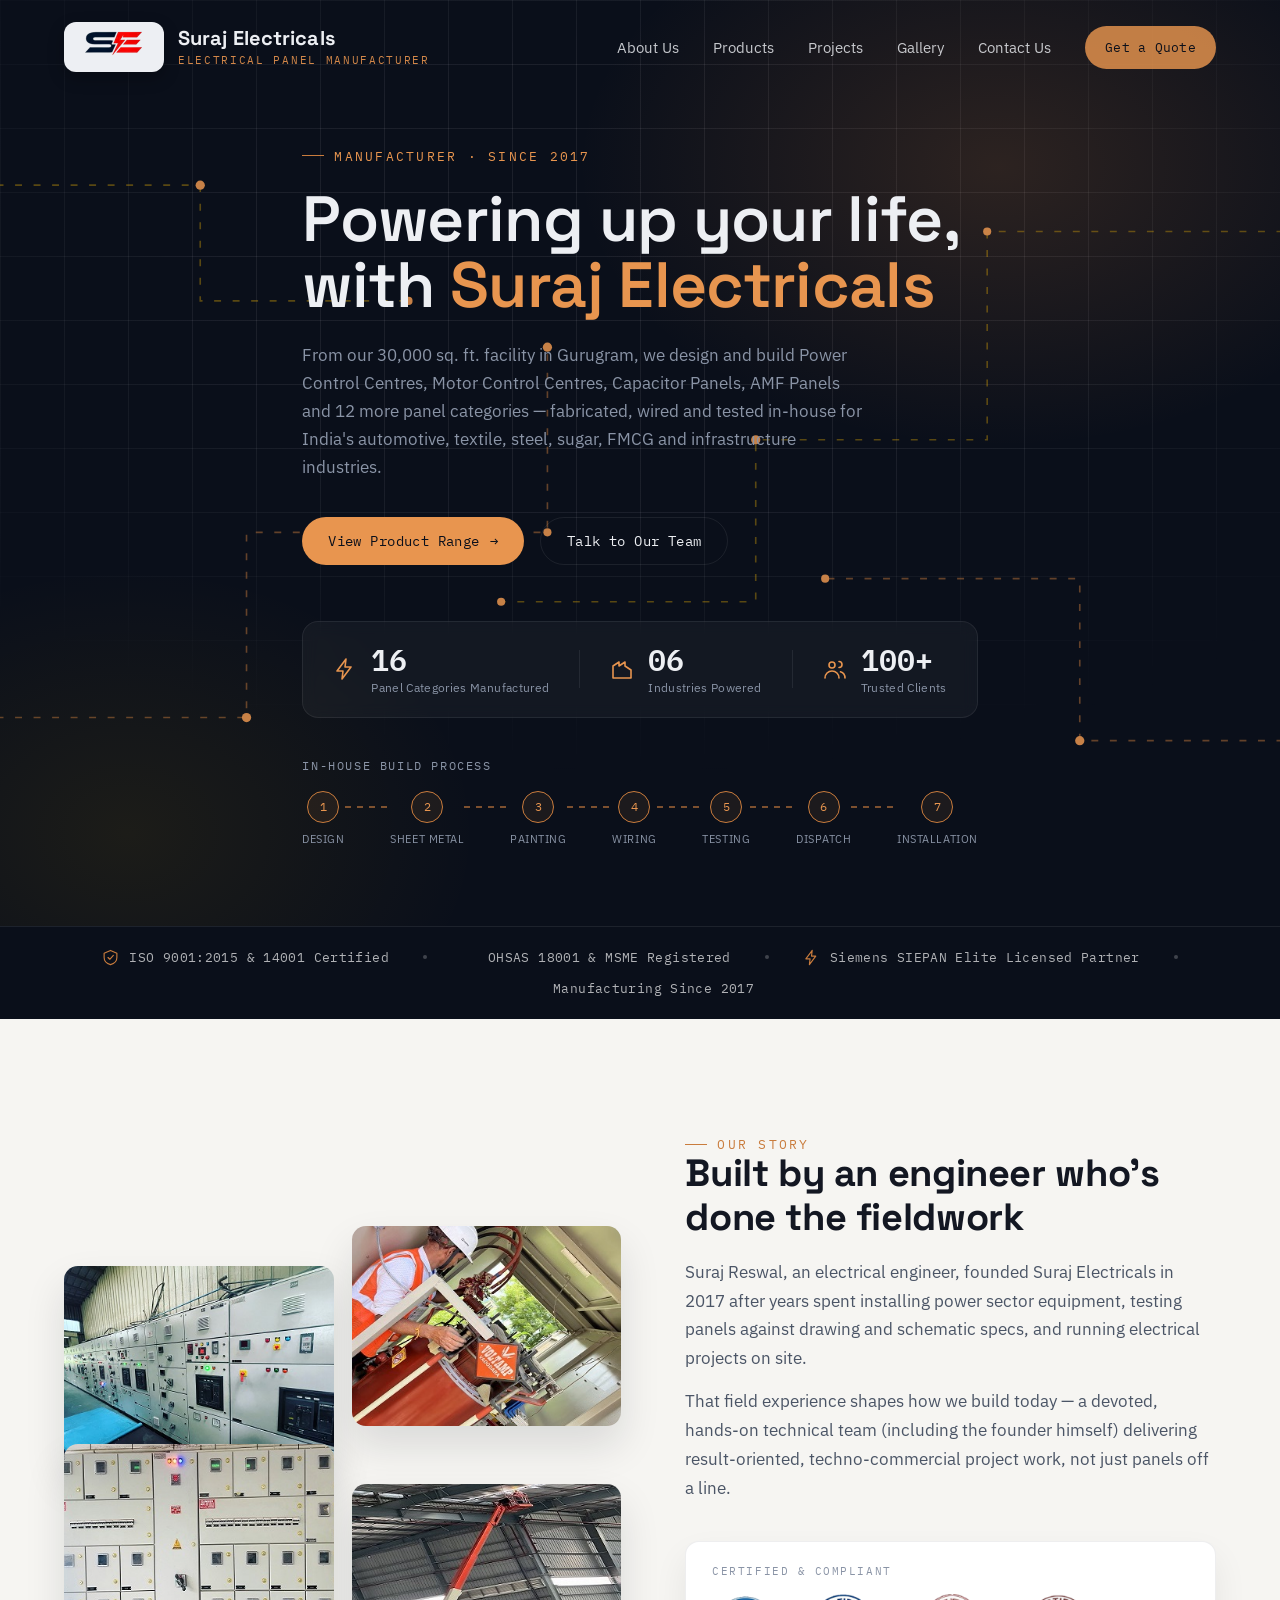
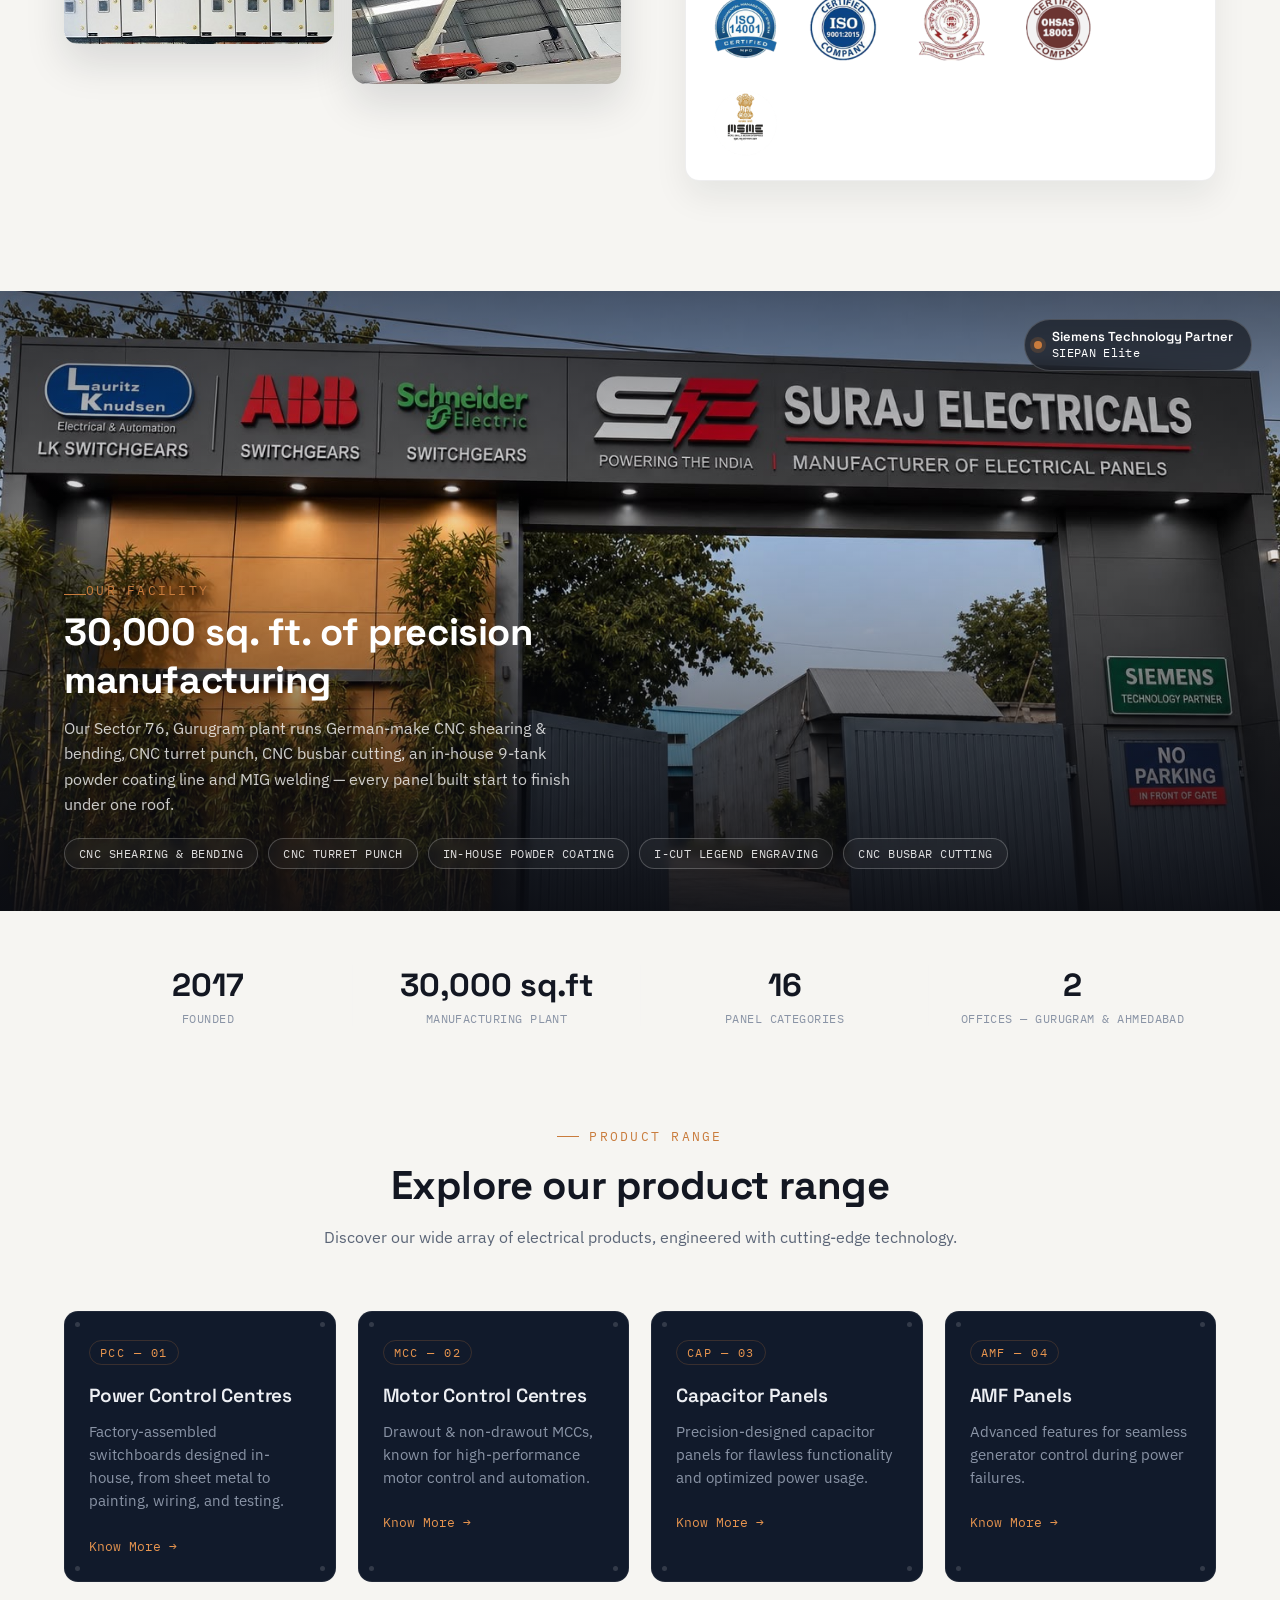
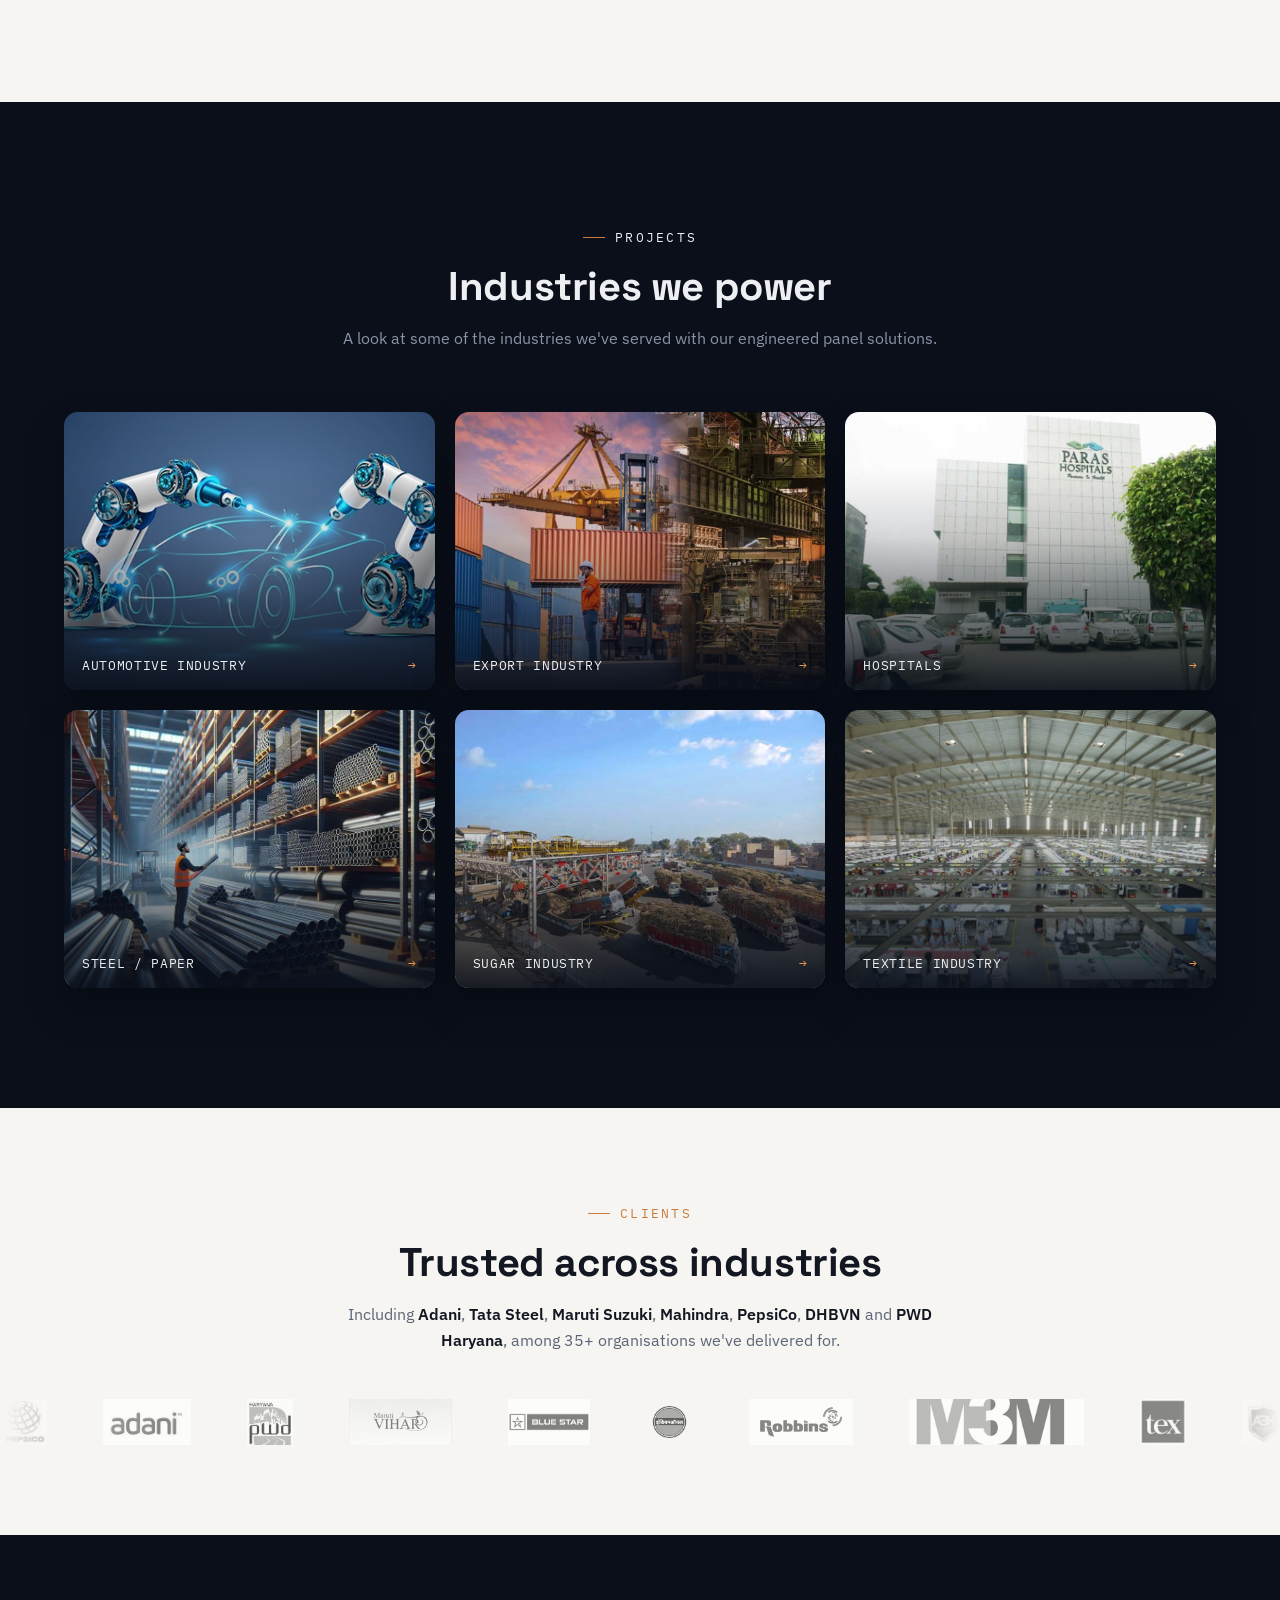
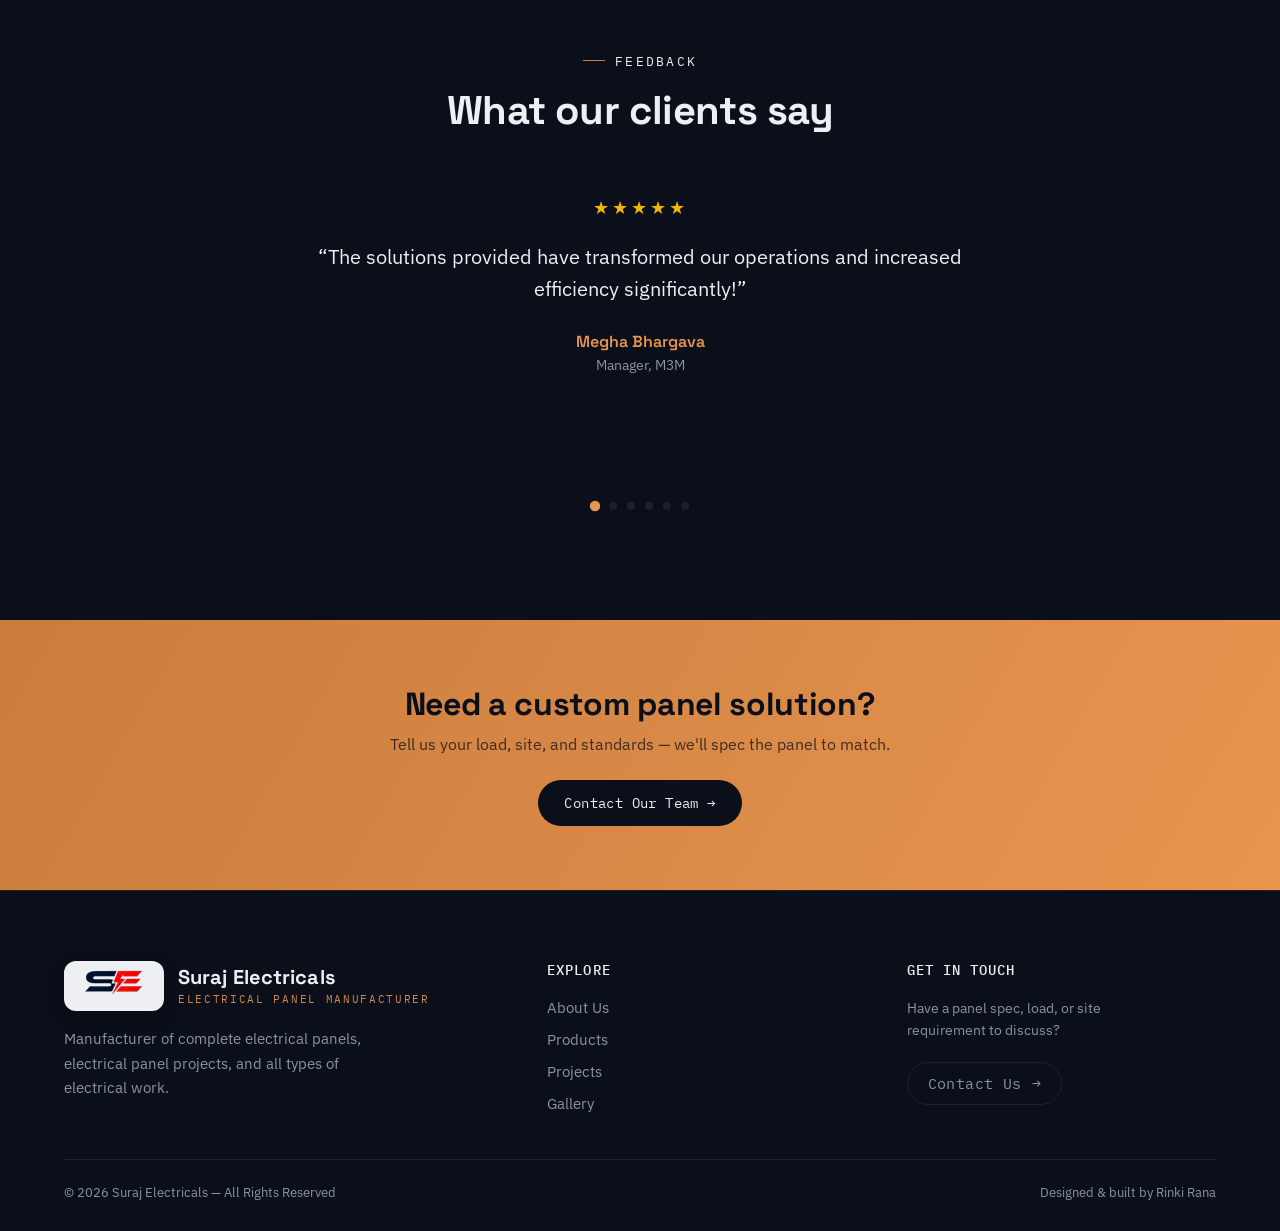
<file: index.html>
<!DOCTYPE html>
<html lang="en">
<head>
<meta charset="utf-8" />
<meta name="viewport" content="width=device-width, initial-scale=1.0" />
<meta name="description" content="Suraj Electricals — manufacturer of Power Control Centres, Motor Control Centres, Capacitor Panels and AMF Panels for Indian industry." />
<title>Suraj Electricals | Engineered Power Control Panels</title>

<link rel="preconnect" href="https://fonts.googleapis.com">
<link rel="preconnect" href="https://fonts.gstatic.com" crossorigin>
<link href="https://fonts.googleapis.com/css2?family=Space+Grotesk:wght@500;600;700&family=IBM+Plex+Sans:wght@400;500;600&family=IBM+Plex+Mono:wght@400;500&display=swap" rel="stylesheet">
<link href="css/modern.css" rel="stylesheet" />
<link href="css/home-extra.css" rel="stylesheet" />
</head>
<body>

<!-- ============ NAV ============ -->
<nav class="site-nav" id="siteNav">
  <div class="wrap">
    <a class="brand" href="index.html">
      <span class="brand-mark"><img src="images/SE-logo.png" alt="Suraj Electricals logo" /></span>
      <span class="brand-name">Suraj Electricals<small>Electrical Panel Manufacturer</small></span>
    </a>
    <ul class="nav-links" id="navLinks">
      <li><a href="about.html">About Us</a></li>
      <li><a href="products.html">Products</a></li>
      <li><a href="projects.html">Projects</a></li>
      <li><a href="gallery.html">Gallery</a></li>
      <li><a href="contact.html">Contact Us</a></li>
      <li><a class="nav-cta" href="contact.html">Get a Quote</a></li>
    </ul>
    <button class="nav-toggle" id="navToggle" aria-label="Toggle menu">
      <span></span><span></span><span></span>
    </button>
  </div>
</nav>

<!-- ============ HERO ============ -->
<header class="hero">
  <div class="hero-grid"></div>
  <div class="hero-glow"></div>

  <svg class="hero-circuit" viewBox="0 0 1200 800" preserveAspectRatio="xMidYMid slice" aria-hidden="true">
    <path class="trace" d="M -20 620 H 260 V 460 H 520 V 300" />
    <path class="trace alt" d="M 1220 200 H 900 V 380 H 700 V 520 H 480" />
    <path class="trace" d="M 1220 640 H 980 V 500 H 760" />
    <path class="trace alt" d="M -20 160 H 220 V 260 H 400" />
    <circle class="node pulse" cx="260" cy="620" r="4" />
    <circle class="node" cx="520" cy="460" r="3.5" />
    <circle class="node pulse" cx="520" cy="300" r="4" />
    <circle class="node" cx="900" cy="200" r="3.5" />
    <circle class="node pulse" cx="700" cy="380" r="4" />
    <circle class="node" cx="480" cy="520" r="3.5" />
    <circle class="node pulse" cx="980" cy="640" r="4" />
    <circle class="node" cx="760" cy="500" r="3.5" />
    <circle class="node pulse" cx="220" cy="160" r="4" />
    <circle class="node" cx="400" cy="260" r="3.5" />
  </svg>

  <div class="wrap">
    <div class="hero-content">
      <span class="eyebrow">Manufacturer · Since 2017</span>      
      <h1>Powering up your life,<br>with <em>Suraj Electricals</em></h1>
      <p class="hero-sub">From our 30,000 sq. ft. facility in Gurugram, we design and build Power Control Centres, Motor Control Centres, Capacitor Panels, AMF Panels and 12 more panel categories — fabricated, wired and tested in-house for India's automotive, textile, steel, sugar, FMCG and infrastructure industries.</p>
      <div class="hero-actions">
        <a class="btn btn-primary" href="products.html">View Product Range <span class="arrow">&rarr;</span></a>
        <a class="btn btn-ghost" href="contact.html">Talk to Our Team</a>
      </div>

      <div class="hero-readout">
        <div class="stat-block">
          <svg viewBox="0 0 24 24" fill="none"><path d="M13 2 4 14h6l-1 8 9-12h-6l1-8Z" stroke="currentColor" stroke-width="1.6" stroke-linejoin="round"/></svg>
          <div>
            <div class="stat-num" data-count="16" data-pad="2">00</div>
            <div class="stat-label">Panel Categories Manufactured</div>
          </div>
        </div>
        <span class="stat-div"></span>
        <div class="stat-block">
          <svg viewBox="0 0 24 24" fill="none"><path d="M3 21V9l6-4v4l6-4v4l6 4v8H3Z" stroke="currentColor" stroke-width="1.6" stroke-linejoin="round"/></svg>
          <div>
            <div class="stat-num" data-count="6" data-pad="2">00</div>
            <div class="stat-label">Industries Powered</div>
          </div>
        </div>
        <span class="stat-div"></span>
        <div class="stat-block">
          <svg viewBox="0 0 24 24" fill="none"><circle cx="9" cy="8" r="3" stroke="currentColor" stroke-width="1.6"/><path d="M2 21c0-3.9 3.1-7 7-7s7 3.1 7 7M16 4.5a3 3 0 0 1 0 6M22 21c0-3-2-5.5-4.5-6.3" stroke="currentColor" stroke-width="1.6" stroke-linecap="round"/></svg>
          <div>
            <div class="stat-num" data-count="100" data-suffix="+">00</div>
            <div class="stat-label">Trusted Clients</div>
          </div>
        </div>
      </div>

      <div class="build-flow">
        <span class="flow-label">In-house build process</span>
        <div class="flow-steps">
          <div class="flow-step"><span class="flow-dot">1</span><span>Design</span></div>
          <span class="flow-line"></span>
          <div class="flow-step"><span class="flow-dot">2</span><span>Sheet Metal</span></div>
          <span class="flow-line"></span>
          <div class="flow-step"><span class="flow-dot">3</span><span>Painting</span></div>
          <span class="flow-line"></span>
          <div class="flow-step"><span class="flow-dot">4</span><span>Wiring</span></div>
          <span class="flow-line"></span>
          <div class="flow-step"><span class="flow-dot">5</span><span>Testing</span></div>
          <span class="flow-line"></span>
          <div class="flow-step"><span class="flow-dot">6</span><span>Dispatch</span></div>
          <span class="flow-line"></span>
          <div class="flow-step"><span class="flow-dot">7</span><span>Installation</span></div>
        </div>
      </div>
    </div>
  </div>
</header>

<!-- ============ TRUST STRIP ============ -->
<section class="trust-strip">
  <div class="wrap">
    <div class="trust-row reveal">
      <span class="trust-item">
        <svg viewBox="0 0 24 24" fill="none"><path d="M12 2 3 6v6c0 5 3.8 8.7 9 10 5.2-1.3 9-5 9-10V6l-9-4Z" stroke="currentColor" stroke-width="1.6" stroke-linejoin="round"/><path d="m8.5 12 2.5 2.5L16 9" stroke="currentColor" stroke-width="1.6" stroke-linecap="round" stroke-linejoin="round"/></svg>
        ISO 9001:2015 &amp; 14001 Certified
      </span>
      <span class="trust-sep"></span>
      <span class="trust-item">
        <svg viewBox="0 0 24 24" fill="none"><path d="M12 22s7-7.2 7-12.4A7 7 0 0 0 5 9.6C5 14.8 12 22 12 22Z" stroke-width="1.6" stroke-linejoin="round"/><circle cx="12" cy="9.5" r="2.4" stroke-width="1.6"/></svg>
        OHSAS 18001 &amp; MSME Registered
      </span>
      <span class="trust-sep"></span>
      <span class="trust-item">
        <svg viewBox="0 0 24 24" fill="none"><path d="M13 2 4 14h6l-1 8 9-12h-6l1-8Z" stroke="currentColor" stroke-width="1.6" stroke-linejoin="round"/></svg>
        Siemens SIEPAN Elite Licensed Partner
      </span>
      <span class="trust-sep"></span>
      <span class="trust-item">
        <svg viewBox="0 0 24 24" fill="none"><rect x="3" y="4" width="18" height="16" rx="2" stroke-width="1.6"/><path d="M3 9h18M8 3v3M16 3v3" stroke-width="1.6" stroke-linecap="round"/></svg>
        Manufacturing Since 2017
      </span>
    </div>
  </div>
</section>

<!-- ============ ABOUT ============ -->
<section class="about">
  <div class="wrap">
    <div class="about-gallery reveal">
      <img class="g1" src="images/panel1.jpg" alt="Electrical panel 1" />
      <img class="g2" src="images/panel2.jpg" alt="Electrical panel 2" />
      <img class="g3" src="images/panel3.jpg" alt="Electrical panel 3" />
      <img class="g4" src="images/panel4.jpg" alt="Electrical panel 4" />
    </div>
    <div class="about-copy reveal">
      <span class="eyebrow" style="color:var(--copper)">Our Story</span>
      <h2>Built by an engineer who's done the fieldwork</h2>
      <p class="about-lead">Suraj Reswal, an electrical engineer, founded Suraj Electricals in 2017 after years spent installing power sector equipment, testing panels against drawing and schematic specs, and running electrical projects on site.</p>
      <p class="about-lead">That field experience shapes how we build today — a devoted, hands-on technical team (including the founder himself) delivering result-oriented, techno-commercial project work, not just panels off a line.</p>
      <div class="cert-plaque">
        <span class="eyebrow-mini">Certified &amp; Compliant</span>
        <div class="cert-row">
          <img src="images/c1.png" alt="ISO 14001 Certified" />
          <img src="images/c2.png" alt="ISO 9001:2015 Certified" />
          <img src="images/c3.png" alt="Certification seal" />
          <img src="images/c4.png" alt="OHSAS 18001 Certified" />
          <img src="images/c5.png" alt="MSME Registered" />
        </div>
      </div>
    </div>
  </div>
</section>

<!-- ============ FACILITY ============ -->
<section class="facility reveal">
  <div class="facility-media">
    <img src="images/facility-gate.jpg" alt="Suraj Electricals manufacturing facility entrance, Sector 76, Gurugram" />
  </div>
  <div class="siemens-ribbon">
    <span class="dot"></span>
    <span class="txt"><strong>Siemens Technology Partner</strong>SIEPAN Elite</span>
  </div>
  <div class="facility-content">
    <div class="wrap">
      <span class="eyebrow">Our Facility</span>
      <h2>30,000 sq. ft. of precision manufacturing</h2>
      <p>Our Sector 76, Gurugram plant runs German-make CNC shearing &amp; bending, CNC turret punch, CNC busbar cutting, an in-house 9-tank powder coating line and MIG welding &mdash; every panel built start to finish under one roof.</p>
      <div class="facility-tags">
        <span>CNC Shearing &amp; Bending</span>
        <span>CNC Turret Punch</span>
        <span>In-house Powder Coating</span>
        <span>i-Cut Legend Engraving</span>
        <span>CNC Busbar Cutting</span>
      </div>
    </div>
  </div>
</section>

<!-- ============ FACTS STRIP ============ -->
<section class="facts-strip">
  <div class="wrap">
    <div class="facts-grid reveal-stagger">
      <div class="fact">
        <div class="num">2017</div>
        <div class="lbl">Founded</div>
      </div>
      <div class="fact">
        <div class="num">30,000 sq.ft</div>
        <div class="lbl">Manufacturing Plant</div>
      </div>
      <div class="fact">
        <div class="num">16</div>
        <div class="lbl">Panel Categories</div>
      </div>
      <div class="fact">
        <div class="num">2</div>
        <div class="lbl">Offices &mdash; Gurugram &amp; Ahmedabad</div>
      </div>
    </div>
  </div>
</section>

<!-- ============ PRODUCTS ============ -->
<section class="products">
  <div class="wrap">
    <div class="section-head reveal">
      <span class="eyebrow" style="color:var(--copper)">Product Range</span>
      <h2>Explore our product range</h2>
      <p>Discover our wide array of electrical products, engineered with cutting-edge technology.</p>
    </div>

    <div class="product-grid reveal-stagger">
      <div class="product-card reveal">
        <span class="rivet tl"></span><span class="rivet tr"></span><span class="rivet bl"></span><span class="rivet br"></span>
        <span class="tag-code">PCC — 01</span>
        <h3>Power Control Centres</h3>
        <p>Factory-assembled switchboards designed in-house, from sheet metal to painting, wiring, and testing.</p>
        <a href="power-control-centres.html" class="card-link">Know More <span class="arrow">&rarr;</span></a>
      </div>
      <div class="product-card reveal">
        <span class="rivet tl"></span><span class="rivet tr"></span><span class="rivet bl"></span><span class="rivet br"></span>
        <span class="tag-code">MCC — 02</span>
        <h3>Motor Control Centres</h3>
        <p>Drawout &amp; non-drawout MCCs, known for high-performance motor control and automation.</p>
        <a href="motor-control-centres.html" class="card-link">Know More <span class="arrow">&rarr;</span></a>
      </div>
      <div class="product-card reveal">
        <span class="rivet tl"></span><span class="rivet tr"></span><span class="rivet bl"></span><span class="rivet br"></span>
        <span class="tag-code">CAP — 03</span>
        <h3>Capacitor Panels</h3>
        <p>Precision-designed capacitor panels for flawless functionality and optimized power usage.</p>
        <a href="capacitor-panels.html" class="card-link">Know More <span class="arrow">&rarr;</span></a>
      </div>
      <div class="product-card reveal">
        <span class="rivet tl"></span><span class="rivet tr"></span><span class="rivet bl"></span><span class="rivet br"></span>
        <span class="tag-code">AMF — 04</span>
        <h3>AMF Panels</h3>
        <p>Advanced features for seamless generator control during power failures.</p>
        <a href="amf-panels.html" class="card-link">Know More <span class="arrow">&rarr;</span></a>
      </div>
    </div>
  </div>
</section>

<!-- ============ INDUSTRIES / PROJECTS ============ -->
<section class="industries">
  <div class="wrap">
    <div class="section-head reveal">
      <span class="eyebrow">Projects</span>
      <h2>Industries we power</h2>
      <p>A look at some of the industries we've served with our engineered panel solutions.</p>
    </div>
    <div class="industry-grid reveal-stagger">
      <a class="industry-item reveal" href="projects.html">
        <img src="images/Project_AI.jpg" alt="Automotive Industry" />
        <span class="industry-caption">Automotive Industry <span class="arrow">&rarr;</span></span>
      </a>
      <a class="industry-item reveal" href="projects.html">
        <img src="images/Projects_EI.jpg" alt="Export Industry" />
        <span class="industry-caption">Export Industry <span class="arrow">&rarr;</span></span>
      </a>
      <a class="industry-item reveal" href="projects.html">
        <img src="images/Projects_H.jpg" alt="Hospitals" />
        <span class="industry-caption">Hospitals <span class="arrow">&rarr;</span></span>
      </a>
      <a class="industry-item reveal" href="projects.html">
        <img src="images/Projects_SI.jpg" alt="Steel / Paper Industry" />
        <span class="industry-caption">Steel / Paper <span class="arrow">&rarr;</span></span>
      </a>
      <a class="industry-item reveal" href="projects.html">
        <img src="images/Projects_SugarI.jpg" alt="Sugar Industry" />
        <span class="industry-caption">Sugar Industry <span class="arrow">&rarr;</span></span>
      </a>
      <a class="industry-item reveal" href="projects.html">
        <img src="images/Projects_Textile.jpg" alt="Textile Industry" />
        <span class="industry-caption">Textile Industry <span class="arrow">&rarr;</span></span>
      </a>
    </div>
  </div>
</section>

<!-- ============ CLIENTS MARQUEE ============ -->
<section class="clients">
  <div class="wrap">
    <div class="section-head reveal">
      <span class="eyebrow" style="color:var(--copper)">Clients</span>
      <h2>Trusted across industries</h2>
      <p class="clients-note">Including <strong>Adani</strong>, <strong>Tata Steel</strong>, <strong>Maruti Suzuki</strong>, <strong>Mahindra</strong>, <strong>PepsiCo</strong>, <strong>DHBVN</strong> and <strong>PWD Haryana</strong>, among 35+ organisations we've delivered for.</p>
    </div>
  </div>
  <div class="marquee">
    <div class="marquee-track" id="marqueeTrack">
      <!-- first pass -->
      <img src="images/clients/cl1.jpg" alt="Client 1" /><img src="images/clients/cl2.jpg" alt="Client 2" />
      <img src="images/clients/cl3.jpg" alt="Client 3" /><img src="images/clients/cl4.jpg" alt="Client 4" />
      <img src="images/clients/cl5.png" alt="Client 5" /><img src="images/clients/cl6.png" alt="Client 6" />
      <img src="images/clients/cl7.png" alt="Client 7" /><img src="images/clients/cl8.png" alt="Client 8" />
      <img src="images/clients/cl9.jpg" alt="Client 9" /><img src="images/clients/cl10.jpg" alt="Client 10" />
      <img src="images/clients/cl11.png" alt="Client 11" /><img src="images/clients/cl12.jpg" alt="Client 12" />
      <img src="images/clients/cl13.jpg" alt="Client 13" /><img src="images/clients/cl14.jpg" alt="Client 14" />
      <img src="images/clients/cl15.jpg" alt="Client 15" /><img src="images/clients/cl16.jpg" alt="Client 16" />
      <img src="images/clients/cl17.png" alt="Client 17" /><img src="images/clients/cl18.jpg" alt="Client 18" />
      <img src="images/clients/cl19.png" alt="Client 19" /><img src="images/clients/cl20.png" alt="Client 20" />
      <img src="images/clients/cl21.jpg" alt="Client 21" /><img src="images/clients/cl22.png" alt="Client 22" />
      <img src="images/clients/cl23.png" alt="Client 23" /><img src="images/clients/cl24.jpg" alt="Client 24" />
      <img src="images/clients/cl25.png" alt="Client 25" /><img src="images/clients/cl26.png" alt="Client 26" />
      <img src="images/clients/cl27.png" alt="Client 27" />
      <!-- duplicate pass for seamless loop -->
      <img src="images/clients/cl1.jpg" alt="" aria-hidden="true" /><img src="images/clients/cl2.jpg" alt="" aria-hidden="true" />
      <img src="images/clients/cl3.jpg" alt="" aria-hidden="true" /><img src="images/clients/cl4.jpg" alt="" aria-hidden="true" />
      <img src="images/clients/cl5.png" alt="" aria-hidden="true" /><img src="images/clients/cl6.png" alt="" aria-hidden="true" />
      <img src="images/clients/cl7.png" alt="" aria-hidden="true" /><img src="images/clients/cl8.png" alt="" aria-hidden="true" />
      <img src="images/clients/cl9.jpg" alt="" aria-hidden="true" /><img src="images/clients/cl10.jpg" alt="" aria-hidden="true" />
      <img src="images/clients/cl11.png" alt="" aria-hidden="true" /><img src="images/clients/cl12.jpg" alt="" aria-hidden="true" />
      <img src="images/clients/cl13.jpg" alt="" aria-hidden="true" /><img src="images/clients/cl14.jpg" alt="" aria-hidden="true" />
      <img src="images/clients/cl15.jpg" alt="" aria-hidden="true" /><img src="images/clients/cl16.jpg" alt="" aria-hidden="true" />
      <img src="images/clients/cl17.png" alt="" aria-hidden="true" /><img src="images/clients/cl18.jpg" alt="" aria-hidden="true" />
      <img src="images/clients/cl19.png" alt="" aria-hidden="true" /><img src="images/clients/cl20.png" alt="" aria-hidden="true" />
      <img src="images/clients/cl21.jpg" alt="" aria-hidden="true" /><img src="images/clients/cl22.png" alt="" aria-hidden="true" />
      <img src="images/clients/cl23.png" alt="" aria-hidden="true" /><img src="images/clients/cl24.jpg" alt="" aria-hidden="true" />
      <img src="images/clients/cl25.png" alt="" aria-hidden="true" /><img src="images/clients/cl26.png" alt="" aria-hidden="true" />
      <img src="images/clients/cl27.png" alt="" aria-hidden="true" />
    </div>
  </div>
</section>

<!-- ============ TESTIMONIALS ============ -->
<section class="testimonials">
  <div class="wrap">
    <div class="section-head reveal">
      <span class="eyebrow">Feedback</span>
      <h2>What our clients say</h2>
    </div>
    <div class="t-slider">
      <div class="t-slide active">
        <div class="t-stars">&#9733;&#9733;&#9733;&#9733;&#9733;</div>
        <p class="t-text">The solutions provided have transformed our operations and increased efficiency significantly!</p>
        <div class="t-name">Megha Bhargava</div>
        <div class="t-company">Manager, M3M</div>
      </div>
      <div class="t-slide">
        <div class="t-stars">&#9733;&#9733;&#9733;&#9733;&#9733;</div>
        <p class="t-text">Excellent service and support. We couldn't ask for a better partner!</p>
        <div class="t-name">Surendra Kajla</div>
        <div class="t-company">Operations Manager, Varindera Constructions Ltd.</div>
      </div>
      <div class="t-slide">
        <div class="t-stars">&#9733;&#9733;&#9733;&#9733;&#9733;</div>
        <p class="t-text">Their attention to detail and customer care is unparalleled!</p>
        <div class="t-name">Sanjay Singh</div>
        <div class="t-company">Production Manager, Hi-Tech Engineers</div>
      </div>
      <div class="t-slide">
        <div class="t-stars">&#9733;&#9733;&#9733;&#9733;&#9733;</div>
        <p class="t-text">The team is professional and delivers high-quality results on time!</p>
        <div class="t-name">Manoj Sharma</div>
        <div class="t-company">Manager, Adani Logistics</div>
      </div>
      <div class="t-slide">
        <div class="t-stars">&#9733;&#9733;&#9733;&#9733;&#9733;</div>
        <p class="t-text">Our collaboration has been fruitful and has driven our success!</p>
        <div class="t-name">Sushant Kumar</div>
        <div class="t-company">Operation Manager, Shahi Exports</div>
      </div>
      <div class="t-slide">
        <div class="t-stars">&#9733;&#9733;&#9733;&#9733;&#9733;</div>
        <p class="t-text">They truly understand our needs and provide excellent solutions!</p>
        <div class="t-name">Saurabh Agarwal</div>
        <div class="t-company">Manager, Pepsico Ltd</div>
      </div>
    </div>
    <div class="t-dots"></div>
  </div>
</section>

<!-- ============ CTA BAND ============ -->
<section class="cta-band">
  <div class="wrap">
    <h2>Need a custom panel solution?</h2>
    <p>Tell us your load, site, and standards — we'll spec the panel to match.</p>
    <a class="btn btn-primary" href="contact.html">Contact Our Team &rarr;</a>
  </div>
</section>

<!-- ============ FOOTER ============ -->
<footer class="site-footer">
  <div class="wrap">
    <div class="footer-grid">
      <div class="footer-brand">
        <a class="brand" href="index.html">
          <span class="brand-mark"><img src="images/SE-logo.png" alt="Suraj Electricals logo" /></span>
          <span class="brand-name">Suraj Electricals<small>Electrical Panel Manufacturer</small></span>
        </a>
        <p>Manufacturer of complete electrical panels, electrical panel projects, and all types of electrical work.</p>
      </div>
      <div class="footer-col">
        <h4>Explore</h4>
        <ul>
          <li><a href="about.html">About Us</a></li>
          <li><a href="products.html">Products</a></li>
          <li><a href="projects.html">Projects</a></li>
          <li><a href="gallery.html">Gallery</a></li>
        </ul>
      </div>
      <div class="footer-col footer-cta-col">
        <h4>Get in Touch</h4>
        <p>Have a panel spec, load, or site requirement to discuss?</p>
        <a class="btn btn-ghost footer-cta-btn" href="contact.html">Contact Us <span class="arrow">&rarr;</span></a>
      </div>
    </div>
    <div class="footer-bottom">
      <span>&copy; <span id="year"></span> Suraj Electricals — All Rights Reserved</span>
      
      <span>Designed &amp; built by <a href="https://github.com/rinkirajput" target="_blank" rel="noopener">Rinki Rana</a></span>
    </div>
  </div>
  <button id="backToTop" class="back-to-top" aria-label="Back to top">
    <svg viewBox="0 0 24 24" fill="none"><path d="M12 19V5M5 12l7-7 7 7" stroke="currentColor" stroke-width="2" stroke-linecap="round" stroke-linejoin="round"/></svg>
  </button>
</footer>

<script>document.getElementById('year').textContent = new Date().getFullYear();</script>
<script src="js/modern.js"></script>
</body>
</html>
</file>
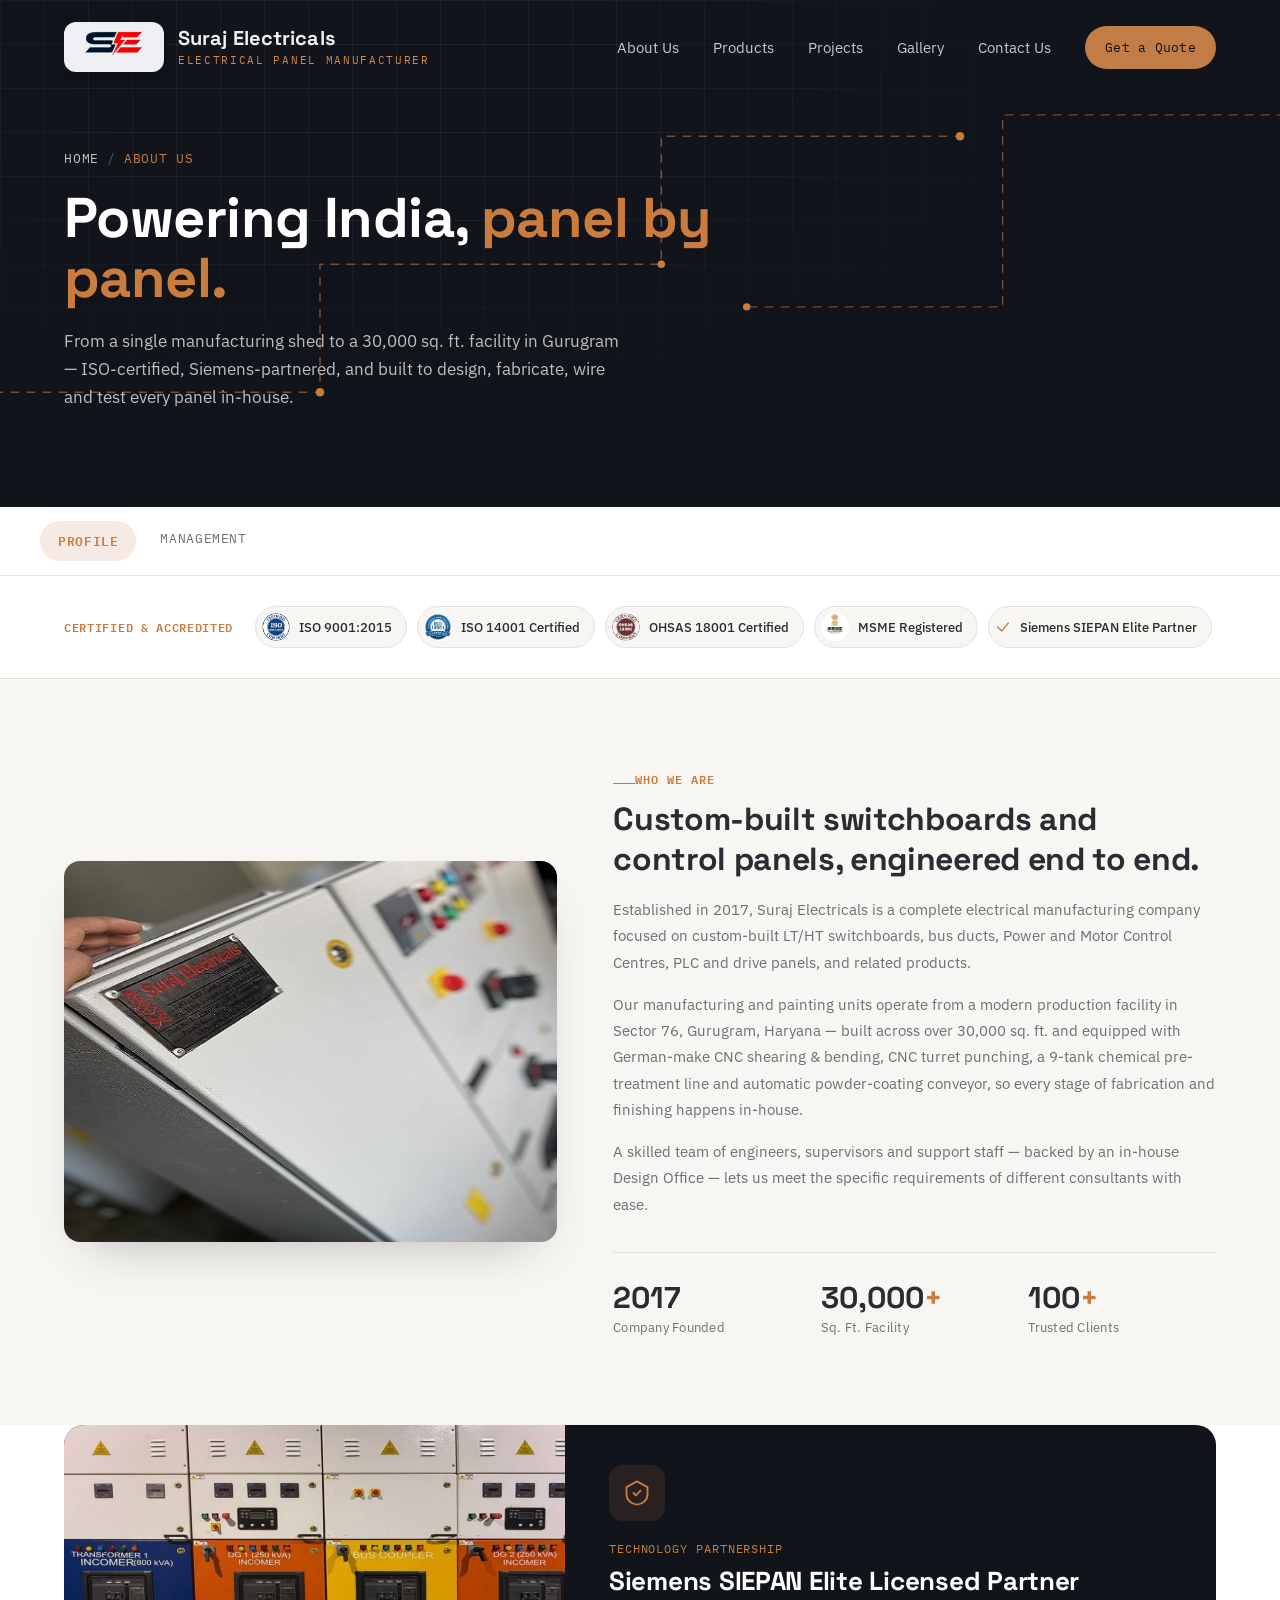
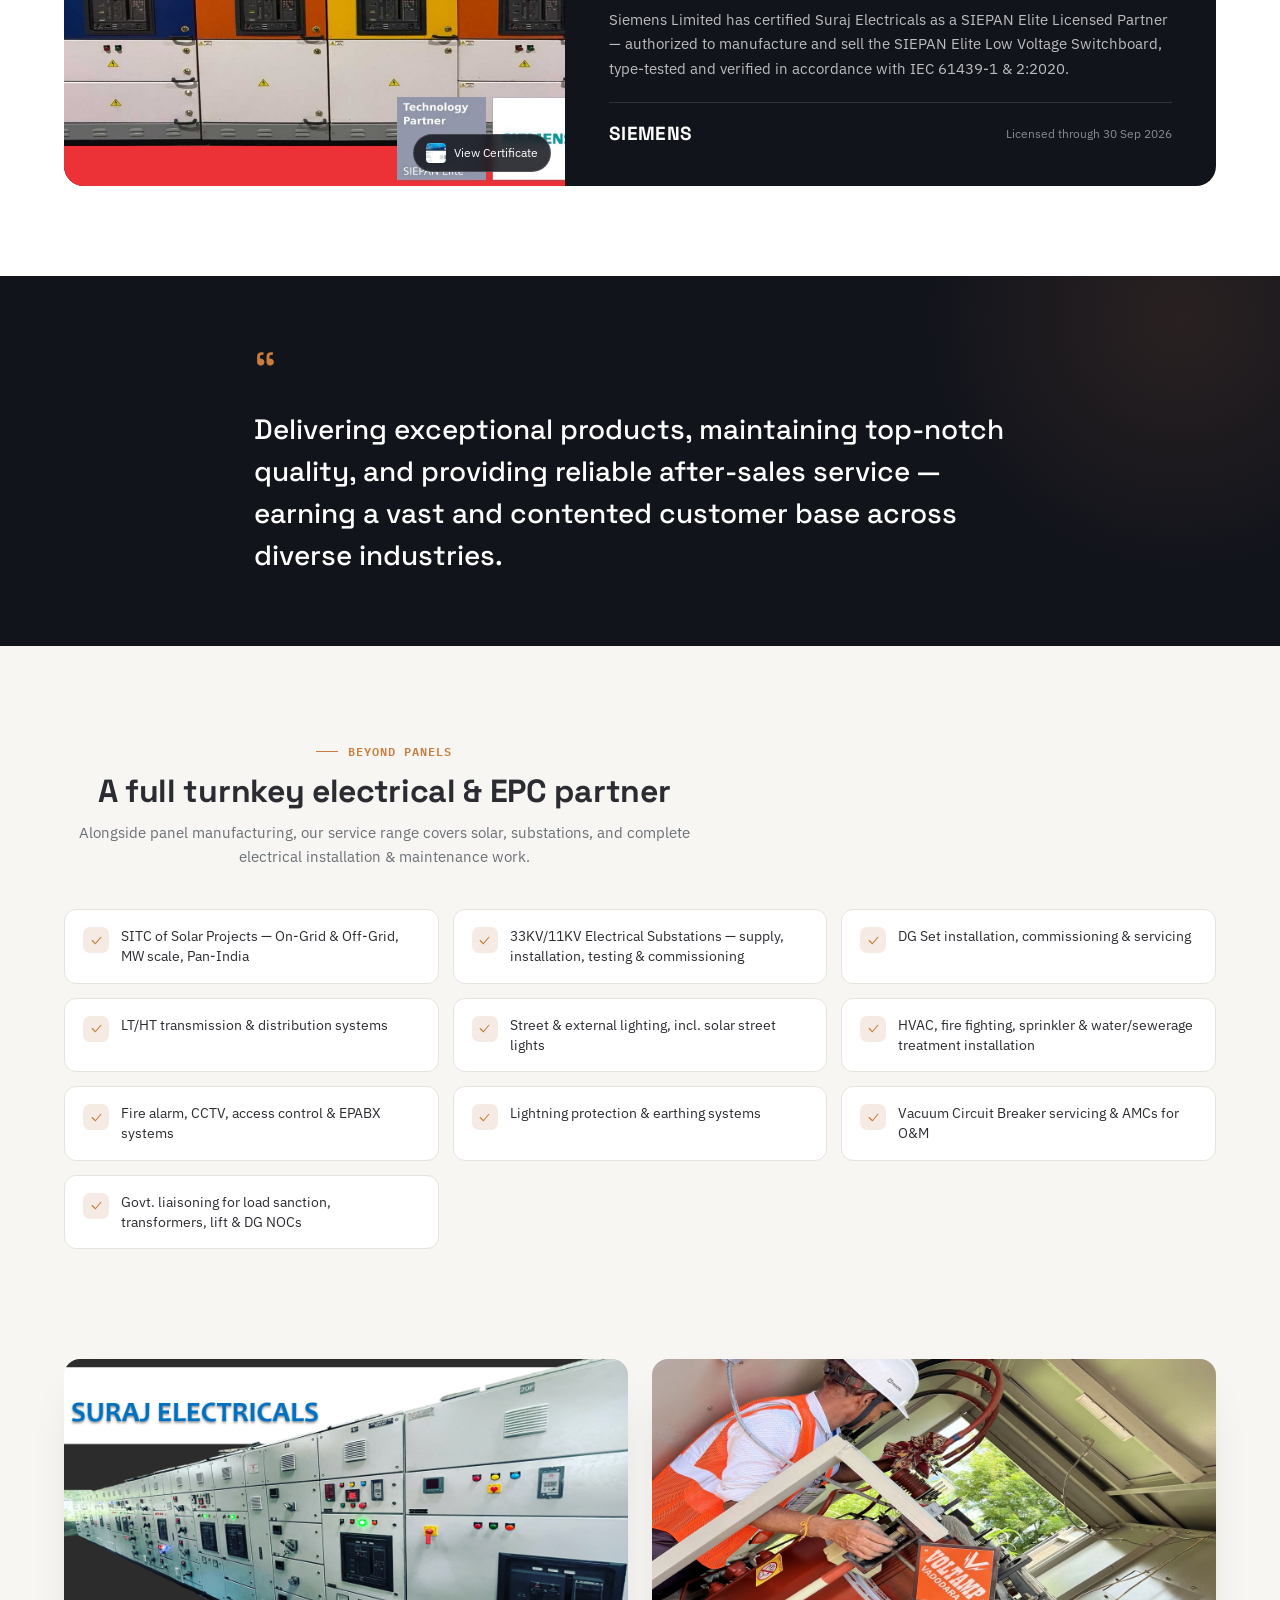
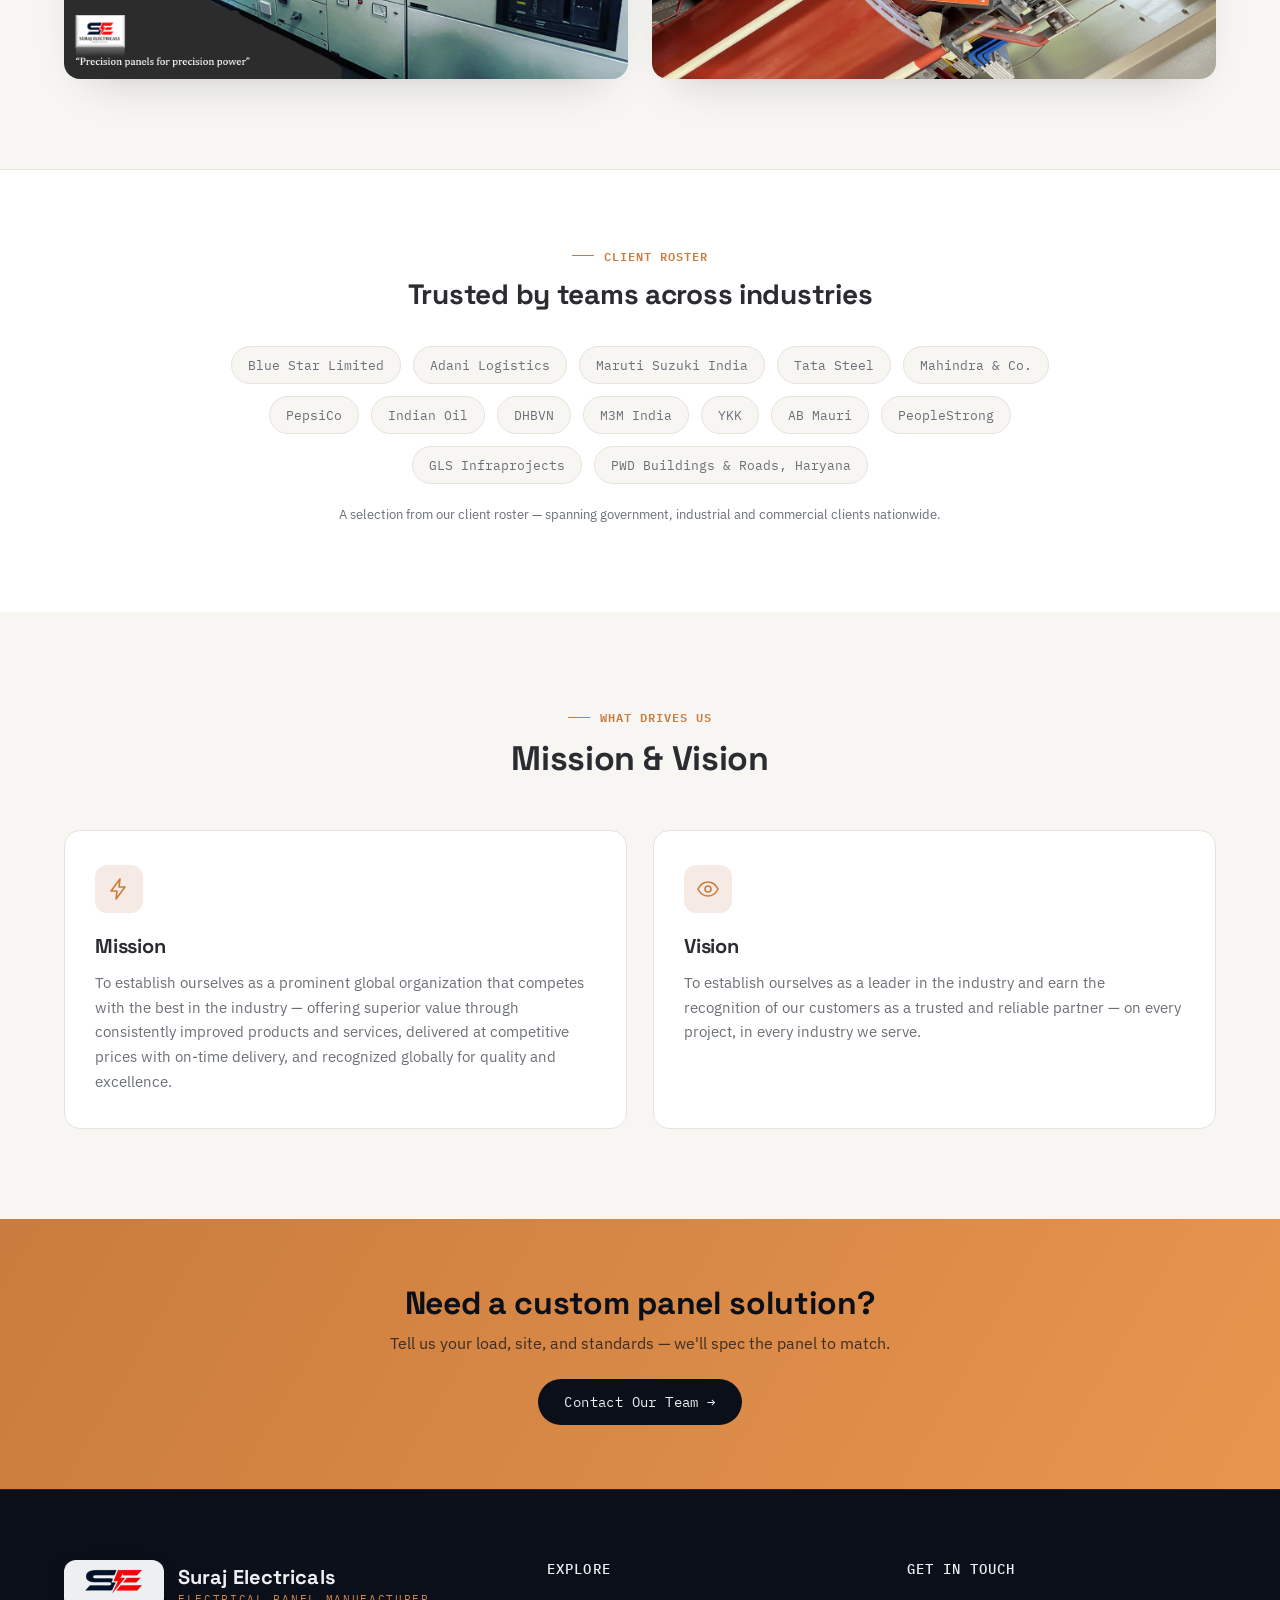
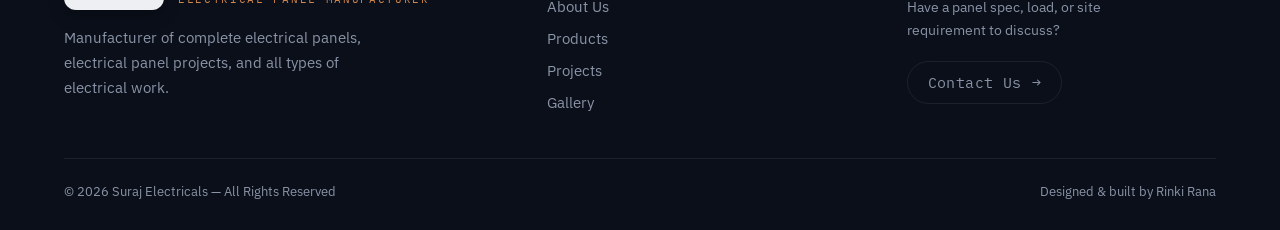
<file: about.html>
<!DOCTYPE html>
<html lang="en">
<head>
<meta charset="utf-8" />
<meta name="viewport" content="width=device-width, initial-scale=1.0" />
<meta name="description" content="About Suraj Electricals — ISO 9001:2015, ISO 14001 &amp; OHSAS 18001 certified electrical panel manufacturer, and a Siemens SIEPAN Elite Licensed Partner, building panels in Gurugram since 2017." />
<meta name="author" content="Suraj Electricals" />
<title>About Us — Profile | Suraj Electricals</title>

<link rel="preconnect" href="https://fonts.googleapis.com">
<link rel="preconnect" href="https://fonts.gstatic.com" crossorigin>
<link href="https://fonts.googleapis.com/css2?family=Space+Grotesk:wght@500;600;700&family=IBM+Plex+Sans:wght@400;500;600&family=IBM+Plex+Mono:wght@400;500&display=swap" rel="stylesheet">
<link href="css/modern.css" rel="stylesheet" />

<style>
  /* ===== About page — scoped extension of the modern.css system ===== */
  .about-page{
    --c-ink:#12141c;
    --c-copper:var(--copper, #b8703f);
    --c-copper-soft:rgba(184,112,63,.14);
    --c-paper:#ffffff;
    --c-bg:#f7f6f3;
    --c-line:#e6e3dc;
    --c-text:#2b2c31;
    --c-muted:#6b6f76;
  }

  /* ---- Page hero (shared pattern) ---- */
  .page-hero{position:relative; overflow:hidden; background:var(--c-ink); padding:150px 0 96px; color:#fff;}
  .page-hero .wrap{position:relative; z-index:2;}
  .page-hero-grid{
    position:absolute; inset:0;
    background-image:linear-gradient(rgba(255,255,255,.05) 1px, transparent 1px), linear-gradient(90deg, rgba(255,255,255,.05) 1px, transparent 1px);
    background-size:44px 44px;
    -webkit-mask-image:radial-gradient(ellipse 70% 80% at 30% 20%, #000 30%, transparent 75%);
    mask-image:radial-gradient(ellipse 70% 80% at 30% 20%, #000 30%, transparent 75%);
  }
  .page-hero svg.trace-line{position:absolute; inset:0; width:100%; height:100%; pointer-events:none;}
  .page-hero svg.trace-line path{fill:none; stroke:var(--c-copper); stroke-width:1.4; opacity:.55; stroke-dasharray:8 7; animation:dashFlow 5s linear infinite;}
  .page-hero svg.trace-line circle{fill:var(--c-copper); animation:nodePulse 2.6s ease-in-out infinite;}
  @keyframes dashFlow{to{stroke-dashoffset:-150;}}
  @keyframes nodePulse{0%,100%{opacity:.4; r:3;} 50%{opacity:1; r:5;}}

  .crumb{font-family:'IBM Plex Mono', monospace; font-size:12.5px; letter-spacing:.06em; text-transform:uppercase; color:rgba(255,255,255,.55); display:flex; align-items:center; gap:8px; margin-bottom:22px; opacity:0; animation:fadeUp .7s ease forwards;}
  .crumb a{color:rgba(255,255,255,.75); text-decoration:none;}
  .crumb a:hover{color:var(--c-copper);}
  .crumb span.sep{color:rgba(255,255,255,.3);}
  .crumb span.here{color:var(--c-copper);}

  .page-hero h1{font-family:'Space Grotesk', sans-serif; font-weight:700; font-size:clamp(34px, 5vw, 56px); line-height:1.08; margin:0 0 18px; max-width:680px; opacity:0; animation:fadeUp .8s ease .12s forwards;}
  .page-hero h1 em{font-style:normal; color:var(--c-copper);}
  .page-hero .lead{font-size:17px; line-height:1.65; color:rgba(255,255,255,.72); max-width:560px; margin:0; opacity:0; animation:fadeUp .8s ease .24s forwards;}
  @keyframes fadeUp{from{opacity:0; transform:translateY(16px);} to{opacity:1; transform:translateY(0);}}

  /* ---- Sub-nav tabs ---- */
  .subnav{background:var(--c-paper); border-bottom:1px solid var(--c-line); position:relative; z-index:4;}
  .subnav .wrap{display:flex; gap:6px; padding:14px 0;}
  .subnav a{
    font-family:'IBM Plex Mono', monospace; font-size:12.5px; letter-spacing:.05em; text-transform:uppercase;
    color:var(--c-muted); text-decoration:none; padding:9px 18px; border-radius:999px;
    transition:color .2s ease, background .2s ease;
  }
  .subnav a:hover{color:var(--c-text);}
  .subnav a.active{background:var(--c-copper-soft); color:var(--c-copper); font-weight:600;}

  /* ---- Certification strip ---- */
  .cert-strip{background:var(--c-paper); padding:30px 0; border-bottom:1px solid var(--c-line);}
  .cert-strip .wrap{display:flex; align-items:center; gap:22px; flex-wrap:wrap;}
  .cert-strip .cert-label{font-family:'IBM Plex Mono', monospace; font-size:11.5px; letter-spacing:.06em; text-transform:uppercase; color:var(--c-copper); font-weight:600; flex:none;}
  .cert-chips{display:flex; gap:10px; flex-wrap:wrap; flex:1;}
  .cert-chip{
    display:inline-flex; align-items:center; gap:9px;
    font-size:12.5px; font-weight:500; color:var(--c-text); background:var(--c-bg); border:1px solid var(--c-line);
    padding:6px 14px 6px 6px; border-radius:999px; white-space:nowrap;
  }
  .cert-chip img{width:28px; height:28px; border-radius:50%; object-fit:contain; flex:none; background:#fff;}

  /* ---- Story split ---- */
  .story{background:var(--c-bg); padding:90px 0;}
  .story-grid{display:grid; grid-template-columns:.9fr 1.1fr; gap:56px; align-items:center;}
  .story-media{position:relative; border-radius:16px; overflow:hidden; box-shadow:0 24px 50px -26px rgba(18,20,28,.3); opacity:0; transform:translateY(24px); transition:opacity .6s ease, transform .6s ease;}
  .story-media.in-view{opacity:1; transform:translateY(0);}
  .story-media img{display:block; width:100%; height:100%; object-fit:cover;}
  .story-copy .eyebrow{font-family:'IBM Plex Mono', monospace; font-size:12px; letter-spacing:.08em; text-transform:uppercase; color:var(--c-copper); font-weight:600; display:block; margin-bottom:10px;}
  .story-copy h2{font-family:'Space Grotesk', sans-serif; font-size:clamp(24px,3vw,32px); line-height:1.25; margin:0 0 18px; color:var(--c-text);}
  .story-copy p{color:var(--c-muted); font-size:15px; line-height:1.75; margin:0 0 16px;}

  .stat-strip{display:grid; grid-template-columns:repeat(3,1fr); gap:20px; margin-top:34px; padding-top:30px; border-top:1px solid var(--c-line);}
  .stat-strip .stat-num{font-family:'Space Grotesk', sans-serif; font-weight:700; font-size:30px; color:var(--c-text); line-height:1;}
  .stat-strip .stat-num span{color:var(--c-copper);}
  .stat-strip .stat-label{font-size:12.5px; color:var(--c-muted); margin-top:6px; letter-spacing:.02em;}

  /* ---- Siemens spotlight ---- */
  .siemens-section{background:var(--c-paper); padding:0 0 90px;}
  .siemens-card{
    position:relative; display:grid; grid-template-columns:1fr 1.3fr; align-items:stretch; gap:0;
    background:var(--c-ink); color:#fff; border-radius:20px;
    overflow:hidden;
    opacity:0; transform:translateY(24px); transition:opacity .6s ease, transform .6s ease;
  }
  .siemens-card.in-view{opacity:1; transform:translateY(0);}
  .siemens-card::before{
    content:""; position:absolute; width:460px; height:460px; border-radius:50%;
    background:radial-gradient(circle, var(--c-copper-soft), transparent 70%);
    top:-200px; left:-140px; pointer-events:none; z-index:1;
  }
  .siemens-visual{position:relative; min-height:280px;}
  .siemens-visual img{width:100%; height:100%; object-fit:cover; display:block;}
  .siemens-visual .siemens-cert-tab{
    position:absolute; right:14px; bottom:14px; display:flex; align-items:center; gap:8px;
    background:rgba(18,20,28,.85); backdrop-filter:blur(4px); color:#fff; font-size:11.5px;
    padding:8px 12px; border-radius:999px; text-decoration:none; border:1px solid rgba(255,255,255,.15);
    transition:background .2s ease;
  }
  .siemens-visual .siemens-cert-tab:hover{background:var(--c-copper);}
  .siemens-visual .siemens-cert-tab img{width:20px; height:20px; border-radius:4px; object-fit:cover;}
  .siemens-body{position:relative; z-index:2; padding:40px 44px; display:flex; flex-direction:column; justify-content:center;}
  .siemens-badge{
    width:56px; height:56px; border-radius:14px; flex:none; margin-bottom:20px;
    background:var(--c-copper-soft); display:flex; align-items:center; justify-content:center;
  }
  .siemens-badge svg{width:28px; height:28px; stroke:var(--c-copper);}
  .siemens-copy .s-tag{font-family:'IBM Plex Mono', monospace; font-size:11.5px; letter-spacing:.08em; text-transform:uppercase; color:var(--c-copper); display:block; margin-bottom:8px;}
  .siemens-copy h3{font-family:'Space Grotesk', sans-serif; font-size:clamp(20px,2.4vw,26px); margin:0 0 10px;}
  .siemens-copy p{color:rgba(255,255,255,.72); font-size:14.5px; line-height:1.7; margin:0 0 20px; max-width:560px;}
  .siemens-meta{display:flex; align-items:center; justify-content:space-between; flex-wrap:wrap; gap:14px; padding-top:18px; border-top:1px solid rgba(255,255,255,.12);}
  .siemens-meta .s-wordmark{font-family:'Space Grotesk', sans-serif; font-weight:700; font-size:19px; letter-spacing:.02em; color:#fff;}
  .siemens-meta .s-valid{font-size:11.5px; color:rgba(255,255,255,.5);}

  /* ---- Callout band ---- */
  .callout-band{background:var(--c-ink); color:#fff; padding:70px 0; position:relative; overflow:hidden;}
  .callout-band::before{
    content:""; position:absolute; width:520px; height:520px; border-radius:50%;
    background:radial-gradient(circle, var(--c-copper-soft), transparent 70%);
    top:-220px; right:-160px;
  }
  .callout-band .wrap{position:relative; z-index:2; max-width:820px;}
  .callout-band .quote-mark{font-family:'Space Grotesk', sans-serif; font-size:54px; color:var(--c-copper); line-height:1; margin-bottom:8px; opacity:0; transition:opacity .6s ease;}
  .callout-band p{font-family:'Space Grotesk', sans-serif; font-size:clamp(20px,2.6vw,28px); line-height:1.5; font-weight:500; margin:0; opacity:0; transform:translateY(16px); transition:opacity .7s ease, transform .7s ease;}
  .callout-band.in-view .quote-mark, .callout-band.in-view p{opacity:1; transform:translateY(0);}

  /* ---- Service range ---- */
  .services{background:var(--c-bg); padding:90px 0;}
  .services .section-head{max-width:640px; margin:0 0 40px;}
  .services .eyebrow{font-family:'IBM Plex Mono', monospace; font-size:12px; letter-spacing:.08em; text-transform:uppercase; color:var(--c-copper); font-weight:600;}
  .services h2{font-family:'Space Grotesk', sans-serif; font-size:clamp(24px,3vw,32px); margin:10px 0 10px; color:var(--c-text);}
  .services .section-head p{color:var(--c-muted); font-size:14.5px; margin:0; line-height:1.65;}
  .service-grid{display:grid; grid-template-columns:repeat(3, 1fr); gap:14px;}
  .service-item{
    display:flex; align-items:flex-start; gap:12px; padding:16px 18px;
    background:var(--c-paper); border:1px solid var(--c-line); border-radius:12px;
    font-size:13.5px; color:var(--c-text); line-height:1.5;
    opacity:0; transform:translateY(14px); transition:opacity .5s ease, transform .5s ease, border-color .2s ease;
  }
  .service-item.in-view{opacity:1; transform:translateY(0);}
  .service-item:hover{border-color:var(--c-copper);}
  .service-item .s-ico{width:26px; height:26px; border-radius:7px; background:var(--c-copper-soft); display:flex; align-items:center; justify-content:center; flex:none; margin-top:1px;}
  .service-item .s-ico svg{width:13px; height:13px; stroke:var(--c-copper);}

  /* ---- Duo gallery ---- */
  .duo-gallery{background:var(--c-bg); padding:20px 0 90px;}
  .duo-grid{display:grid; grid-template-columns:1fr 1fr; gap:24px;}
  .duo-item{border-radius:16px; overflow:hidden; box-shadow:0 20px 46px -26px rgba(18,20,28,.25); opacity:0; transform:translateY(24px); transition:opacity .6s ease, transform .6s ease;}
  .duo-item.in-view{opacity:1; transform:translateY(0);}
  .duo-item img{display:block; width:100%; height:320px; object-fit:cover; transition:transform .5s ease;}
  .duo-item:hover img{transform:scale(1.05);}

  /* ---- Trusted clients ---- */
  .trusted{background:var(--c-paper); padding:70px 0 90px; border-top:1px solid var(--c-line);}
  .trusted .section-head{text-align:center; max-width:600px; margin:0 auto 34px;}
  .trusted .eyebrow{font-family:'IBM Plex Mono', monospace; font-size:12px; letter-spacing:.08em; text-transform:uppercase; color:var(--c-copper); font-weight:600;}
  .trusted h2{font-family:'Space Grotesk', sans-serif; font-size:clamp(22px,2.6vw,28px); margin:10px 0 0; color:var(--c-text);}
  .trusted-grid{display:flex; flex-wrap:wrap; justify-content:center; gap:12px; max-width:900px; margin:0 auto;}
  .trusted-badge{
    font-family:'IBM Plex Mono', monospace; font-size:12.5px; color:var(--c-muted);
    background:var(--c-bg); border:1px solid var(--c-line); padding:10px 16px; border-radius:999px;
    opacity:0; transform:translateY(10px); transition:opacity .45s ease, transform .45s ease, border-color .2s ease, color .2s ease;
  }
  .trusted-badge.in-view{opacity:1; transform:translateY(0);}
  .trusted-badge:hover{border-color:var(--c-copper); color:var(--c-copper);}
  .trusted-note{text-align:center; font-size:12.5px; color:var(--c-muted); margin-top:22px;}

  /* ---- Mission / Vision ---- */
  .mv{background:var(--c-bg); padding:90px 0;}
  .mv .section-head{text-align:center; max-width:600px; margin:0 auto 50px;}
  .mv .section-head .eyebrow{font-family:'IBM Plex Mono', monospace; font-size:12px; letter-spacing:.08em; text-transform:uppercase; color:var(--c-copper); font-weight:600;}
  .mv .section-head h2{font-family:'Space Grotesk', sans-serif; font-size:clamp(26px,3vw,34px); margin:10px 0 0; color:var(--c-text);}
  .mv-grid{display:grid; grid-template-columns:1fr 1fr; gap:26px;}
  .mv-card{position:relative; background:var(--c-paper); border:1px solid var(--c-line); border-radius:16px; padding:34px 30px; opacity:0; transform:translateY(24px); transition:opacity .6s ease, transform .6s ease, box-shadow .3s ease;}
  .mv-card.in-view{opacity:1; transform:translateY(0);}
  .mv-card:hover{box-shadow:0 20px 40px -24px rgba(18,20,28,.3);}
  .mv-icon{width:48px; height:48px; border-radius:12px; background:var(--c-copper-soft); display:flex; align-items:center; justify-content:center; margin-bottom:20px;}
  .mv-icon svg{width:24px; height:24px; stroke:var(--c-copper);}
  .mv-card h3{font-family:'Space Grotesk', sans-serif; font-size:20px; margin:0 0 12px; color:var(--c-text);}
  .mv-card p{color:var(--c-muted); font-size:14.5px; line-height:1.7; margin:0;}

  @media (max-width: 900px){
    .page-hero{padding:130px 0 80px;}
    .story-grid{grid-template-columns:1fr; gap:36px;}
    .stat-strip{grid-template-columns:1fr 1fr;}
    .duo-grid, .mv-grid, .service-grid{grid-template-columns:1fr;}
    .subnav .wrap{overflow-x:auto; -webkit-overflow-scrolling:touch;}
    .siemens-card{grid-template-columns:1fr; text-align:left;}
    .siemens-visual{min-height:200px;}
    .siemens-body{padding:28px 26px;}
  }

  @media (prefers-reduced-motion: reduce){
    .page-hero svg.trace-line path, .page-hero svg.trace-line circle,
    .crumb, .page-hero h1, .page-hero .lead,
    .story-media, .duo-item, .mv-card, .callout-band .quote-mark, .callout-band p,
    .siemens-card, .service-item, .trusted-badge{
      animation:none !important; opacity:1 !important; transform:none !important;
    }
  }
</style>
</head>
<body class="about-page">

<!-- ============ NAV ============ -->
<nav class="site-nav" id="siteNav">
  <div class="wrap">
    <a class="brand" href="index.html">
      <span class="brand-mark"><img src="images/SE-logo.png" alt="Suraj Electricals logo" /></span>
      <span class="brand-name">Suraj Electricals<small>Electrical Panel Manufacturer</small></span>
    </a>
    <ul class="nav-links" id="navLinks">
      <li class="active"><a href="about.html">About Us</a></li>
      <li><a href="products.html">Products</a></li>
      <li><a href="projects.html">Projects</a></li>
      <li><a href="gallery.html">Gallery</a></li>
      <li><a href="contact.html">Contact Us</a></li>
      <li><a class="nav-cta" href="contact.html">Get a Quote</a></li>
    </ul>
    <button class="nav-toggle" id="navToggle" aria-label="Toggle menu">
      <span></span><span></span><span></span>
    </button>
  </div>
</nav>

<!-- ============ PAGE HERO ============ -->
<header class="page-hero">
  <div class="page-hero-grid"></div>
  <svg class="trace-line" viewBox="0 0 1200 500" preserveAspectRatio="xMidYMid slice" aria-hidden="true">
    <path d="M -20 380 H 300 V 260 H 620 V 140 H 900" />
    <path d="M 1220 120 H 940 V 300 H 700" />
    <circle cx="300" cy="380" r="4" />
    <circle cx="620" cy="260" r="3.5" />
    <circle cx="900" cy="140" r="4" />
    <circle cx="700" cy="300" r="3.5" />
  </svg>
  <div class="wrap">
    <div class="crumb"><a href="index.html">Home</a><span class="sep">/</span><span class="here">About Us</span></div>
    <h1>Powering India, <em>panel by panel.</em></h1>
    <p class="lead">From a single manufacturing shed to a 30,000 sq. ft. facility in Gurugram — ISO-certified, Siemens-partnered, and built to design, fabricate, wire and test every panel in-house.</p>
  </div>
</header>

<!-- ============ SUB-NAV ============ -->
<nav class="subnav">
  <div class="wrap">
    <a href="about.html" class="active">Profile</a>
    <a href="management.html">Management</a>
  </div>
</nav>

<!-- ============ CERTIFICATION STRIP ============ -->
<section class="cert-strip">
  <div class="wrap">
    <span class="cert-label">Certified &amp; Accredited</span>
    <div class="cert-chips">
      <span class="cert-chip"><img src="images/c2.png" alt="ISO 9001:2015 certified" />ISO 9001:2015</span>
      <span class="cert-chip"><img src="images/c1.png" alt="ISO 14001 certified" />ISO 14001 Certified</span>
      <span class="cert-chip"><img src="images/c4.png" alt="OHSAS 18001 certified" />OHSAS 18001 Certified</span>
      <span class="cert-chip"><img src="images/c5.png" alt="MSME registered" />MSME Registered</span>
      <span class="cert-chip"><svg viewBox="0 0 24 24" fill="none" style="width:16px;height:16px;stroke:var(--c-copper)"><path d="m4 12 6 6L20 6" stroke-width="2" stroke-linecap="round" stroke-linejoin="round"/></svg>Siemens SIEPAN Elite Partner</span>
    </div>
  </div>
</section>

<!-- ============ STORY ============ -->
<section class="story">
  <div class="wrap">
    <div class="story-grid">
      <div class="story-media reveal">
        <img src="images/IMG_3901.jpg" alt="Suraj Electricals manufacturing facility" />
      </div>
      <div class="story-copy reveal">
        <span class="eyebrow">Who We Are</span>
        <h2>Custom-built switchboards and control panels, engineered end to end.</h2>
        <p>Established in 2017, Suraj Electricals is a complete electrical manufacturing company focused on custom-built LT/HT switchboards, bus ducts, Power and Motor Control Centres, PLC and drive panels, and related products.</p>
        <p>Our manufacturing and painting units operate from a modern production facility in Sector 76, Gurugram, Haryana — built across over 30,000 sq. ft. and equipped with German-make CNC shearing &amp; bending, CNC turret punching, a 9-tank chemical pre-treatment line and automatic powder-coating conveyor, so every stage of fabrication and finishing happens in-house.</p>
        <p>A skilled team of engineers, supervisors and support staff — backed by an in-house Design Office — lets us meet the specific requirements of different consultants with ease.</p>

        <div class="stat-strip">
          <div>
            <div class="stat-num">2017</div>
            <div class="stat-label">Company Founded</div>
          </div>
          <div>
            <div class="stat-num">30,000<span>+</span></div>
            <div class="stat-label">Sq. Ft. Facility</div>
          </div>
          <div>
            <div class="stat-num">100<span>+</span></div>
            <div class="stat-label">Trusted Clients</div>
          </div>
        </div>
      </div>
    </div>
  </div>
</section>

<!-- ============ SIEMENS SPOTLIGHT ============ -->
<section class="siemens-section">
  <div class="wrap">
    <div class="siemens-card">
      <div class="siemens-visual">
        <img src="images/siepan-elite-panel.jpg" alt="Suraj Electricals SIEPAN Elite low voltage switchboard" />
        <a class="siemens-cert-tab" href="images/siemens-siepan-certificate.jpg" target="_blank" rel="noopener">
          <img src="images/siemens-siepan-certificate.jpg" alt="" />
          View Certificate
        </a>
      </div>
      <div class="siemens-body">
        <div class="siemens-badge">
          <svg viewBox="0 0 24 24" fill="none"><path d="M12 2 3 7v6c0 5 4 8.5 9 9 5-.5 9-4 9-9V7l-9-5Z" stroke-width="1.6" stroke-linejoin="round"/><path d="m9 12 2 2 4-4" stroke-width="1.6" stroke-linecap="round" stroke-linejoin="round"/></svg>
        </div>
        <div class="siemens-copy">
          <span class="s-tag">Technology Partnership</span>
          <h3>Siemens SIEPAN Elite Licensed Partner</h3>
          <p>Siemens Limited has certified Suraj Electricals as a SIEPAN Elite Licensed Partner — authorized to manufacture and sell the SIEPAN Elite Low Voltage Switchboard, type-tested and verified in accordance with IEC 61439-1 &amp; 2:2020.</p>
        </div>
        <div class="siemens-meta">
          <div class="s-wordmark">SIEMENS</div>
          <div class="s-valid">Licensed through 30 Sep 2026</div>
        </div>
      </div>
    </div>
  </div>
</section>

<!-- ============ CALLOUT ============ -->
<section class="callout-band">
  <div class="wrap">
    <div class="quote-mark">&ldquo;</div>
    <p>Delivering exceptional products, maintaining top-notch quality, and providing reliable after-sales service — earning a vast and contented customer base across diverse industries.</p>
  </div>
</section>

<!-- ============ SERVICE RANGE ============ -->
<section class="services">
  <div class="wrap">
    <div class="section-head reveal">
      <span class="eyebrow">Beyond Panels</span>
      <h2>A full turnkey electrical &amp; EPC partner</h2>
      <p>Alongside panel manufacturing, our service range covers solar, substations, and complete electrical installation &amp; maintenance work.</p>
    </div>
    <div class="service-grid">
      <div class="service-item"><span class="s-ico"><svg viewBox="0 0 24 24" fill="none"><path d="m4 12 6 6L20 6" stroke-width="2" stroke-linecap="round" stroke-linejoin="round"/></svg></span>SITC of Solar Projects — On-Grid &amp; Off-Grid, MW scale, Pan-India</div>
      <div class="service-item"><span class="s-ico"><svg viewBox="0 0 24 24" fill="none"><path d="m4 12 6 6L20 6" stroke-width="2" stroke-linecap="round" stroke-linejoin="round"/></svg></span>33KV/11KV Electrical Substations — supply, installation, testing &amp; commissioning</div>
      <div class="service-item"><span class="s-ico"><svg viewBox="0 0 24 24" fill="none"><path d="m4 12 6 6L20 6" stroke-width="2" stroke-linecap="round" stroke-linejoin="round"/></svg></span>DG Set installation, commissioning &amp; servicing</div>
      <div class="service-item"><span class="s-ico"><svg viewBox="0 0 24 24" fill="none"><path d="m4 12 6 6L20 6" stroke-width="2" stroke-linecap="round" stroke-linejoin="round"/></svg></span>LT/HT transmission &amp; distribution systems</div>
      <div class="service-item"><span class="s-ico"><svg viewBox="0 0 24 24" fill="none"><path d="m4 12 6 6L20 6" stroke-width="2" stroke-linecap="round" stroke-linejoin="round"/></svg></span>Street &amp; external lighting, incl. solar street lights</div>
      <div class="service-item"><span class="s-ico"><svg viewBox="0 0 24 24" fill="none"><path d="m4 12 6 6L20 6" stroke-width="2" stroke-linecap="round" stroke-linejoin="round"/></svg></span>HVAC, fire fighting, sprinkler &amp; water/sewerage treatment installation</div>
      <div class="service-item"><span class="s-ico"><svg viewBox="0 0 24 24" fill="none"><path d="m4 12 6 6L20 6" stroke-width="2" stroke-linecap="round" stroke-linejoin="round"/></svg></span>Fire alarm, CCTV, access control &amp; EPABX systems</div>
      <div class="service-item"><span class="s-ico"><svg viewBox="0 0 24 24" fill="none"><path d="m4 12 6 6L20 6" stroke-width="2" stroke-linecap="round" stroke-linejoin="round"/></svg></span>Lightning protection &amp; earthing systems</div>
      <div class="service-item"><span class="s-ico"><svg viewBox="0 0 24 24" fill="none"><path d="m4 12 6 6L20 6" stroke-width="2" stroke-linecap="round" stroke-linejoin="round"/></svg></span>Vacuum Circuit Breaker servicing &amp; AMCs for O&amp;M</div>
      <div class="service-item"><span class="s-ico"><svg viewBox="0 0 24 24" fill="none"><path d="m4 12 6 6L20 6" stroke-width="2" stroke-linecap="round" stroke-linejoin="round"/></svg></span>Govt. liaisoning for load sanction, transformers, lift &amp; DG NOCs</div>
    </div>
  </div>
</section>

<!-- ============ DUO GALLERY ============ -->
<section class="duo-gallery">
  <div class="wrap">
    <div class="duo-grid">
      <div class="duo-item reveal"><img src="images/SE-PPT.png" alt="Suraj Electricals capability overview" /></div>
      <div class="duo-item reveal"><img src="images/IMG_4658.jpg" alt="Suraj Electricals facility" /></div>
    </div>
  </div>
</section>

<!-- ============ TRUSTED CLIENTS ============ -->
<section class="trusted">
  <div class="wrap">
    <div class="section-head reveal">
      <span class="eyebrow">Client Roster</span>
      <h2>Trusted by teams across industries</h2>
    </div>
    <div class="trusted-grid">
      <span class="trusted-badge">Blue Star Limited</span>
      <span class="trusted-badge">Adani Logistics</span>
      <span class="trusted-badge">Maruti Suzuki India</span>
      <span class="trusted-badge">Tata Steel</span>
      <span class="trusted-badge">Mahindra &amp; Co.</span>
      <span class="trusted-badge">PepsiCo</span>
      <span class="trusted-badge">Indian Oil</span>
      <span class="trusted-badge">DHBVN</span>
      <span class="trusted-badge">M3M India</span>
      <span class="trusted-badge">YKK</span>
      <span class="trusted-badge">AB Mauri</span>
      <span class="trusted-badge">PeopleStrong</span>
      <span class="trusted-badge">GLS Infraprojects</span>
      <span class="trusted-badge">PWD Buildings &amp; Roads, Haryana</span>
    </div>
    <p class="trusted-note">A selection from our client roster — spanning government, industrial and commercial clients nationwide.</p>
  </div>
</section>

<!-- ============ MISSION / VISION ============ -->
<section class="mv">
  <div class="wrap">
    <div class="section-head reveal">
      <span class="eyebrow">What Drives Us</span>
      <h2>Mission &amp; Vision</h2>
    </div>
    <div class="mv-grid">
      <div class="mv-card reveal">
        <div class="mv-icon">
          <svg viewBox="0 0 24 24" fill="none"><path d="M13 2 4 14h6l-1 8 9-12h-6l1-8Z" stroke-width="1.6" stroke-linejoin="round"/></svg>
        </div>
        <h3>Mission</h3>
        <p>To establish ourselves as a prominent global organization that competes with the best in the industry — offering superior value through consistently improved products and services, delivered at competitive prices with on-time delivery, and recognized globally for quality and excellence.</p>
      </div>
      <div class="mv-card reveal">
        <div class="mv-icon">
          <svg viewBox="0 0 24 24" fill="none"><circle cx="12" cy="12" r="3" stroke-width="1.6"/><path d="M2 12c2-4 6-7 10-7s8 3 10 7c-2 4-6 7-10 7s-8-3-10-7Z" stroke-width="1.6" stroke-linejoin="round"/></svg>
        </div>
        <h3>Vision</h3>
        <p>To establish ourselves as a leader in the industry and earn the recognition of our customers as a trusted and reliable partner — on every project, in every industry we serve.</p>
      </div>
    </div>
  </div>
</section>

<!-- ============ CTA BAND ============ -->
<section class="cta-band">
  <div class="wrap">
    <h2>Need a custom panel solution?</h2>
    <p>Tell us your load, site, and standards — we'll spec the panel to match.</p>
    <a class="btn btn-primary" href="contact.html">Contact Our Team &rarr;</a>
  </div>
</section>

<!-- ============ FOOTER ============ -->
<footer class="site-footer">
  <div class="wrap">
    <div class="footer-grid">
      <div class="footer-brand">
        <a class="brand" href="index.html">
          <span class="brand-mark"><img src="images/SE-logo.png" alt="Suraj Electricals logo" /></span>
          <span class="brand-name">Suraj Electricals<small>Electrical Panel Manufacturer</small></span>
        </a>
        <p>Manufacturer of complete electrical panels, electrical panel projects, and all types of electrical work.</p>
      </div>
      <div class="footer-col">
        <h4>Explore</h4>
        <ul>
          <li><a href="about.html">About Us</a></li>
          <li><a href="products.html">Products</a></li>
          <li><a href="projects.html">Projects</a></li>
          <li><a href="gallery.html">Gallery</a></li>
        </ul>
      </div>
      <div class="footer-col footer-cta-col">
        <h4>Get in Touch</h4>
        <p>Have a panel spec, load, or site requirement to discuss?</p>
        <a class="btn btn-ghost footer-cta-btn" href="contact.html">Contact Us <span class="arrow">&rarr;</span></a>
      </div>
    </div>
    <div class="footer-bottom">
      <span>&copy; <span id="year"></span> Suraj Electricals — All Rights Reserved</span>
      <span>Designed &amp; built by <a href="https://github.com/rinkirajput" target="_blank" rel="noopener">Rinki Rana</a></span>
    </div>
  </div>
  <button id="backToTop" class="back-to-top" aria-label="Back to top">
    <svg viewBox="0 0 24 24" fill="none"><path d="M12 19V5M5 12l7-7 7 7" stroke="currentColor" stroke-width="2" stroke-linecap="round" stroke-linejoin="round"/></svg>
  </button>
</footer>

<script>document.getElementById('year').textContent = new Date().getFullYear();</script>
<script src="js/modern.js"></script>
<script>
  (function(){
    var targets = document.querySelectorAll('.story-media, .duo-item, .mv-card, .callout-band, .siemens-card, .service-item, .trusted-badge');
    if('IntersectionObserver' in window){
      var io = new IntersectionObserver(function(entries){
        entries.forEach(function(e){
          if(e.isIntersecting){ e.target.classList.add('in-view'); io.unobserve(e.target); }
        });
      }, {threshold:.12});
      targets.forEach(function(t, i){
        if(!t.classList.contains('callout-band') && !t.classList.contains('siemens-card')) t.style.transitionDelay = (i % 6 * 0.06) + 's';
        io.observe(t);
      });
    } else {
      targets.forEach(function(t){ t.classList.add('in-view'); });
    }
  })();
</script>
</body>
</html>
</file>
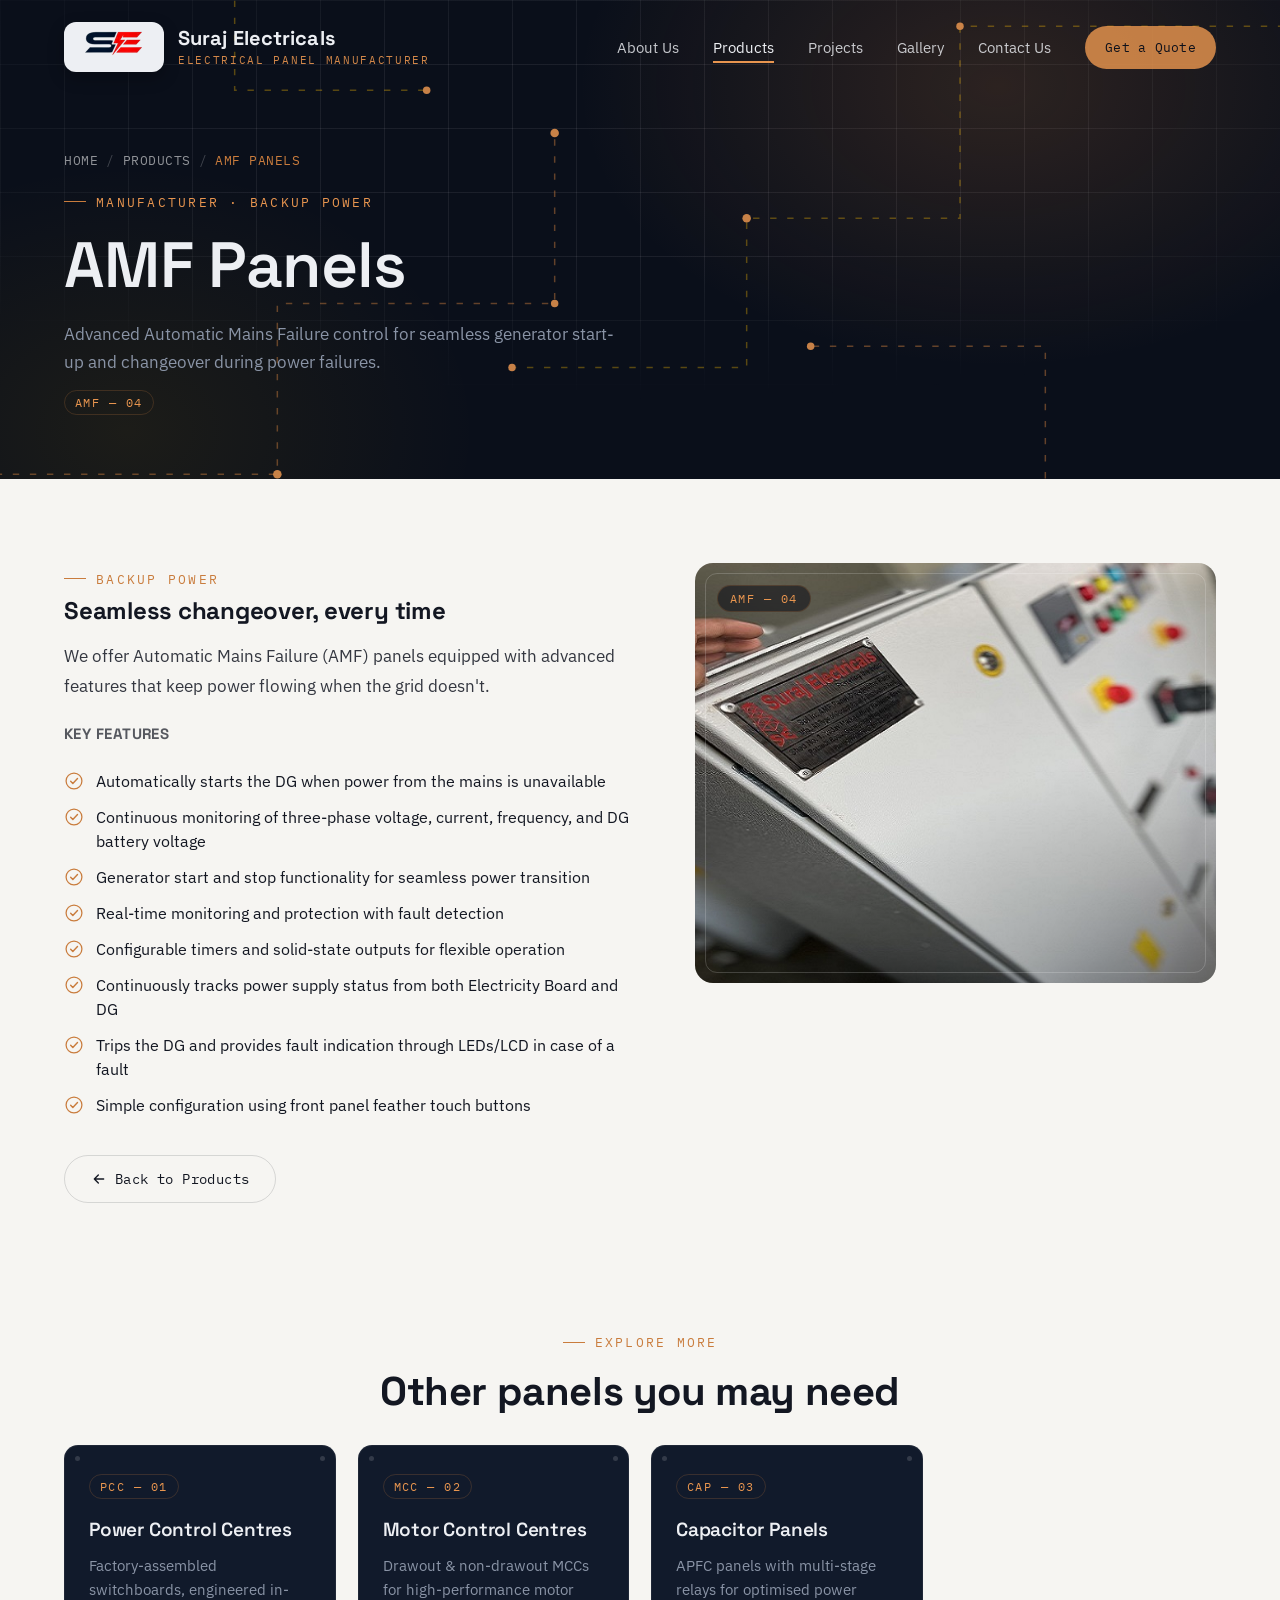
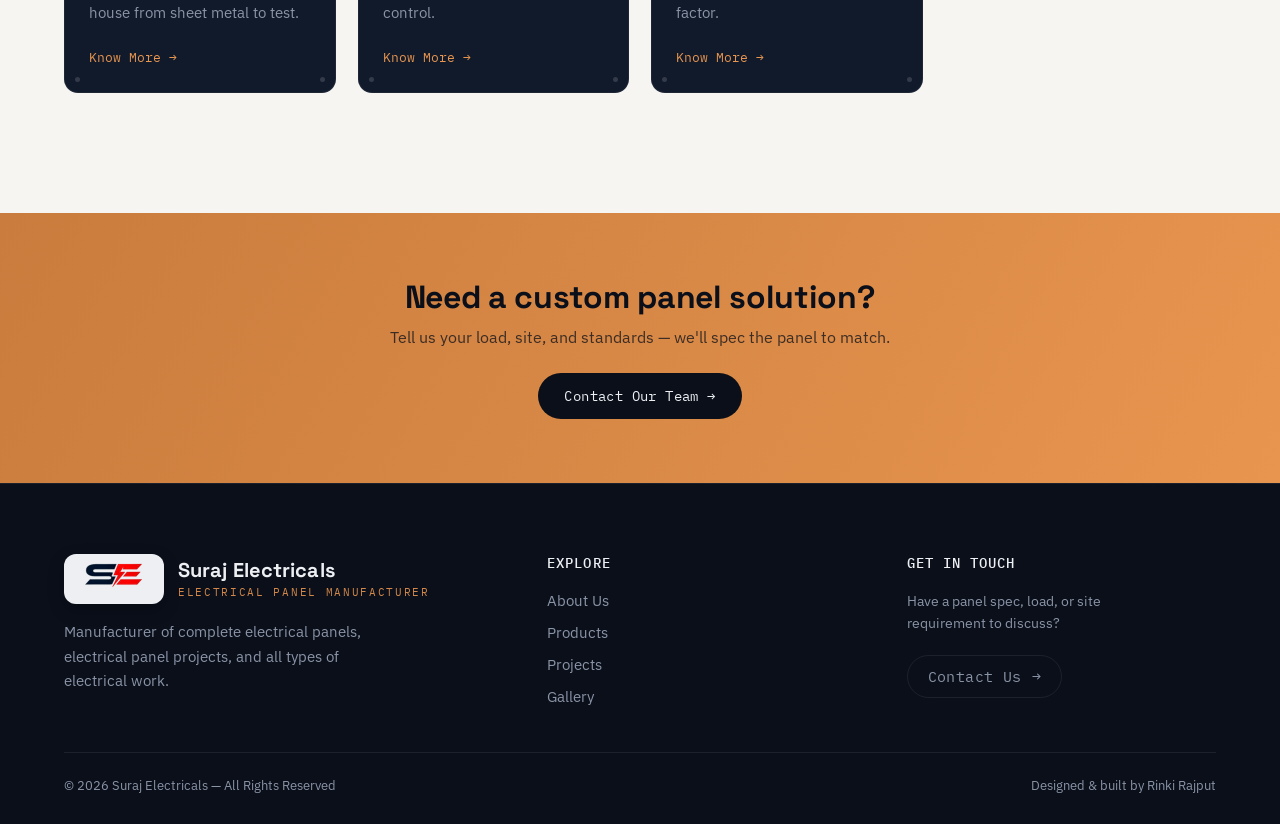
<file: amf-panels.html>
<!DOCTYPE html>
<html lang="en">
<head>
<meta charset="utf-8" />
<meta name="viewport" content="width=device-width, initial-scale=1.0" />
<meta name="description" content="Suraj Electricals — Automatic Mains Failure (AMF) panels with real-time monitoring, fault protection and seamless DG changeover for uninterrupted power." />
<title>AMF Panels | Suraj Electricals</title>

<link rel="preconnect" href="https://fonts.googleapis.com">
<link rel="preconnect" href="https://fonts.gstatic.com" crossorigin>
<link href="https://fonts.googleapis.com/css2?family=Space+Grotesk:wght@500;600;700&family=IBM+Plex+Sans:wght@400;500;600&family=IBM+Plex+Mono:wght@400;500&display=swap" rel="stylesheet">
<link href="css/modern.css" rel="stylesheet" />
<link href="css/product-extra.css" rel="stylesheet" />
</head>
<body>

<!-- ============ NAV ============ -->
<nav class="site-nav" id="siteNav">
  <div class="wrap">
    <a class="brand" href="index.html">
      <span class="brand-mark"><img src="images/SE-logo.png" alt="Suraj Electricals logo" /></span>
      <span class="brand-name">Suraj Electricals<small>Electrical Panel Manufacturer</small></span>
    </a>
    <ul class="nav-links" id="navLinks">
      <li><a href="about.html">About Us</a></li>
      <li class="active"><a href="products.html">Products</a></li>
      <li><a href="projects.html">Projects</a></li>
      <li><a href="gallery.html">Gallery</a></li>
      <li><a href="contact.html">Contact Us</a></li>
      <li><a class="nav-cta" href="contact.html">Get a Quote</a></li>
    </ul>
    <button class="nav-toggle" id="navToggle" aria-label="Toggle menu">
      <span></span><span></span><span></span>
    </button>
  </div>
</nav>
<!-- ============ PAGE HERO ============ -->
<header class="hero hero-slim">
  <div class="hero-grid"></div>
  <div class="hero-glow"></div>
  <svg class="hero-circuit" viewBox="0 0 1200 800" preserveAspectRatio="xMidYMid slice" aria-hidden="true">
    <path class="trace" d="M -20 620 H 260 V 460 H 520 V 300" />
    <path class="trace alt" d="M 1220 200 H 900 V 380 H 700 V 520 H 480" />
    <path class="trace" d="M 1220 640 H 980 V 500 H 760" />
    <path class="trace alt" d="M -20 160 H 220 V 260 H 400" />
    <circle class="node pulse" cx="260" cy="620" r="4" />
    <circle class="node" cx="520" cy="460" r="3.5" />
    <circle class="node pulse" cx="520" cy="300" r="4" />
    <circle class="node" cx="900" cy="200" r="3.5" />
    <circle class="node pulse" cx="700" cy="380" r="4" />
    <circle class="node" cx="480" cy="520" r="3.5" />
    <circle class="node pulse" cx="980" cy="640" r="4" />
    <circle class="node" cx="760" cy="500" r="3.5" />
    <circle class="node pulse" cx="220" cy="160" r="4" />
    <circle class="node" cx="400" cy="260" r="3.5" />
  </svg>
  <div class="wrap">
    <div class="hero-content">
      <nav class="breadcrumb reveal">
        <a href="index.html">Home</a><span class="sep">/</span>
        <a href="products.html">Products</a><span class="sep">/</span>
        <span class="current">AMF Panels</span>
      </nav>
      <span class="eyebrow reveal">Manufacturer · Backup Power</span>
      <h1 class="reveal">AMF Panels</h1>
      <p class="hero-sub reveal">Advanced Automatic Mains Failure control for seamless generator start-up and changeover during power failures.</p>
      <span class="tag-code reveal" style="display:inline-block;margin-top:14px;">AMF — 04</span>
    </div>
  </div>
</header>
<!-- ============ DETAIL ============ -->
<section class="detail-section">
  <div class="wrap">
    <div class="detail-grid">
      <div class="detail-copy reveal">
        <span class="eyebrow" style="color:var(--copper)">Backup Power</span>
        <h2>Seamless changeover, every time</h2>
        <p class="detail-lead">We offer Automatic Mains Failure (AMF) panels equipped with advanced features that keep power flowing when the grid doesn't.</p>

        <h4 style="margin:22px 0 4px;font-size:15px;letter-spacing:.03em;text-transform:uppercase;opacity:.7;">Key Features</h4>
        <ul class="feature-list">
          <li class="feature-item reveal"><svg viewBox="0 0 24 24" fill="none"><circle cx="12" cy="12" r="9.5" stroke="currentColor" stroke-width="1.5"/><path d="M8 12.3l2.6 2.6L16.2 9" stroke="currentColor" stroke-width="1.7" stroke-linecap="round" stroke-linejoin="round"/></svg><span>Automatically starts the DG when power from the mains is unavailable</span></li>
          <li class="feature-item reveal"><svg viewBox="0 0 24 24" fill="none"><circle cx="12" cy="12" r="9.5" stroke="currentColor" stroke-width="1.5"/><path d="M8 12.3l2.6 2.6L16.2 9" stroke="currentColor" stroke-width="1.7" stroke-linecap="round" stroke-linejoin="round"/></svg><span>Continuous monitoring of three-phase voltage, current, frequency, and DG battery voltage</span></li>
          <li class="feature-item reveal"><svg viewBox="0 0 24 24" fill="none"><circle cx="12" cy="12" r="9.5" stroke="currentColor" stroke-width="1.5"/><path d="M8 12.3l2.6 2.6L16.2 9" stroke="currentColor" stroke-width="1.7" stroke-linecap="round" stroke-linejoin="round"/></svg><span>Generator start and stop functionality for seamless power transition</span></li>
          <li class="feature-item reveal"><svg viewBox="0 0 24 24" fill="none"><circle cx="12" cy="12" r="9.5" stroke="currentColor" stroke-width="1.5"/><path d="M8 12.3l2.6 2.6L16.2 9" stroke="currentColor" stroke-width="1.7" stroke-linecap="round" stroke-linejoin="round"/></svg><span>Real-time monitoring and protection with fault detection</span></li>
          <li class="feature-item reveal"><svg viewBox="0 0 24 24" fill="none"><circle cx="12" cy="12" r="9.5" stroke="currentColor" stroke-width="1.5"/><path d="M8 12.3l2.6 2.6L16.2 9" stroke="currentColor" stroke-width="1.7" stroke-linecap="round" stroke-linejoin="round"/></svg><span>Configurable timers and solid-state outputs for flexible operation</span></li>
          <li class="feature-item reveal"><svg viewBox="0 0 24 24" fill="none"><circle cx="12" cy="12" r="9.5" stroke="currentColor" stroke-width="1.5"/><path d="M8 12.3l2.6 2.6L16.2 9" stroke="currentColor" stroke-width="1.7" stroke-linecap="round" stroke-linejoin="round"/></svg><span>Continuously tracks power supply status from both Electricity Board and DG</span></li>
          <li class="feature-item reveal"><svg viewBox="0 0 24 24" fill="none"><circle cx="12" cy="12" r="9.5" stroke="currentColor" stroke-width="1.5"/><path d="M8 12.3l2.6 2.6L16.2 9" stroke="currentColor" stroke-width="1.7" stroke-linecap="round" stroke-linejoin="round"/></svg><span>Trips the DG and provides fault indication through LEDs/LCD in case of a fault</span></li>
          <li class="feature-item reveal"><svg viewBox="0 0 24 24" fill="none"><circle cx="12" cy="12" r="9.5" stroke="currentColor" stroke-width="1.5"/><path d="M8 12.3l2.6 2.6L16.2 9" stroke="currentColor" stroke-width="1.7" stroke-linecap="round" stroke-linejoin="round"/></svg><span>Simple configuration using front panel feather touch buttons</span></li>
        </ul>

        <a onclick="window.history.back();return false;" href="products.html" class="btn btn-ghost detail-back reveal">
          <svg viewBox="0 0 24 24" fill="none"><path d="M19 12H5M11 18l-6-6 6-6" stroke="currentColor" stroke-width="2" stroke-linecap="round" stroke-linejoin="round"/></svg>
          Back to Products
        </a>
      </div>
      <div class="detail-media reveal">
        <span class="tag-code">AMF — 04</span>
        <img src="images/IMG_3901.jpg" alt="AMF panel" />
        <span class="media-frame"></span>
      </div>
    </div>
  </div>
</section>
<!-- ============ RELATED PRODUCTS ============ -->
<section class="products">
  <div class="wrap">
    <div class="section-head reveal related-head">
      <span class="eyebrow" style="color:var(--copper)">Explore More</span>
      <h2>Other panels you may need</h2>
    </div>
    <div class="product-grid reveal-stagger">
      <div class="product-card reveal">
        <span class="rivet tl"></span><span class="rivet tr"></span><span class="rivet bl"></span><span class="rivet br"></span>
        <span class="tag-code">PCC — 01</span>
        <h3>Power Control Centres</h3>
        <p>Factory-assembled switchboards, engineered in-house from sheet metal to test.</p>
        <a href="power-control-centres.html" class="card-link">Know More <span class="arrow">&rarr;</span></a>
      </div>
      <div class="product-card reveal">
        <span class="rivet tl"></span><span class="rivet tr"></span><span class="rivet bl"></span><span class="rivet br"></span>
        <span class="tag-code">MCC — 02</span>
        <h3>Motor Control Centres</h3>
        <p>Drawout &amp; non-drawout MCCs for high-performance motor control.</p>
        <a href="motor-control-centres.html" class="card-link">Know More <span class="arrow">&rarr;</span></a>
      </div>
      <div class="product-card reveal">
        <span class="rivet tl"></span><span class="rivet tr"></span><span class="rivet bl"></span><span class="rivet br"></span>
        <span class="tag-code">CAP — 03</span>
        <h3>Capacitor Panels</h3>
        <p>APFC panels with multi-stage relays for optimised power factor.</p>
        <a href="capacitor-panels.html" class="card-link">Know More <span class="arrow">&rarr;</span></a>
      </div>
    </div>
  </div>
</section>
<!-- ============ CTA BAND ============ -->
<section class="cta-band">
  <div class="wrap">
    <h2>Need a custom panel solution?</h2>
    <p>Tell us your load, site, and standards &mdash; we'll spec the panel to match.</p>
    <a class="btn btn-primary" href="contact.html">Contact Our Team &rarr;</a>
  </div>
</section>

<!-- ============ FOOTER ============ -->
<footer class="site-footer">
  <div class="wrap">
    <div class="footer-grid">
      <div class="footer-brand">
        <a class="brand" href="index.html">
          <span class="brand-mark"><img src="images/SE-logo.png" alt="Suraj Electricals logo" /></span>
          <span class="brand-name">Suraj Electricals<small>Electrical Panel Manufacturer</small></span>
        </a>
        <p>Manufacturer of complete electrical panels, electrical panel projects, and all types of electrical work.</p>
      </div>
      <div class="footer-col">
        <h4>Explore</h4>
        <ul>
          <li><a href="about.html">About Us</a></li>
          <li><a href="products.html">Products</a></li>
          <li><a href="projects.html">Projects</a></li>
          <li><a href="gallery.html">Gallery</a></li>
        </ul>
      </div>
      <div class="footer-col footer-cta-col">
        <h4>Get in Touch</h4>
        <p>Have a panel spec, load, or site requirement to discuss?</p>
        <a class="btn btn-ghost footer-cta-btn" href="contact.html">Contact Us <span class="arrow">&rarr;</span></a>
      </div>
    </div>
    <div class="footer-bottom">
      <span>&copy; <span id="year"></span> Suraj Electricals &mdash; All Rights Reserved</span>
      <span>Designed &amp; built by <a href="https://github.com/rinkirajput" target="_blank" rel="noopener">Rinki Rajput</a></span>
    </div>
  </div>
  <button id="backToTop" class="back-to-top" aria-label="Back to top">
    <svg viewBox="0 0 24 24" fill="none"><path d="M12 19V5M5 12l7-7 7 7" stroke="currentColor" stroke-width="2" stroke-linecap="round" stroke-linejoin="round"/></svg>
  </button>
</footer>

<script>document.getElementById('year').textContent = new Date().getFullYear();</script>
<script src="js/modern.js"></script>
</body>
</html>
</file>
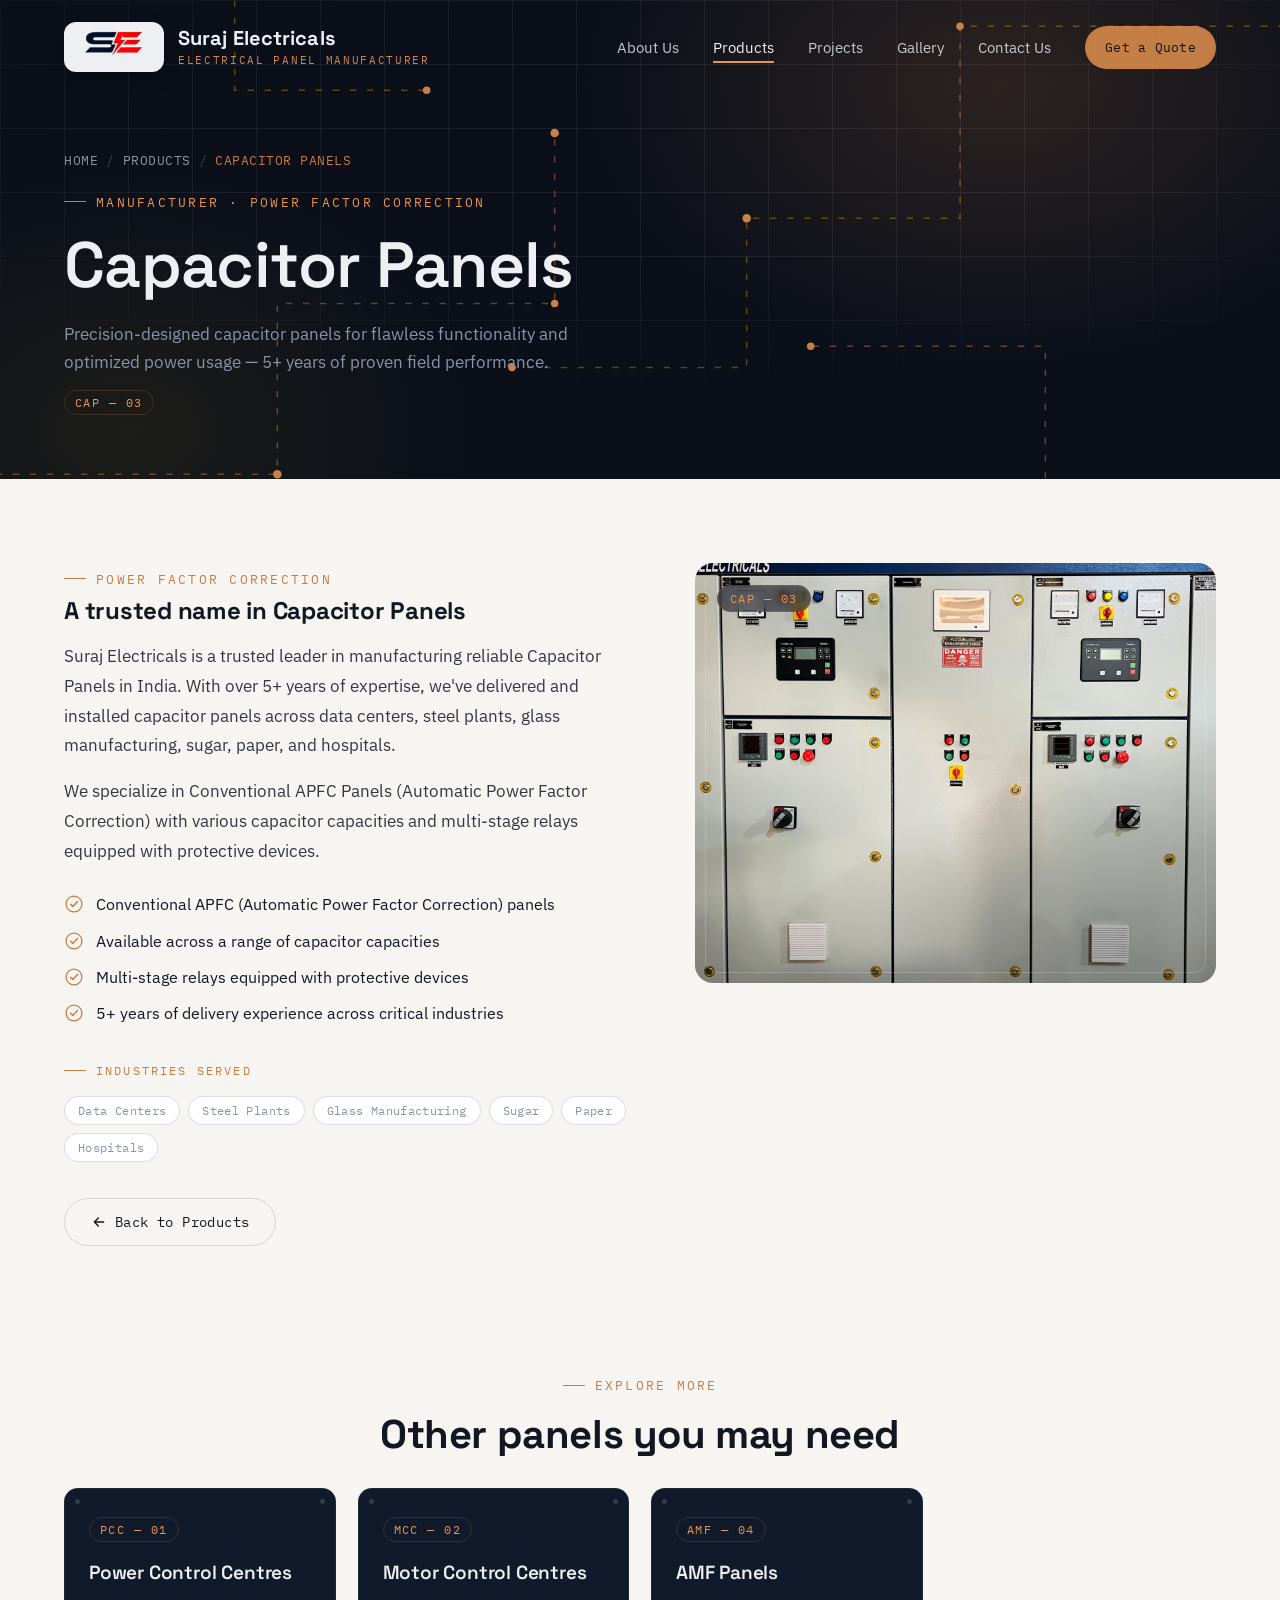
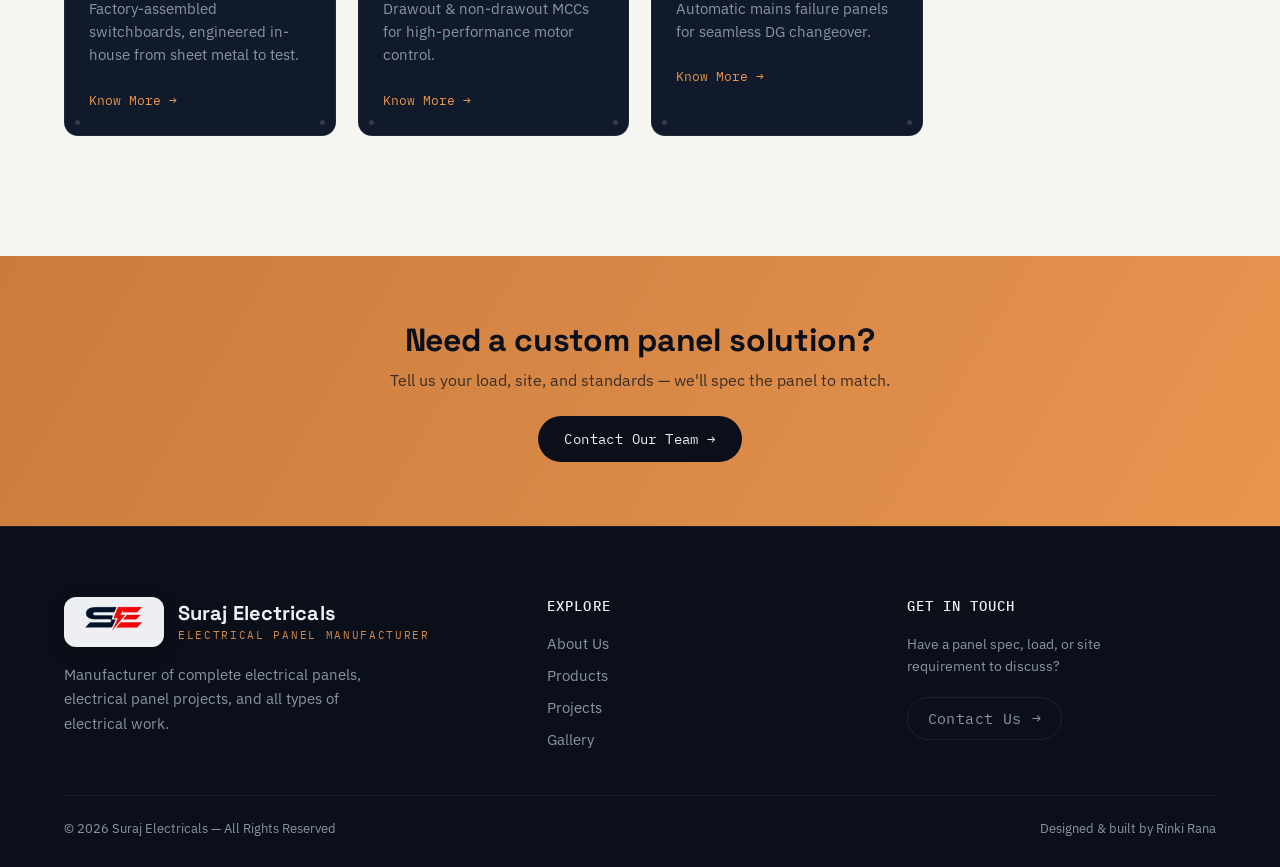
<file: capacitor-panels.html>
<!DOCTYPE html>
<html lang="en">
<head>
<meta charset="utf-8" />
<meta name="viewport" content="width=device-width, initial-scale=1.0" />
<meta name="description" content="Suraj Electricals — Conventional APFC Capacitor Panels with multi-stage relays and protective devices, trusted across data centers, steel, glass, sugar, paper and hospital industries." />
<title>Capacitor Panels | Suraj Electricals</title>

<link rel="preconnect" href="https://fonts.googleapis.com">
<link rel="preconnect" href="https://fonts.gstatic.com" crossorigin>
<link href="https://fonts.googleapis.com/css2?family=Space+Grotesk:wght@500;600;700&family=IBM+Plex+Sans:wght@400;500;600&family=IBM+Plex+Mono:wght@400;500&display=swap" rel="stylesheet">
<link href="css/modern.css" rel="stylesheet" />
<link href="css/product-extra.css" rel="stylesheet" />
</head>
<body>

<!-- ============ NAV ============ -->
<nav class="site-nav" id="siteNav">
  <div class="wrap">
    <a class="brand" href="index.html">
      <span class="brand-mark"><img src="images/SE-logo.png" alt="Suraj Electricals logo" /></span>
      <span class="brand-name">Suraj Electricals<small>Electrical Panel Manufacturer</small></span>
    </a>
    <ul class="nav-links" id="navLinks">
      <li><a href="about.html">About Us</a></li>
      <li class="active"><a href="products.html">Products</a></li>
      <li><a href="projects.html">Projects</a></li>
      <li><a href="gallery.html">Gallery</a></li>
      <li><a href="contact.html">Contact Us</a></li>
      <li><a class="nav-cta" href="contact.html">Get a Quote</a></li>
    </ul>
    <button class="nav-toggle" id="navToggle" aria-label="Toggle menu">
      <span></span><span></span><span></span>
    </button>
  </div>
</nav>
<!-- ============ PAGE HERO ============ -->
<header class="hero hero-slim">
  <div class="hero-grid"></div>
  <div class="hero-glow"></div>
  <svg class="hero-circuit" viewBox="0 0 1200 800" preserveAspectRatio="xMidYMid slice" aria-hidden="true">
    <path class="trace" d="M -20 620 H 260 V 460 H 520 V 300" />
    <path class="trace alt" d="M 1220 200 H 900 V 380 H 700 V 520 H 480" />
    <path class="trace" d="M 1220 640 H 980 V 500 H 760" />
    <path class="trace alt" d="M -20 160 H 220 V 260 H 400" />
    <circle class="node pulse" cx="260" cy="620" r="4" />
    <circle class="node" cx="520" cy="460" r="3.5" />
    <circle class="node pulse" cx="520" cy="300" r="4" />
    <circle class="node" cx="900" cy="200" r="3.5" />
    <circle class="node pulse" cx="700" cy="380" r="4" />
    <circle class="node" cx="480" cy="520" r="3.5" />
    <circle class="node pulse" cx="980" cy="640" r="4" />
    <circle class="node" cx="760" cy="500" r="3.5" />
    <circle class="node pulse" cx="220" cy="160" r="4" />
    <circle class="node" cx="400" cy="260" r="3.5" />
  </svg>
  <div class="wrap">
    <div class="hero-content">
      <nav class="breadcrumb reveal">
        <a href="index.html">Home</a><span class="sep">/</span>
        <a href="products.html">Products</a><span class="sep">/</span>
        <span class="current">Capacitor Panels</span>
      </nav>
      <span class="eyebrow reveal">Manufacturer · Power Factor Correction</span>
      <h1 class="reveal">Capacitor Panels</h1>
      <p class="hero-sub reveal">Precision-designed capacitor panels for flawless functionality and optimized power usage &mdash; 5+ years of proven field performance.</p>
      <span class="tag-code reveal" style="display:inline-block;margin-top:14px;">CAP — 03</span>
    </div>
  </div>
</header>
<!-- ============ DETAIL ============ -->
<section class="detail-section">
  <div class="wrap">
    <div class="detail-grid">
      <div class="detail-copy reveal">
        <span class="eyebrow" style="color:var(--copper)">Power Factor Correction</span>
        <h2>A trusted name in Capacitor Panels</h2>
        <p class="detail-lead">Suraj Electricals is a trusted leader in manufacturing reliable Capacitor Panels in India. With over 5+ years of expertise, we've delivered and installed capacitor panels across data centers, steel plants, glass manufacturing, sugar, paper, and hospitals.</p>
        <p class="detail-lead">We specialize in Conventional APFC Panels (Automatic Power Factor Correction) with various capacitor capacities and multi-stage relays equipped with protective devices.</p>

        <ul class="feature-list">
          <li class="feature-item reveal"><svg viewBox="0 0 24 24" fill="none"><circle cx="12" cy="12" r="9.5" stroke="currentColor" stroke-width="1.5"/><path d="M8 12.3l2.6 2.6L16.2 9" stroke="currentColor" stroke-width="1.7" stroke-linecap="round" stroke-linejoin="round"/></svg><span>Conventional APFC (Automatic Power Factor Correction) panels</span></li>
          <li class="feature-item reveal"><svg viewBox="0 0 24 24" fill="none"><circle cx="12" cy="12" r="9.5" stroke="currentColor" stroke-width="1.5"/><path d="M8 12.3l2.6 2.6L16.2 9" stroke="currentColor" stroke-width="1.7" stroke-linecap="round" stroke-linejoin="round"/></svg><span>Available across a range of capacitor capacities</span></li>
          <li class="feature-item reveal"><svg viewBox="0 0 24 24" fill="none"><circle cx="12" cy="12" r="9.5" stroke="currentColor" stroke-width="1.5"/><path d="M8 12.3l2.6 2.6L16.2 9" stroke="currentColor" stroke-width="1.7" stroke-linecap="round" stroke-linejoin="round"/></svg><span>Multi-stage relays equipped with protective devices</span></li>
          <li class="feature-item reveal"><svg viewBox="0 0 24 24" fill="none"><circle cx="12" cy="12" r="9.5" stroke="currentColor" stroke-width="1.5"/><path d="M8 12.3l2.6 2.6L16.2 9" stroke="currentColor" stroke-width="1.7" stroke-linecap="round" stroke-linejoin="round"/></svg><span>5+ years of delivery experience across critical industries</span></li>
        </ul>

        <span class="eyebrow" style="color:var(--copper);font-size:12px;">Industries Served</span>
        <div class="chip-row">
          <span class="chip reveal">Data Centers</span>
          <span class="chip reveal">Steel Plants</span>
          <span class="chip reveal">Glass Manufacturing</span>
          <span class="chip reveal">Sugar</span>
          <span class="chip reveal">Paper</span>
          <span class="chip reveal">Hospitals</span>
        </div>

        <a onclick="window.history.back();return false;" href="products.html" class="btn btn-ghost detail-back reveal">
          <svg viewBox="0 0 24 24" fill="none"><path d="M19 12H5M11 18l-6-6 6-6" stroke="currentColor" stroke-width="2" stroke-linecap="round" stroke-linejoin="round"/></svg>
          Back to Products
        </a>
      </div>
      <div class="detail-media reveal">
        <span class="tag-code">CAP — 03</span>
        <img src="images/homepanel2-bg2.jpg" alt="Capacitor panel" />
        <span class="media-frame"></span>
      </div>
    </div>
  </div>
</section>
<!-- ============ RELATED PRODUCTS ============ -->
<section class="products">
  <div class="wrap">
    <div class="section-head reveal related-head">
      <span class="eyebrow" style="color:var(--copper)">Explore More</span>
      <h2>Other panels you may need</h2>
    </div>
    <div class="product-grid reveal-stagger">
      <div class="product-card reveal">
        <span class="rivet tl"></span><span class="rivet tr"></span><span class="rivet bl"></span><span class="rivet br"></span>
        <span class="tag-code">PCC — 01</span>
        <h3>Power Control Centres</h3>
        <p>Factory-assembled switchboards, engineered in-house from sheet metal to test.</p>
        <a href="power-control-centres.html" class="card-link">Know More <span class="arrow">&rarr;</span></a>
      </div>
      <div class="product-card reveal">
        <span class="rivet tl"></span><span class="rivet tr"></span><span class="rivet bl"></span><span class="rivet br"></span>
        <span class="tag-code">MCC — 02</span>
        <h3>Motor Control Centres</h3>
        <p>Drawout &amp; non-drawout MCCs for high-performance motor control.</p>
        <a href="motor-control-centres.html" class="card-link">Know More <span class="arrow">&rarr;</span></a>
      </div>
      <div class="product-card reveal">
        <span class="rivet tl"></span><span class="rivet tr"></span><span class="rivet bl"></span><span class="rivet br"></span>
        <span class="tag-code">AMF — 04</span>
        <h3>AMF Panels</h3>
        <p>Automatic mains failure panels for seamless DG changeover.</p>
        <a href="amf-panels.html" class="card-link">Know More <span class="arrow">&rarr;</span></a>
      </div>
    </div>
  </div>
</section>
<!-- ============ CTA BAND ============ -->
<section class="cta-band">
  <div class="wrap">
    <h2>Need a custom panel solution?</h2>
    <p>Tell us your load, site, and standards &mdash; we'll spec the panel to match.</p>
    <a class="btn btn-primary" href="contact.html">Contact Our Team &rarr;</a>
  </div>
</section>

<!-- ============ FOOTER ============ -->
<footer class="site-footer">
  <div class="wrap">
    <div class="footer-grid">
      <div class="footer-brand">
        <a class="brand" href="index.html">
          <span class="brand-mark"><img src="images/SE-logo.png" alt="Suraj Electricals logo" /></span>
          <span class="brand-name">Suraj Electricals<small>Electrical Panel Manufacturer</small></span>
        </a>
        <p>Manufacturer of complete electrical panels, electrical panel projects, and all types of electrical work.</p>
      </div>
      <div class="footer-col">
        <h4>Explore</h4>
        <ul>
          <li><a href="about.html">About Us</a></li>
          <li><a href="products.html">Products</a></li>
          <li><a href="projects.html">Projects</a></li>
          <li><a href="gallery.html">Gallery</a></li>
        </ul>
      </div>
      <div class="footer-col footer-cta-col">
        <h4>Get in Touch</h4>
        <p>Have a panel spec, load, or site requirement to discuss?</p>
        <a class="btn btn-ghost footer-cta-btn" href="contact.html">Contact Us <span class="arrow">&rarr;</span></a>
      </div>
    </div>
    <div class="footer-bottom">
      <span>&copy; <span id="year"></span> Suraj Electricals &mdash; All Rights Reserved</span>
      <span>Designed &amp; built by <a href="https://github.com/rinkirajput" target="_blank" rel="noopener">Rinki Rana</a></span>
    </div>
  </div>
  <button id="backToTop" class="back-to-top" aria-label="Back to top">
    <svg viewBox="0 0 24 24" fill="none"><path d="M12 19V5M5 12l7-7 7 7" stroke="currentColor" stroke-width="2" stroke-linecap="round" stroke-linejoin="round"/></svg>
  </button>
</footer>

<script>document.getElementById('year').textContent = new Date().getFullYear();</script>
<script src="js/modern.js"></script>
</body>
</html>
</file>
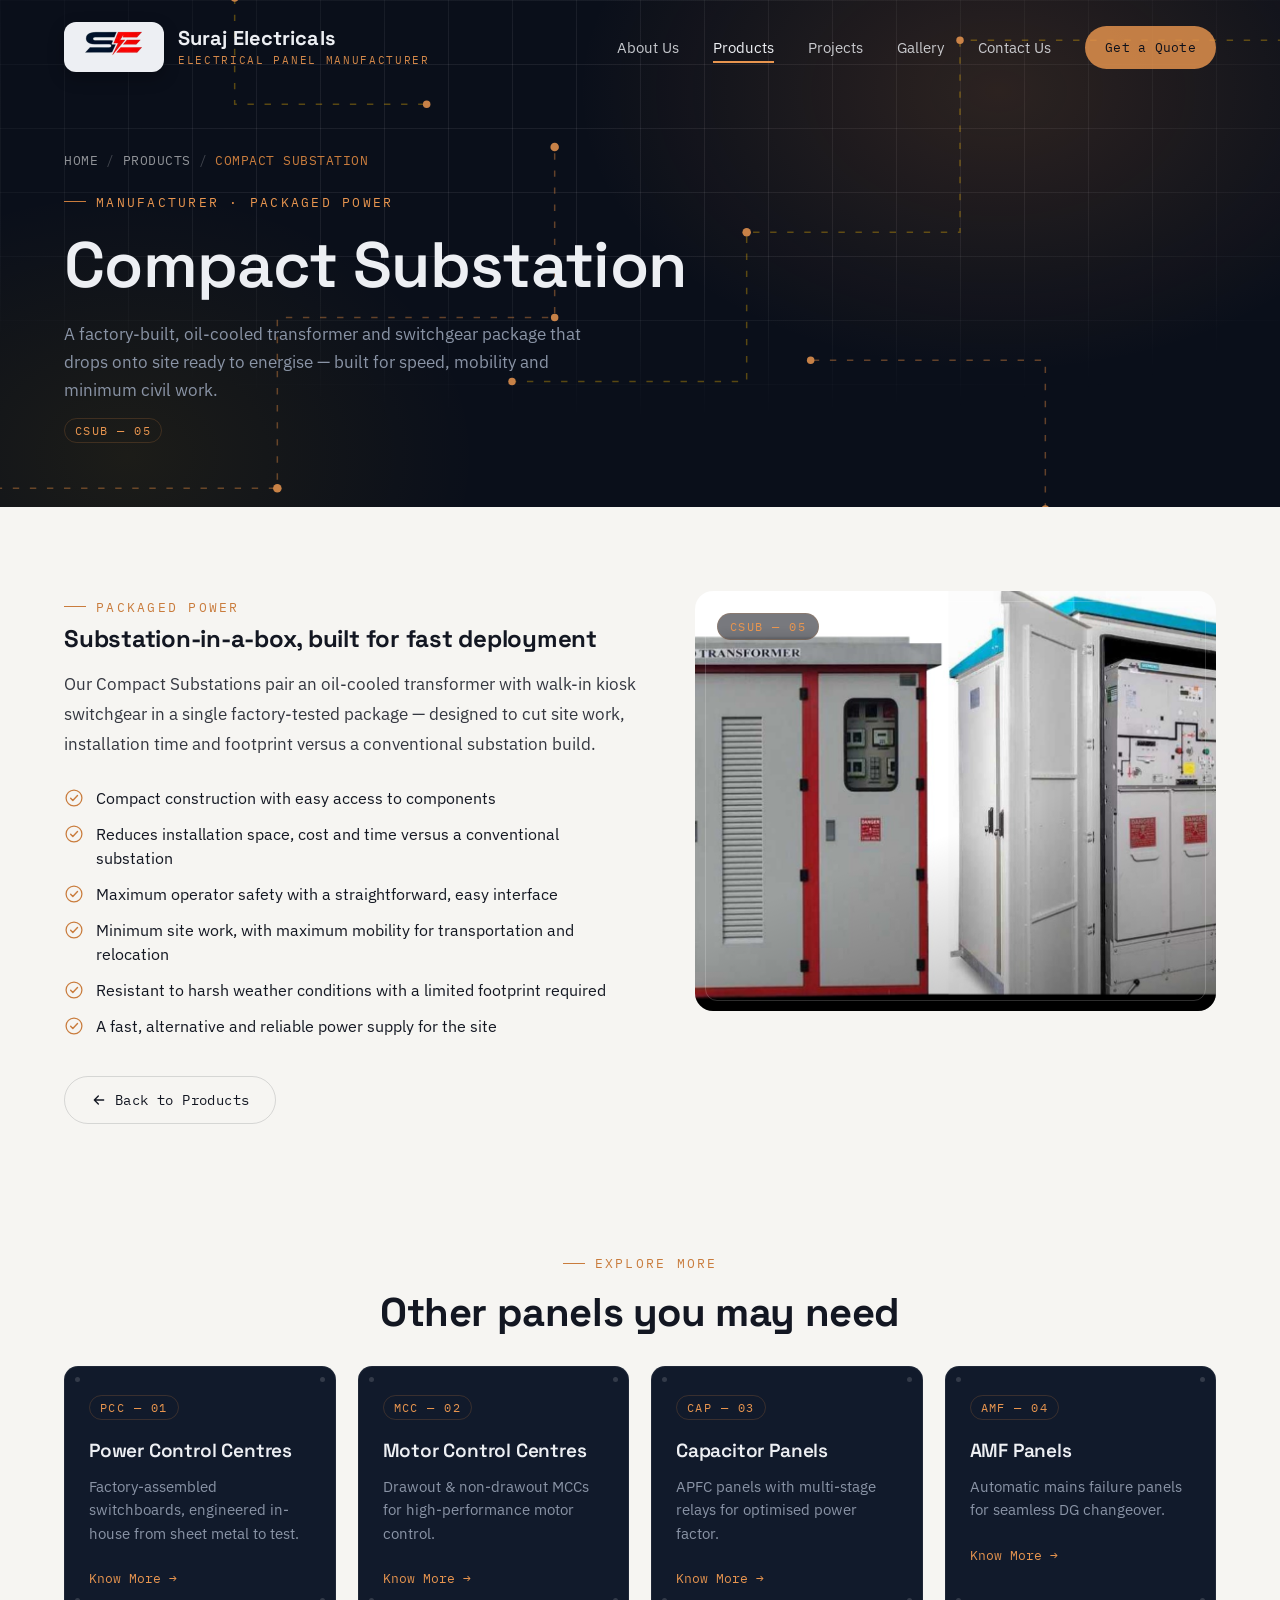
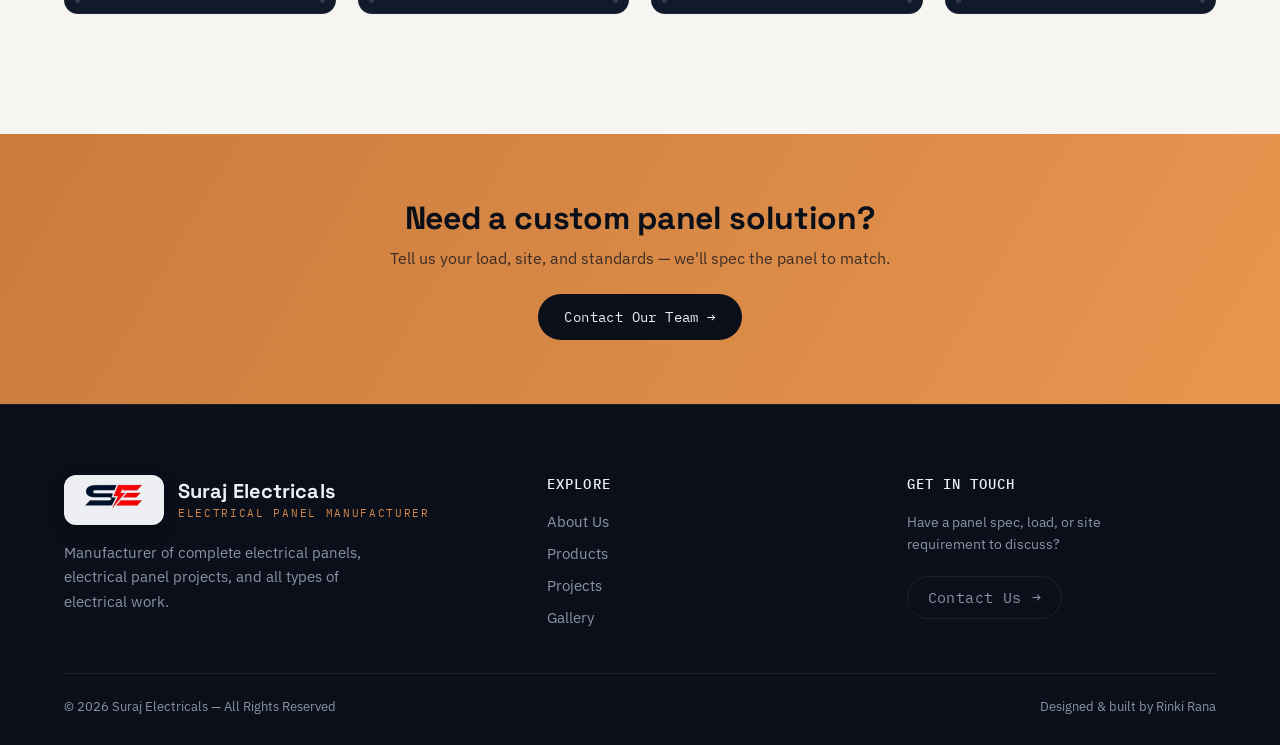
<file: compact-substation.html>
<!DOCTYPE html>
<html lang="en">
<head>
<meta charset="utf-8" />
<meta name="viewport" content="width=device-width, initial-scale=1.0" />
<meta name="description" content="Suraj Electricals — Compact Substations with oil-cooled transformer and walk-in kiosk switchgear. Compact construction, maximum mobility, fast alternative reliable power supply." />
<title>Compact Substation | Suraj Electricals</title>

<link rel="preconnect" href="https://fonts.googleapis.com">
<link rel="preconnect" href="https://fonts.gstatic.com" crossorigin>
<link href="https://fonts.googleapis.com/css2?family=Space+Grotesk:wght@500;600;700&family=IBM+Plex+Sans:wght@400;500;600&family=IBM+Plex+Mono:wght@400;500&display=swap" rel="stylesheet">
<link href="css/modern.css" rel="stylesheet" />
<link href="css/product-extra.css" rel="stylesheet" />
</head>
<body>

<!-- ============ NAV ============ -->
<nav class="site-nav" id="siteNav">
  <div class="wrap">
    <a class="brand" href="index.html">
      <span class="brand-mark"><img src="images/SE-logo.png" alt="Suraj Electricals logo" /></span>
      <span class="brand-name">Suraj Electricals<small>Electrical Panel Manufacturer</small></span>
    </a>
    <ul class="nav-links" id="navLinks">
      <li><a href="about.html">About Us</a></li>
      <li class="active"><a href="products.html">Products</a></li>
      <li><a href="projects.html">Projects</a></li>
      <li><a href="gallery.html">Gallery</a></li>
      <li><a href="contact.html">Contact Us</a></li>
      <li><a class="nav-cta" href="contact.html">Get a Quote</a></li>
    </ul>
    <button class="nav-toggle" id="navToggle" aria-label="Toggle menu">
      <span></span><span></span><span></span>
    </button>
  </div>
</nav>

<!-- ============ PAGE HERO ============ -->
<header class="hero hero-slim">
  <div class="hero-grid"></div>
  <div class="hero-glow"></div>
  <svg class="hero-circuit" viewBox="0 0 1200 800" preserveAspectRatio="xMidYMid slice" aria-hidden="true">
    <path class="trace" d="M -20 620 H 260 V 460 H 520 V 300" />
    <path class="trace alt" d="M 1220 200 H 900 V 380 H 700 V 520 H 480" />
    <path class="trace" d="M 1220 640 H 980 V 500 H 760" />
    <path class="trace alt" d="M -20 160 H 220 V 260 H 400" />
    <circle class="node pulse" cx="260" cy="620" r="4" />
    <circle class="node" cx="520" cy="460" r="3.5" />
    <circle class="node pulse" cx="520" cy="300" r="4" />
    <circle class="node" cx="900" cy="200" r="3.5" />
    <circle class="node pulse" cx="700" cy="380" r="4" />
    <circle class="node" cx="480" cy="520" r="3.5" />
    <circle class="node pulse" cx="980" cy="640" r="4" />
    <circle class="node" cx="760" cy="500" r="3.5" />
    <circle class="node pulse" cx="220" cy="160" r="4" />
    <circle class="node" cx="400" cy="260" r="3.5" />
  </svg>
  <div class="wrap">
    <div class="hero-content">
      <nav class="breadcrumb reveal">
        <a href="index.html">Home</a><span class="sep">/</span>
        <a href="products.html">Products</a><span class="sep">/</span>
        <span class="current">Compact Substation</span>
      </nav>
      <span class="eyebrow reveal">Manufacturer · Packaged Power</span>
      <h1 class="reveal">Compact Substation</h1>
      <p class="hero-sub reveal">A factory-built, oil-cooled transformer and switchgear package that drops onto site ready to energise &mdash; built for speed, mobility and minimum civil work.</p>
      <span class="tag-code reveal" style="display:inline-block;margin-top:14px;">CSUB — 05</span>
    </div>
  </div>
</header>

<!-- ============ DETAIL ============ -->
<section class="detail-section">
  <div class="wrap">
    <div class="detail-grid">
      <div class="detail-copy reveal">
        <span class="eyebrow" style="color:var(--copper)">Packaged Power</span>
        <h2>Substation-in-a-box, built for fast deployment</h2>
        <p class="detail-lead">Our Compact Substations pair an oil-cooled transformer with walk-in kiosk switchgear in a single factory-tested package &mdash; designed to cut site work, installation time and footprint versus a conventional substation build.</p>

        <ul class="feature-list">
          <li class="feature-item reveal"><svg viewBox="0 0 24 24" fill="none"><circle cx="12" cy="12" r="9.5" stroke="currentColor" stroke-width="1.5"/><path d="M8 12.3l2.6 2.6L16.2 9" stroke="currentColor" stroke-width="1.7" stroke-linecap="round" stroke-linejoin="round"/></svg><span>Compact construction with easy access to components</span></li>
          <li class="feature-item reveal"><svg viewBox="0 0 24 24" fill="none"><circle cx="12" cy="12" r="9.5" stroke="currentColor" stroke-width="1.5"/><path d="M8 12.3l2.6 2.6L16.2 9" stroke="currentColor" stroke-width="1.7" stroke-linecap="round" stroke-linejoin="round"/></svg><span>Reduces installation space, cost and time versus a conventional substation</span></li>
          <li class="feature-item reveal"><svg viewBox="0 0 24 24" fill="none"><circle cx="12" cy="12" r="9.5" stroke="currentColor" stroke-width="1.5"/><path d="M8 12.3l2.6 2.6L16.2 9" stroke="currentColor" stroke-width="1.7" stroke-linecap="round" stroke-linejoin="round"/></svg><span>Maximum operator safety with a straightforward, easy interface</span></li>
          <li class="feature-item reveal"><svg viewBox="0 0 24 24" fill="none"><circle cx="12" cy="12" r="9.5" stroke="currentColor" stroke-width="1.5"/><path d="M8 12.3l2.6 2.6L16.2 9" stroke="currentColor" stroke-width="1.7" stroke-linecap="round" stroke-linejoin="round"/></svg><span>Minimum site work, with maximum mobility for transportation and relocation</span></li>
          <li class="feature-item reveal"><svg viewBox="0 0 24 24" fill="none"><circle cx="12" cy="12" r="9.5" stroke="currentColor" stroke-width="1.5"/><path d="M8 12.3l2.6 2.6L16.2 9" stroke="currentColor" stroke-width="1.7" stroke-linecap="round" stroke-linejoin="round"/></svg><span>Resistant to harsh weather conditions with a limited footprint required</span></li>
          <li class="feature-item reveal"><svg viewBox="0 0 24 24" fill="none"><circle cx="12" cy="12" r="9.5" stroke="currentColor" stroke-width="1.5"/><path d="M8 12.3l2.6 2.6L16.2 9" stroke="currentColor" stroke-width="1.7" stroke-linecap="round" stroke-linejoin="round"/></svg><span>A fast, alternative and reliable power supply for the site</span></li>
        </ul>

        <a onclick="window.history.back();return false;" href="products.html" class="btn btn-ghost detail-back reveal">
          <svg viewBox="0 0 24 24" fill="none"><path d="M19 12H5M11 18l-6-6 6-6" stroke="currentColor" stroke-width="2" stroke-linecap="round" stroke-linejoin="round"/></svg>
          Back to Products
        </a>
      </div>
      <div class="detail-media reveal">
        <span class="tag-code">CSUB — 05</span>
        <img src="images/compact-substation.jpg" alt="Compact substation — oil-cooled transformer and walk-in kiosk switchgear" />
        <span class="media-frame"></span>
      </div>
    </div>
  </div>
</section>

<!-- ============ RELATED PRODUCTS ============ -->
<section class="products">
  <div class="wrap">
    <div class="section-head reveal related-head">
      <span class="eyebrow" style="color:var(--copper)">Explore More</span>
      <h2>Other panels you may need</h2>
    </div>
    <div class="product-grid reveal-stagger">
      <div class="product-card reveal">
        <span class="rivet tl"></span><span class="rivet tr"></span><span class="rivet bl"></span><span class="rivet br"></span>
        <span class="tag-code">PCC — 01</span>
        <h3>Power Control Centres</h3>
        <p>Factory-assembled switchboards, engineered in-house from sheet metal to test.</p>
        <a href="power-control-centres.html" class="card-link">Know More <span class="arrow">&rarr;</span></a>
      </div>
      <div class="product-card reveal">
        <span class="rivet tl"></span><span class="rivet tr"></span><span class="rivet bl"></span><span class="rivet br"></span>
        <span class="tag-code">MCC — 02</span>
        <h3>Motor Control Centres</h3>
        <p>Drawout &amp; non-drawout MCCs for high-performance motor control.</p>
        <a href="motor-control-centres.html" class="card-link">Know More <span class="arrow">&rarr;</span></a>
      </div>
      <div class="product-card reveal">
        <span class="rivet tl"></span><span class="rivet tr"></span><span class="rivet bl"></span><span class="rivet br"></span>
        <span class="tag-code">CAP — 03</span>
        <h3>Capacitor Panels</h3>
        <p>APFC panels with multi-stage relays for optimised power factor.</p>
        <a href="capacitor-panels.html" class="card-link">Know More <span class="arrow">&rarr;</span></a>
      </div>
      <div class="product-card reveal">
        <span class="rivet tl"></span><span class="rivet tr"></span><span class="rivet bl"></span><span class="rivet br"></span>
        <span class="tag-code">AMF — 04</span>
        <h3>AMF Panels</h3>
        <p>Automatic mains failure panels for seamless DG changeover.</p>
        <a href="amf-panels.html" class="card-link">Know More <span class="arrow">&rarr;</span></a>
      </div>
    </div>
  </div>
</section>

<!-- ============ CTA BAND ============ -->
<section class="cta-band">
  <div class="wrap">
    <h2>Need a custom panel solution?</h2>
    <p>Tell us your load, site, and standards &mdash; we'll spec the panel to match.</p>
    <a class="btn btn-primary" href="contact.html">Contact Our Team &rarr;</a>
  </div>
</section>

<!-- ============ FOOTER ============ -->
<footer class="site-footer">
  <div class="wrap">
    <div class="footer-grid">
      <div class="footer-brand">
        <a class="brand" href="index.html">
          <span class="brand-mark"><img src="images/SE-logo.png" alt="Suraj Electricals logo" /></span>
          <span class="brand-name">Suraj Electricals<small>Electrical Panel Manufacturer</small></span>
        </a>
        <p>Manufacturer of complete electrical panels, electrical panel projects, and all types of electrical work.</p>
      </div>
      <div class="footer-col">
        <h4>Explore</h4>
        <ul>
          <li><a href="about.html">About Us</a></li>
          <li><a href="products.html">Products</a></li>
          <li><a href="projects.html">Projects</a></li>
          <li><a href="gallery.html">Gallery</a></li>
        </ul>
      </div>
      <div class="footer-col footer-cta-col">
        <h4>Get in Touch</h4>
        <p>Have a panel spec, load, or site requirement to discuss?</p>
        <a class="btn btn-ghost footer-cta-btn" href="contact.html">Contact Us <span class="arrow">&rarr;</span></a>
      </div>
    </div>
    <div class="footer-bottom">
      <span>&copy; <span id="year"></span> Suraj Electricals &mdash; All Rights Reserved</span>
      <span>Designed &amp; built by <a href="https://github.com/rinkirajput" target="_blank" rel="noopener">Rinki Rana</a></span>
    </div>
  </div>
  <button id="backToTop" class="back-to-top" aria-label="Back to top">
    <svg viewBox="0 0 24 24" fill="none"><path d="M12 19V5M5 12l7-7 7 7" stroke="currentColor" stroke-width="2" stroke-linecap="round" stroke-linejoin="round"/></svg>
  </button>
</footer>

<script>document.getElementById('year').textContent = new Date().getFullYear();</script>
<script src="js/modern.js"></script>
</body>
</html>
</file>
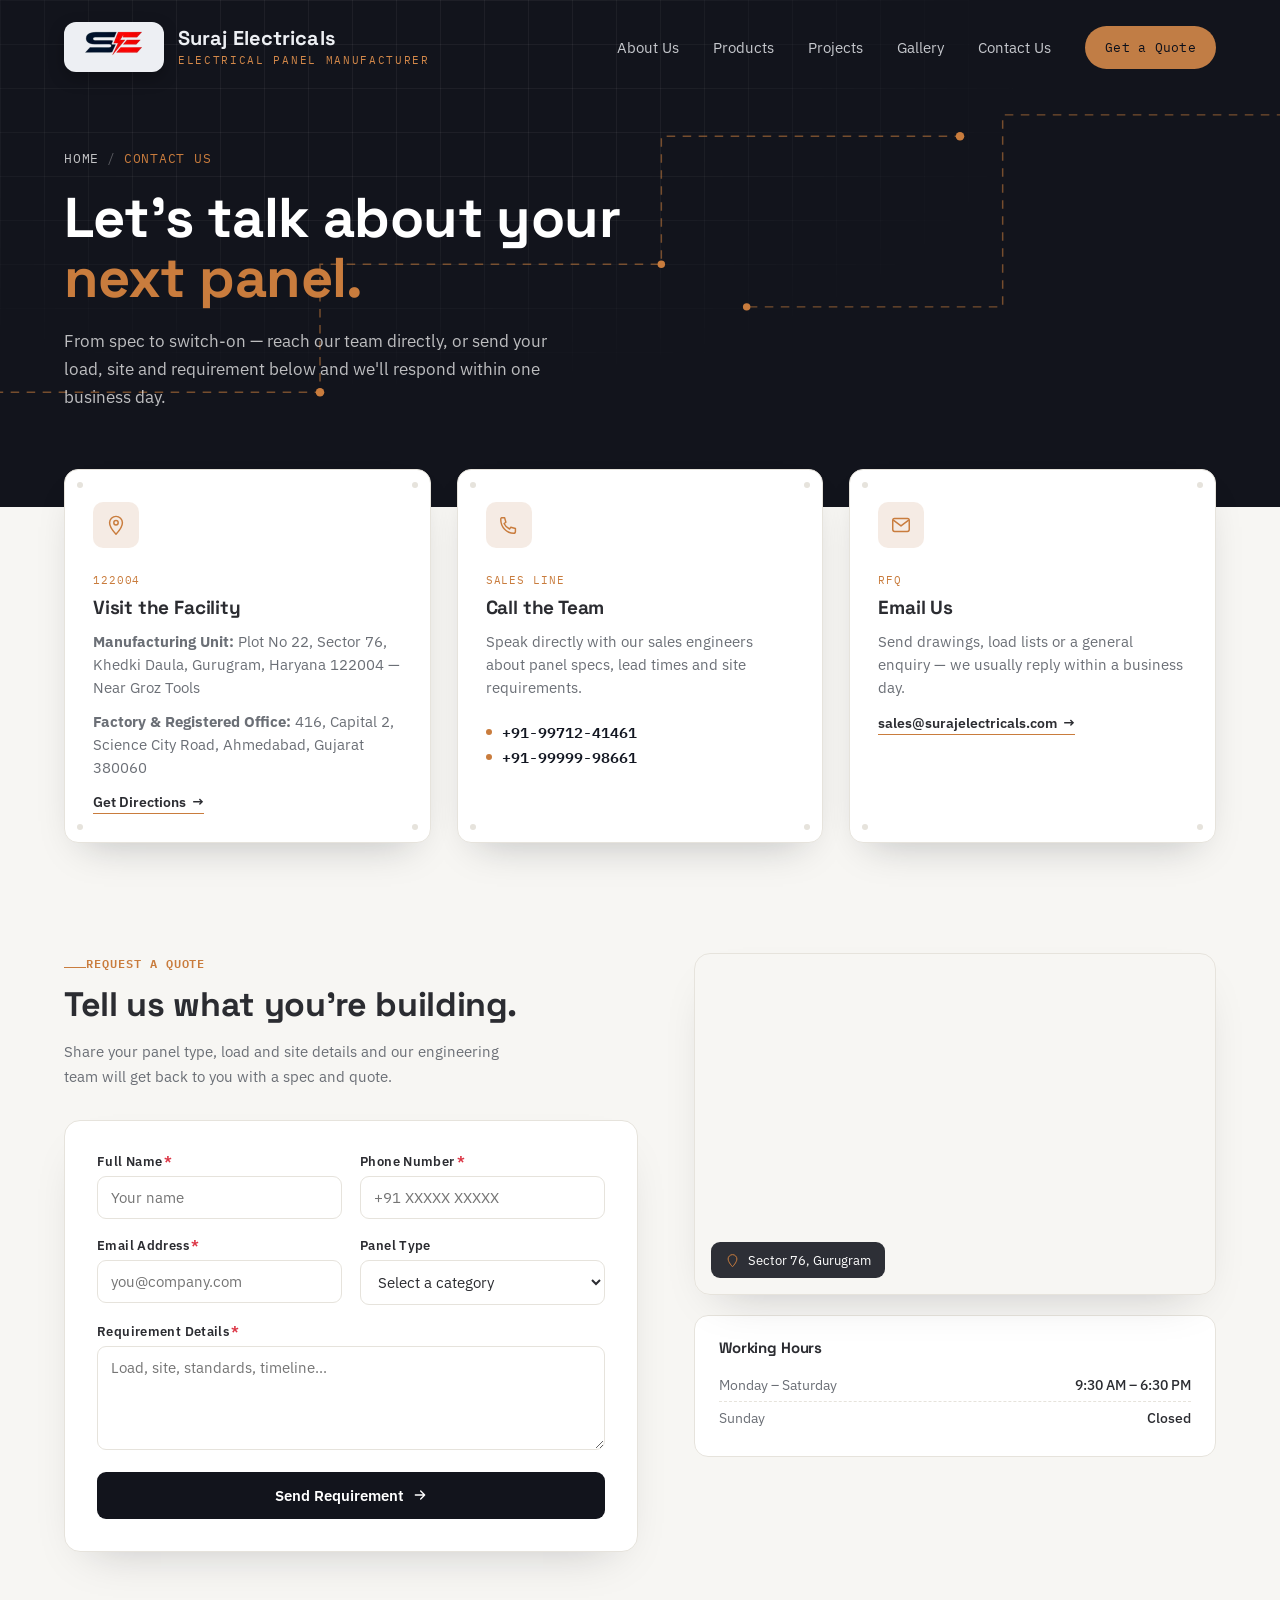
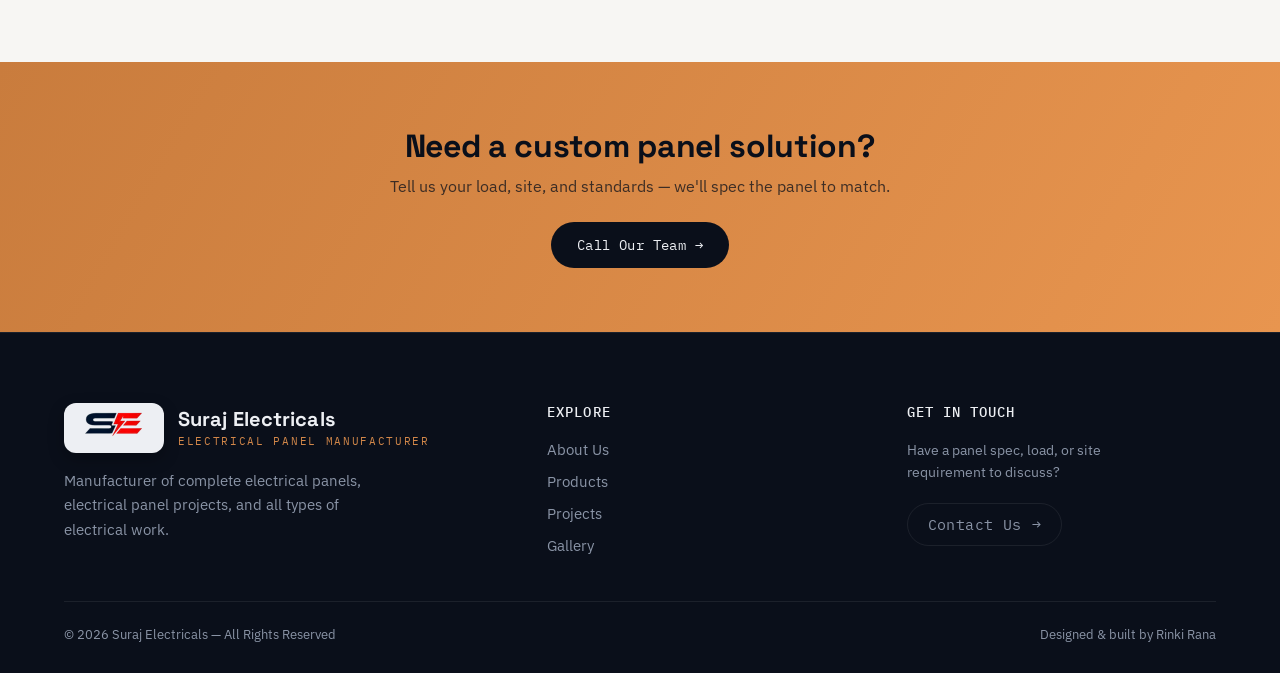
<file: contact.html>
<!DOCTYPE html>
<html lang="en">
<head>
<meta charset="utf-8" />
<meta name="viewport" content="width=device-width, initial-scale=1.0" />
<meta name="description" content="Contact Suraj Electricals — manufacturer of Power Control Centres, Motor Control Centres, Capacitor Panels and AMF Panels. Get in touch for your panel requirement." />
<meta name="author" content="Suraj Electricals" />
<title>Contact Us | Suraj Electricals</title>

<link rel="preconnect" href="https://fonts.googleapis.com">
<link rel="preconnect" href="https://fonts.gstatic.com" crossorigin>
<link href="https://fonts.googleapis.com/css2?family=Space+Grotesk:wght@500;600;700&family=IBM+Plex+Sans:wght@400;500;600&family=IBM+Plex+Mono:wght@400;500&display=swap" rel="stylesheet">
<link href="css/modern.css" rel="stylesheet" />

<style>
  /* ===== Contact page — scoped extension of the modern.css system ===== */
  .contact-page{
    --c-ink:#12141c;
    --c-ink-soft:#1b1e29;
    --c-copper:var(--copper, #b8703f);
    --c-copper-soft:rgba(184,112,63,.14);
    --c-paper:#ffffff;
    --c-bg:#f7f6f3;
    --c-line:#e6e3dc;
    --c-text:#2b2c31;
    --c-muted:#6b6f76;
  }

  /* ---- Page hero ---- */
  .page-hero{
    position:relative;
    overflow:hidden;
    background:var(--c-ink);
    padding:150px 0 96px;
    color:#fff;
  }
  .page-hero .wrap{position:relative;z-index:2;}
  .page-hero-grid{
    position:absolute; inset:0;
    background-image:
      linear-gradient(rgba(255,255,255,.05) 1px, transparent 1px),
      linear-gradient(90deg, rgba(255,255,255,.05) 1px, transparent 1px);
    background-size:44px 44px;
    -webkit-mask-image:radial-gradient(ellipse 70% 80% at 30% 20%, #000 30%, transparent 75%);
    mask-image:radial-gradient(ellipse 70% 80% at 30% 20%, #000 30%, transparent 75%);
  }
  .page-hero svg.trace-line{
    position:absolute; inset:0; width:100%; height:100%;
    pointer-events:none;
  }
  .page-hero svg.trace-line path{
    fill:none; stroke:var(--c-copper); stroke-width:1.4; opacity:.55;
    stroke-dasharray:8 7;
    animation:dashFlow 5s linear infinite;
  }
  .page-hero svg.trace-line circle{
    fill:var(--c-copper);
    animation:nodePulse 2.6s ease-in-out infinite;
  }
  @keyframes dashFlow{to{stroke-dashoffset:-150;}}
  @keyframes nodePulse{
    0%,100%{opacity:.4; r:3;}
    50%{opacity:1; r:5;}
  }

  .crumb{
    font-family:'IBM Plex Mono', monospace;
    font-size:12.5px; letter-spacing:.06em; text-transform:uppercase;
    color:rgba(255,255,255,.55);
    display:flex; align-items:center; gap:8px;
    margin-bottom:22px;
    opacity:0; animation:fadeUp .7s ease forwards;
  }
  .crumb a{color:rgba(255,255,255,.75); text-decoration:none;}
  .crumb a:hover{color:var(--c-copper);}
  .crumb span.sep{color:rgba(255,255,255,.3);}
  .crumb span.here{color:var(--c-copper);}

  .page-hero h1{
    font-family:'Space Grotesk', sans-serif;
    font-weight:700;
    font-size:clamp(34px, 5vw, 56px);
    line-height:1.08;
    margin:0 0 18px;
    max-width:640px;
    opacity:0; animation:fadeUp .8s ease .12s forwards;
  }
  .page-hero h1 em{
    font-style:normal; color:var(--c-copper);
  }
  .required {
    color: #dc3545;
    font-weight: bold;
    margin-left: 2px;
  }
  .page-hero .lead{
    font-size:17px; line-height:1.65;
    color:rgba(255,255,255,.72);
    max-width:520px;
    margin:0;
    opacity:0; animation:fadeUp .8s ease .24s forwards;
  }
  @keyframes fadeUp{
    from{opacity:0; transform:translateY(16px);}
    to{opacity:1; transform:translateY(0);}
  }

  /* ---- Info cards ---- */
  .contact-info{
    background:var(--c-bg);
    padding:80px 0 20px;
  }
  .info-grid{
    display:grid;
    grid-template-columns:repeat(3, 1fr);
    gap:26px;
    margin-top:-118px;
    position:relative;
    z-index:3;
  }
  .info-card{
    position:relative;
    background:var(--c-paper);
    border-radius:14px;
    padding:32px 28px 28px;
    box-shadow:0 18px 40px -20px rgba(18,20,28,.28);
    border:1px solid var(--c-line);
    opacity:0; transform:translateY(24px);
    transition:transform .45s cubic-bezier(.2,.7,.3,1), box-shadow .35s ease;
  }
  .info-card.in-view{opacity:1; transform:translateY(0);}
  .info-card:hover{
    transform:translateY(-8px);
    box-shadow:0 26px 50px -18px rgba(18,20,28,.32);
  }
  .info-card .rivet{
    position:absolute; width:6px; height:6px; border-radius:50%;
    background:var(--c-line);
  }
  .info-card .rivet.tl{top:12px; left:12px;} .info-card .rivet.tr{top:12px; right:12px;}
  .info-card .rivet.bl{bottom:12px; left:12px;} .info-card .rivet.br{bottom:12px; right:12px;}

  .info-icon{
    width:46px; height:46px; border-radius:10px;
    background:var(--c-copper-soft);
    display:flex; align-items:center; justify-content:center;
    margin-bottom:20px;
  }
  .info-icon svg{width:22px; height:22px; stroke:var(--c-copper);}
  .info-tag{
    font-family:'IBM Plex Mono', monospace;
    font-size:11px; letter-spacing:.08em; text-transform:uppercase;
    color:var(--c-copper);
    display:inline-block; margin-bottom:8px;
  }
  .info-card h3{
    font-family:'Space Grotesk', sans-serif;
    font-size:19px; margin:0 0 10px; color:var(--c-text);
  }
  .info-card p{
    margin:0; color:var(--c-muted); font-size:14.5px; line-height:1.6;
  }
  .info-card a.info-action{
    display:inline-flex; align-items:center; gap:6px;
    margin-top:14px; font-size:13.5px; font-weight:600;
    color:var(--c-text); text-decoration:none;
    border-bottom:1px solid var(--c-copper);
    padding-bottom:2px;
  }
  .info-card a.info-action:hover{color:var(--c-copper);}

  /* ---- Split: form + map ---- */
  .contact-split{
    background:var(--c-bg);
    padding:90px 0 110px;
  }
  .split-grid{
    display:grid;
    grid-template-columns:1.1fr 1fr;
    gap:56px;
    align-items:start;
  }
  .split-grid .eyebrow{
    font-family:'IBM Plex Mono', monospace;
    font-size:12px; letter-spacing:.08em; text-transform:uppercase;
    color:var(--c-copper); font-weight:600;
    display:block; margin-bottom:10px;
  }
  .split-grid h2{
    font-family:'Space Grotesk', sans-serif;
    font-size:clamp(26px,3vw,34px);
    margin:0 0 14px; color:var(--c-text);
  }
  .split-grid > .form-col > p{
    color:var(--c-muted); font-size:15px; line-height:1.65;
    max-width:460px; margin:0 0 30px;
  }

  .rfq-form{
    background:var(--c-paper);
    border:1px solid var(--c-line);
    border-radius:16px;
    padding:32px;
    box-shadow:0 20px 46px -26px rgba(18,20,28,.25);
  }
  .form-row{display:grid; grid-template-columns:1fr 1fr; gap:18px;}
  .field{margin-bottom:18px;}
  .field.full{grid-column:1 / -1;}
  .field label{
    display:block; font-size:12.5px; font-weight:600;
    letter-spacing:.03em; color:var(--c-text); margin-bottom:7px;
  }
  .field input, .field select, .field textarea{
    width:100%; box-sizing:border-box;
    border:1.4px solid var(--c-line);
    border-radius:9px;
    padding:11px 13px;
    font-family:'IBM Plex Sans', sans-serif;
    font-size:14.5px; color:var(--c-text);
    background:#fff;
    transition:border-color .2s ease, box-shadow .2s ease;
  }
  .field textarea{resize:vertical; min-height:104px;}
  .field input:focus, .field select:focus, .field textarea:focus{
    outline:none; border-color:var(--c-copper);
    box-shadow:0 0 0 3px var(--c-copper-soft);
  }
  .rfq-submit{
    width:100%;
    border:none; cursor:pointer;
    background:var(--c-ink);
    color:#fff;
    font-family:'IBM Plex Sans', sans-serif;
    font-weight:600; font-size:15px;
    padding:14px 20px;
    border-radius:9px;
    display:flex; align-items:center; justify-content:center; gap:8px;
    transition:background .25s ease, transform .15s ease;
  }
  .rfq-submit:hover{background:var(--c-copper); transform:translateY(-2px);}
  .rfq-submit:active{transform:translateY(0);}
  .rfq-submit svg{width:16px; height:16px; transition:transform .25s ease;}
  .rfq-submit:hover svg{transform:translateX(3px);}

  .form-success{
    display:none;
    align-items:center; gap:12px;
    background:#f1f8f0; border:1px solid #cfe8ca;
    color:#2f6b2c;
    border-radius:10px; padding:14px 16px;
    font-size:14px; margin-top:16px;
  }
  .form-success.show{display:flex; animation:fadeUp .5s ease forwards;}
  .form-success svg{width:20px; height:20px; flex:none; stroke:#2f6b2c;}

  .map-col{
    position:sticky; top:110px;
  }
  .map-frame{
    border-radius:16px;
    overflow:hidden;
    border:1px solid var(--c-line);
    box-shadow:0 20px 46px -26px rgba(18,20,28,.25);
    position:relative;
  }
  .map-frame iframe{display:block; width:100%; height:340px; border:0;}
  .map-badge{
    position:absolute; left:16px; bottom:16px;
    background:rgba(18,20,28,.88);
    color:#fff; font-size:12.5px;
    padding:10px 14px; border-radius:9px;
    display:flex; align-items:center; gap:8px;
    font-family:'IBM Plex Sans', sans-serif;
    backdrop-filter:blur(4px);
  }
  .map-badge svg{width:15px; height:15px; stroke:var(--c-copper); flex:none;}

  .hours-card{
    margin-top:20px;
    background:var(--c-paper);
    border:1px solid var(--c-line);
    border-radius:14px;
    padding:22px 24px;
  }
  .hours-card h4{
    font-family:'Space Grotesk', sans-serif;
    font-size:15px; margin:0 0 12px; color:var(--c-text);
  }
  .hours-row{
    display:flex; justify-content:space-between;
    font-size:13.5px; color:var(--c-muted);
    padding:7px 0; border-bottom:1px dashed var(--c-line);
  }
  .hours-row:last-child{border-bottom:none;}
  .hours-row span:last-child{color:var(--c-text); font-weight:500;}
  .info-phones{ display:flex; flex-direction:column; gap:8px; margin-top:4px; }
  .info-phone{
    display:flex; align-items:center; gap:10px;
    font-family: var(--font-mono); font-weight:600; font-size:15px;
    color: var(--ink); text-decoration:none;
    transition: color .2s;
  }
  .info-phone:hover{ color: var(--copper); }
  .info-phone .dot{
    width:6px; height:6px; border-radius:50%;
    background: var(--copper); flex-shrink:0;
  }

  @media (max-width: 900px){
    .info-grid{grid-template-columns:1fr; margin-top:36px;}
    .page-hero{padding:70px 0 70px;}
    .split-grid{grid-template-columns:1fr; gap:40px;}
    .map-col{position:static;}
    .form-row{grid-template-columns:1fr;}
  }

  @media (prefers-reduced-motion: reduce){
    .page-hero svg.trace-line path, .page-hero svg.trace-line circle,
    .crumb, .page-hero h1, .page-hero .lead, .info-card{
      animation:none !important; opacity:1 !important; transform:none !important;
    }
  }
</style>
</head>
<body class="contact-page">

<!-- ============ NAV ============ -->
<nav class="site-nav" id="siteNav">
  <div class="wrap">
    <a class="brand" href="index.html">
      <span class="brand-mark"><img src="images/SE-logo.png" alt="Suraj Electricals logo" /></span>
      <span class="brand-name">Suraj Electricals<small>Electrical Panel Manufacturer</small></span>
    </a>
    <ul class="nav-links" id="navLinks">
      <li><a href="about.html">About Us</a></li>
      <li><a href="products.html">Products</a></li>
      <li><a href="projects.html">Projects</a></li>
      <li><a href="gallery.html">Gallery</a></li>
      <li class="active"><a href="contact.html">Contact Us</a></li>
      <li><a class="nav-cta" href="contact.html">Get a Quote</a></li>
    </ul>
    <button class="nav-toggle" id="navToggle" aria-label="Toggle menu">
      <span></span><span></span><span></span>
    </button>
  </div>
</nav>

<!-- ============ PAGE HERO ============ -->
<header class="page-hero">
  <div class="page-hero-grid"></div>
  <svg class="trace-line" viewBox="0 0 1200 500" preserveAspectRatio="xMidYMid slice" aria-hidden="true">
    <path d="M -20 380 H 300 V 260 H 620 V 140 H 900" />
    <path d="M 1220 120 H 940 V 300 H 700" />
    <circle cx="300" cy="380" r="4" />
    <circle cx="620" cy="260" r="3.5" />
    <circle cx="900" cy="140" r="4" />
    <circle cx="700" cy="300" r="3.5" />
  </svg>
  <div class="wrap">
    <div class="crumb">
      <a href="index.html">Home</a><span class="sep">/</span><span class="here">Contact Us</span>
    </div>
    <h1>Let's talk about your <em>next panel.</em></h1>
    <p class="lead">From spec to switch-on — reach our team directly, or send your load, site and requirement below and we'll respond within one business day.</p>
  </div>
</header>

<!-- ============ INFO CARDS ============ -->
<section class="contact-info">
  <div class="wrap">
    <div class="info-grid">

      <div class="info-card">
        <span class="rivet tl"></span><span class="rivet tr"></span><span class="rivet bl"></span><span class="rivet br"></span>
        <div class="info-icon">
          <svg viewBox="0 0 24 24" fill="none"><path d="M12 22s7-7.2 7-12.4A7 7 0 0 0 5 9.6C5 14.8 12 22 12 22Z" stroke-width="1.6" stroke-linejoin="round"/><circle cx="12" cy="9.5" r="2.4" stroke-width="1.6"/></svg>
        </div>
        <span class="info-tag">122004</span>
        <h3>Visit the Facility</h3>
        
        <p><strong>Manufacturing Unit:</strong> Plot No 22, Sector 76, Khedki Daula, Gurugram, Haryana 122004 — Near Groz Tools</p>
        <p style="margin-top:10px;"><strong>Factory & Registered Office:</strong> 416, Capital 2, Science City Road, Ahmedabad, Gujarat 380060</p>
        <a class="info-action" href="https://maps.app.goo.gl/195qtjTsLw7v97t66" target="_blank" rel="noopener">Get Directions <span class="arrow">&rarr;</span></a>
      </div>

      <div class="info-card">
        <span class="rivet tl"></span><span class="rivet tr"></span><span class="rivet bl"></span><span class="rivet br"></span>
        <div class="info-icon">
          <svg viewBox="0 0 24 24" fill="none"><path d="M4 4h3.2l1.4 5-2 1.4a12 12 0 0 0 6 6l1.4-2 5 1.4V19a2 2 0 0 1-2 2C9.6 21 3 14.4 3 6a2 2 0 0 1 1-2Z" stroke-width="1.6" stroke-linejoin="round"/></svg>
        </div>
        <span class="info-tag">Sales Line</span>
        <h3>Call the Team</h3>
        <p>Speak directly with our sales engineers about panel specs, lead times and site requirements.</p>
        <br>
        <a class="info-phone" href="tel:+919971241461"><span class="dot"></span>+91-99712-41461</a>
        <a class="info-phone" href="tel:+919999998661"><span class="dot"></span>+91-99999-98661</a>
      </div>

      <div class="info-card">
        <span class="rivet tl"></span><span class="rivet tr"></span><span class="rivet bl"></span><span class="rivet br"></span>
        <div class="info-icon">
          <svg viewBox="0 0 24 24" fill="none"><rect x="3" y="5" width="18" height="14" rx="2" stroke-width="1.6"/><path d="m4 7 8 6 8-6" stroke-width="1.6" stroke-linecap="round" stroke-linejoin="round"/></svg>
        </div>
        <span class="info-tag">RFQ</span>
        <h3>Email Us</h3>
        <p>Send drawings, load lists or a general enquiry — we usually reply within a business day.</p>
        <a class="info-action" href="mailto:sales@surajelectricals.com">sales@surajelectricals.com <span class="arrow">&rarr;</span></a>
      </div>

    </div>
  </div>
</section>

<!-- ============ FORM + MAP ============ -->
<section class="contact-split">
  <div class="wrap">
    <div class="split-grid">

      <div class="form-col reveal">
        <span class="eyebrow">Request a Quote</span>
        <h2>Tell us what you're building.</h2>
        <p>Share your panel type, load and site details and our engineering team will get back to you with a spec and quote.</p>

        <form class="rfq-form" id="rfqForm">
          <input type="hidden" name="access_key" value="5b65022b-6e9d-4d8d-b139-4688279f2f83">
          <div class="form-row">
            <div class="field">
              <label for="fName">Full Name<span class="required">*</span></label>
              <input type="text" id="fName" name="name" placeholder="Your name" required />
            </div>
            <div class="field">
              <label for="fPhone">Phone Number<span class="required">*</span></label>
              <input type="tel" id="fPhone" name="phone" placeholder="+91 XXXXX XXXXX" required pattern="^(\+91[\-\s]?)?[6-9]\d{9}$" title="Enter a valid 10-digit Indian mobile number" />
            </div>

          </div>
          <div class="form-row">
            <div class="field">
              <label for="fEmail">Email Address<span class="required">*</span></label>
              <input type="email" id="fEmail" name="email" placeholder="you@company.com" required />
            </div>
            <div class="field">
              <label for="fPanel">Panel Type</label>
              <select id="fPanel" name="panel" required>
                <option value="">Select a category</option>
                <option>Power Control Centre (PCC)</option>
                <option>Motor Control Centre (MCC)</option>
                <option>Capacitor Panel</option>
                <option>AMF Panel</option>
                <option>Not sure / Other</option>
              </select>
            </div>
          </div>
          <div class="field full">
            <label for="fMsg">Requirement Details<span class="required">*</span></label>
            <textarea id="fMsg" name="message" placeholder="Load, site, standards, timeline..." required></textarea>
          </div>
          <button type="submit" class="rfq-submit">
            Send Requirement
            <svg viewBox="0 0 24 24" fill="none"><path d="M5 12h14M13 6l6 6-6 6" stroke="currentColor" stroke-width="2" stroke-linecap="round" stroke-linejoin="round"/></svg>
          </button>
          <div class="form-success" id="formSuccess">
            <svg viewBox="0 0 24 24" fill="none"><path d="m4 12 6 6L20 6" stroke-width="2" stroke-linecap="round" stroke-linejoin="round"/></svg>
            <span>Thanks — your requirement has been noted. Our team will reach out shortly.</span>
          </div>
        </form>
      </div>

      <div class="map-col reveal">
        <div class="map-frame">
          <iframe
            src="https://www.google.com/maps/embed?pb=!1m18!1m12!1m3!1d3176.0670039396723!2d76.98328457494819!3d28.399085294644465!2m3!1f0!2f0!3f0!3m2!1i1024!2i768!4f13.1!3m3!1m2!1s0x390d3d0012d908b9%3A0x344fd254d26c593a!2sSuraj%20Electricals!5e1!3m2!1sen!2sin!4v1785544857323!5m2!1sen!2sin" width="600" height="450" style="border:0;" 
            loading="lazy"
            allowfullscreen
            referrerpolicy="no-referrer-when-downgrade"
            title="Suraj Electricals location"></iframe>
          <div class="map-badge">
            <svg viewBox="0 0 24 24" fill="none"><path d="M12 22s7-7.2 7-12.4A7 7 0 0 0 5 9.6C5 14.8 12 22 12 22Z" stroke-width="1.6" stroke-linejoin="round"/></svg>
            Sector 76, Gurugram
          </div>
        </div>
        <div class="hours-card">
          <h4>Working Hours</h4>
          <div class="hours-row"><span>Monday – Saturday</span><span>9:30 AM – 6:30 PM</span></div>
          <div class="hours-row"><span>Sunday</span><span>Closed</span></div>
        </div>
      </div>

    </div>
  </div>
</section>

<!-- ============ CTA BAND ============ -->
<section class="cta-band">
  <div class="wrap">
    <h2>Need a custom panel solution?</h2>
    <p>Tell us your load, site, and standards — we'll spec the panel to match.</p>
    <a class="btn btn-primary" href="tel:+919971241461">Call Our Team &rarr;</a>
  </div>
</section>

<!-- ============ FOOTER ============ -->
<footer class="site-footer">
  <div class="wrap">
    <div class="footer-grid">
      <div class="footer-brand">
        <a class="brand" href="index.html">
          <span class="brand-mark"><img src="images/SE-logo.png" alt="Suraj Electricals logo" /></span>
          <span class="brand-name">Suraj Electricals<small>Electrical Panel Manufacturer</small></span>
        </a>
        <p>Manufacturer of complete electrical panels, electrical panel projects, and all types of electrical work.</p>
      </div>
      <div class="footer-col">
        <h4>Explore</h4>
        <ul>
          <li><a href="about.html">About Us</a></li>
          <li><a href="products.html">Products</a></li>
          <li><a href="projects.html">Projects</a></li>
          <li><a href="gallery.html">Gallery</a></li>
        </ul>
      </div>
      <div class="footer-col footer-cta-col">
        <h4>Get in Touch</h4>
        <p>Have a panel spec, load, or site requirement to discuss?</p>
        <a class="btn btn-ghost footer-cta-btn" href="contact.html">Contact Us <span class="arrow">&rarr;</span></a>
      </div>
    </div>
    <div class="footer-bottom">
      <span>&copy; <span id="year"></span> Suraj Electricals — All Rights Reserved</span>
      <span>Designed &amp; built by <a href="https://github.com/rinkirajput" target="_blank" rel="noopener">Rinki Rana</a></span>
    </div>
  </div>
  <button id="backToTop" class="back-to-top" aria-label="Back to top">
    <svg viewBox="0 0 24 24" fill="none"><path d="M12 19V5M5 12l7-7 7 7" stroke="currentColor" stroke-width="2" stroke-linecap="round" stroke-linejoin="round"/></svg>
  </button>
</footer>

<script>document.getElementById('year').textContent = new Date().getFullYear();</script>
<script src="js/modern.js"></script>
<script>
  // Fallback reveal-on-scroll for elements not covered by js/modern.js
  (function(){
    var cards = document.querySelectorAll('.info-card');
    if('IntersectionObserver' in window){
      var io = new IntersectionObserver(function(entries){
        entries.forEach(function(e){
          if(e.isIntersecting){
            e.target.classList.add('in-view');
            io.unobserve(e.target);
          }
        });
      }, {threshold:.15});
      cards.forEach(function(c, i){
        c.style.transitionDelay = (i * 0.1) + 's';
        io.observe(c);
      });
    } else {
      cards.forEach(function(c){ c.classList.add('in-view'); });
    }
  })();

  // Contact form — submits to Web3Forms, then shows the success message
  document.getElementById('rfqForm').addEventListener('submit', function(e){
    e.preventDefault();
    var form = this;
    var success = document.getElementById('formSuccess');
    var submitBtn = form.querySelector('.rfq-submit');
    var originalBtnText = submitBtn.innerHTML;

    submitBtn.disabled = true;
    submitBtn.innerHTML = 'Sending...';

    fetch('https://api.web3forms.com/submit', {
      method: 'POST',
      headers: { 'Content-Type': 'application/json', 'Accept': 'application/json' },
      body: JSON.stringify(Object.fromEntries(new FormData(form)))
    })
    .then(function(res){ return res.json(); })
    .then(function(data){
      submitBtn.disabled = false;
      submitBtn.innerHTML = originalBtnText;
      if (data.success) {
        success.classList.add('show');
        form.querySelectorAll('input, textarea, select').forEach(function(el){
          if (el.type !== 'hidden') el.value = '';
        });
      } else {
        alert('Something went wrong sending your requirement. Please try again or call us directly.');
      }
    })
    .catch(function(){
      submitBtn.disabled = false;
      submitBtn.innerHTML = originalBtnText;
      alert('Something went wrong sending your requirement. Please check your connection and try again.');
    });
  });
</script>
</body>
</html>
</file>
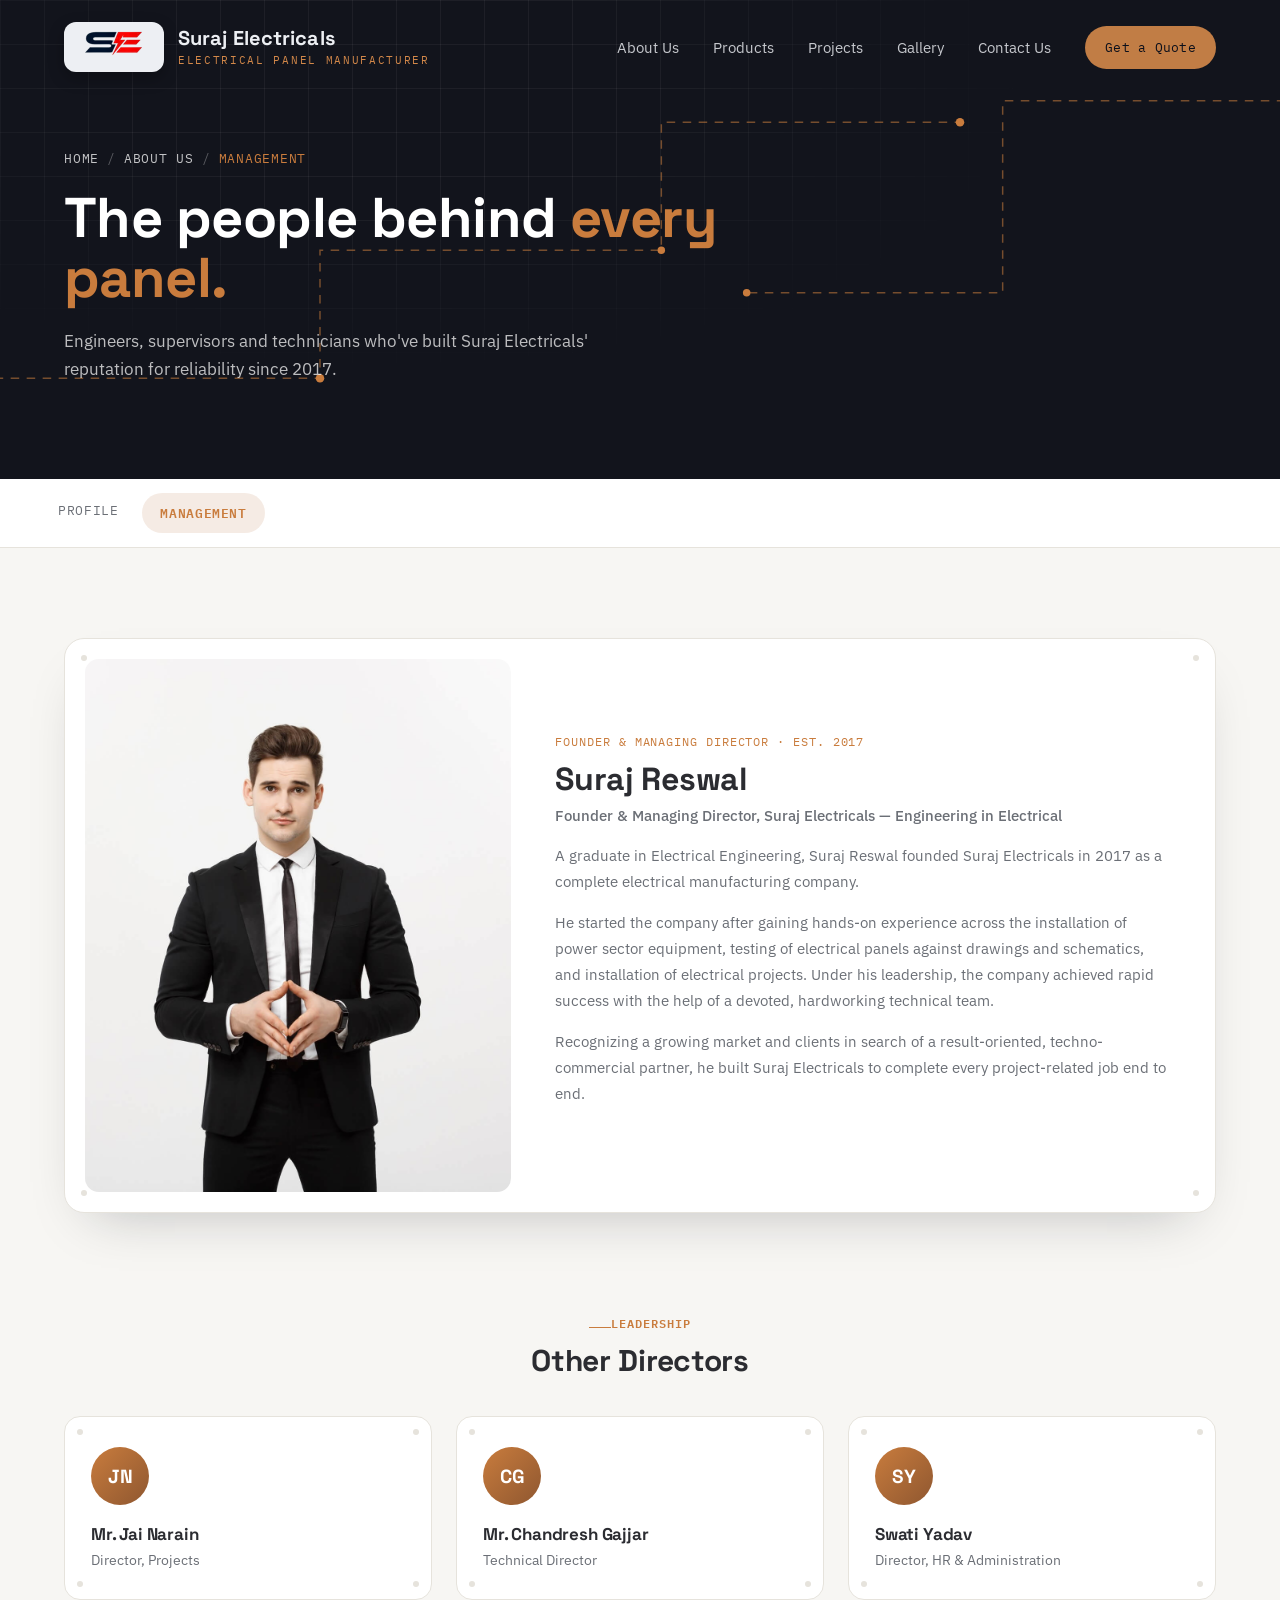
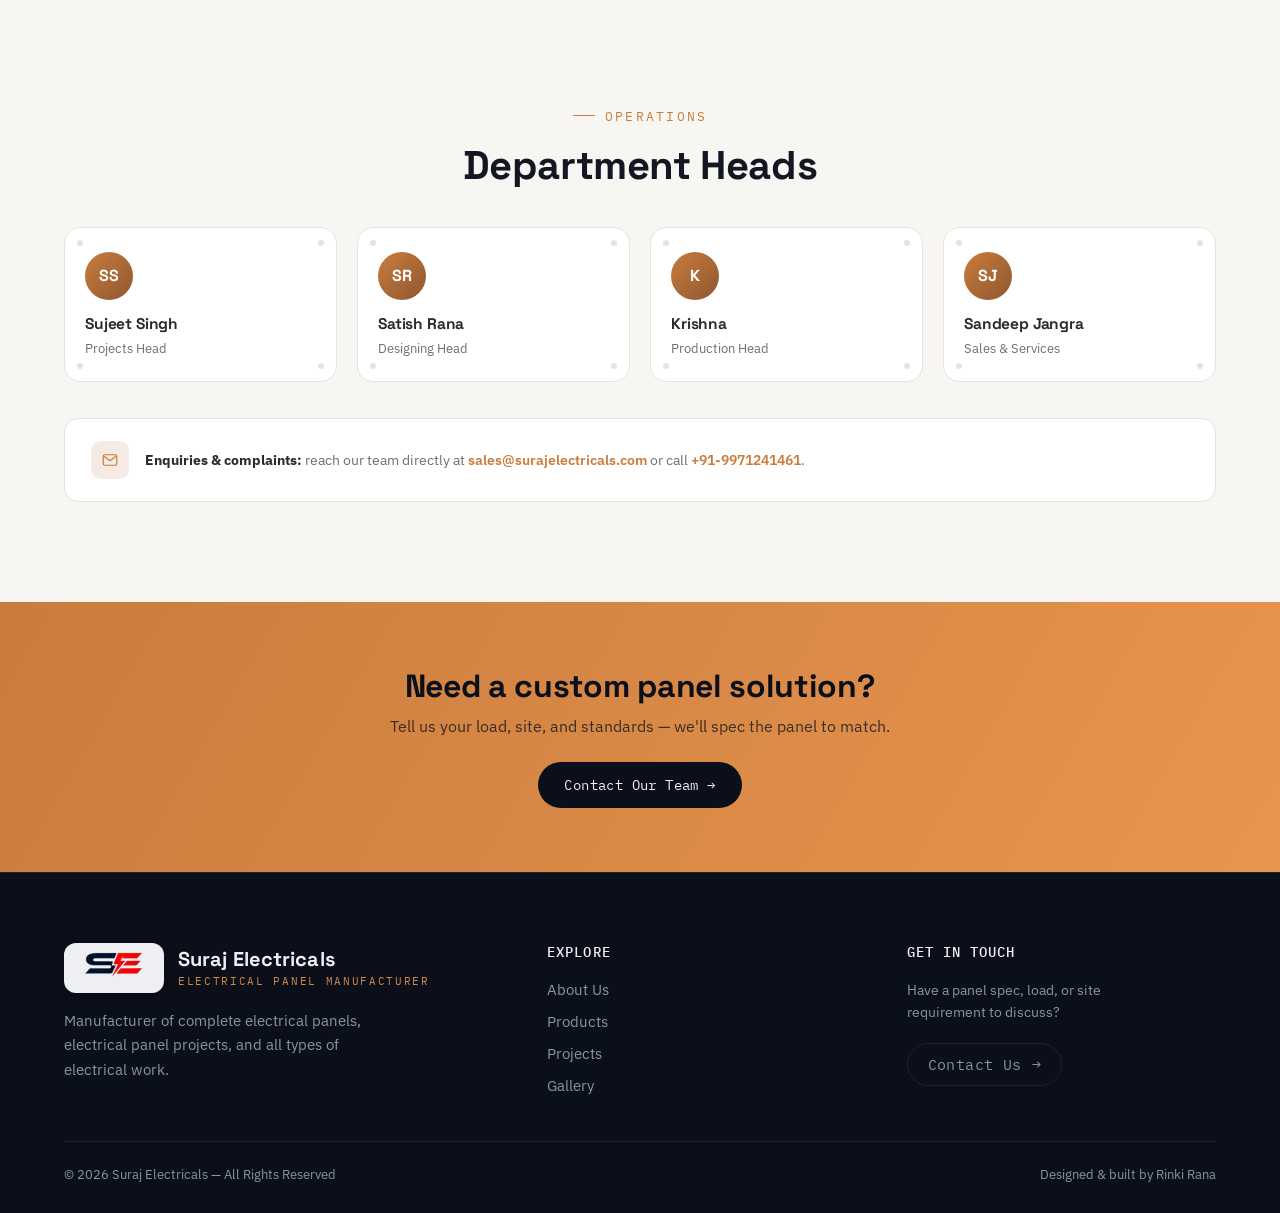
<file: management.html>
<!DOCTYPE html>
<html lang="en">
<head>
<meta charset="utf-8" />
<meta name="viewport" content="width=device-width, initial-scale=1.0" />
<meta name="description" content="Meet the leadership of Suraj Electricals — founder Suraj Reswal and the directors behind the company's electrical panel manufacturing operations." />
<meta name="author" content="Suraj Electricals" />
<title>About Us — Management | Suraj Electricals</title>

<link rel="preconnect" href="https://fonts.googleapis.com">
<link rel="preconnect" href="https://fonts.gstatic.com" crossorigin>
<link href="https://fonts.googleapis.com/css2?family=Space+Grotesk:wght@500;600;700&family=IBM+Plex+Sans:wght@400;500;600&family=IBM+Plex+Mono:wght@400;500&display=swap" rel="stylesheet">
<link href="css/modern.css" rel="stylesheet" />

<style>
  /* ===== About page — scoped extension of the modern.css system ===== */
  .about-page{
    --c-ink:#12141c;
    --c-copper:var(--copper, #b8703f);
    --c-copper-soft:rgba(184,112,63,.14);
    --c-paper:#ffffff;
    --c-bg:#f7f6f3;
    --c-line:#e6e3dc;
    --c-text:#2b2c31;
    --c-muted:#6b6f76;
  }

  /* ---- Page hero (shared pattern) ---- */
  .page-hero{position:relative; overflow:hidden; background:var(--c-ink); padding:150px 0 96px; color:#fff;}
  .page-hero .wrap{position:relative; z-index:2;}
  .page-hero-grid{
    position:absolute; inset:0;
    background-image:linear-gradient(rgba(255,255,255,.05) 1px, transparent 1px), linear-gradient(90deg, rgba(255,255,255,.05) 1px, transparent 1px);
    background-size:44px 44px;
    -webkit-mask-image:radial-gradient(ellipse 70% 80% at 30% 20%, #000 30%, transparent 75%);
    mask-image:radial-gradient(ellipse 70% 80% at 30% 20%, #000 30%, transparent 75%);
  }
  .page-hero svg.trace-line{position:absolute; inset:0; width:100%; height:100%; pointer-events:none;}
  .page-hero svg.trace-line path{fill:none; stroke:var(--c-copper); stroke-width:1.4; opacity:.55; stroke-dasharray:8 7; animation:dashFlow 5s linear infinite;}
  .page-hero svg.trace-line circle{fill:var(--c-copper); animation:nodePulse 2.6s ease-in-out infinite;}
  @keyframes dashFlow{to{stroke-dashoffset:-150;}}
  @keyframes nodePulse{0%,100%{opacity:.4; r:3;} 50%{opacity:1; r:5;}}

  .crumb{font-family:'IBM Plex Mono', monospace; font-size:12.5px; letter-spacing:.06em; text-transform:uppercase; color:rgba(255,255,255,.55); display:flex; align-items:center; gap:8px; margin-bottom:22px; opacity:0; animation:fadeUp .7s ease forwards;}
  .crumb a{color:rgba(255,255,255,.75); text-decoration:none;}
  .crumb a:hover{color:var(--c-copper);}
  .crumb span.sep{color:rgba(255,255,255,.3);}
  .crumb span.here{color:var(--c-copper);}

  .page-hero h1{font-family:'Space Grotesk', sans-serif; font-weight:700; font-size:clamp(34px, 5vw, 56px); line-height:1.08; margin:0 0 18px; max-width:680px; opacity:0; animation:fadeUp .8s ease .12s forwards;}
  .page-hero h1 em{font-style:normal; color:var(--c-copper);}
  .page-hero .lead{font-size:17px; line-height:1.65; color:rgba(255,255,255,.72); max-width:560px; margin:0; opacity:0; animation:fadeUp .8s ease .24s forwards;}
  @keyframes fadeUp{from{opacity:0; transform:translateY(16px);} to{opacity:1; transform:translateY(0);}}

  /* ---- Sub-nav tabs ---- */
  .subnav{background:var(--c-paper); border-bottom:1px solid var(--c-line); position:relative; z-index:4;}
  .subnav .wrap{display:flex; gap:6px; padding:14px 0;}
  .subnav a{
    font-family:'IBM Plex Mono', monospace; font-size:12.5px; letter-spacing:.05em; text-transform:uppercase;
    color:var(--c-muted); text-decoration:none; padding:9px 18px; border-radius:999px;
    transition:color .2s ease, background .2s ease;
  }
  .subnav a:hover{color:var(--c-text);}
  .subnav a.active{background:var(--c-copper-soft); color:var(--c-copper); font-weight:600;}

  /* ---- Founder spotlight ---- */
  .founder-section{background:var(--c-bg); padding:90px 0 50px;}
  .founder-card{
    position:relative; display:grid; grid-template-columns:.8fr 1.2fr; gap:44px; align-items:center;
    background:var(--c-paper); border:1px solid var(--c-line); border-radius:20px; padding:20px;
    box-shadow:0 24px 54px -28px rgba(18,20,28,.28);
    opacity:0; transform:translateY(24px); transition:opacity .6s ease, transform .6s ease;
  }
  .founder-card.in-view{opacity:1; transform:translateY(0);}
  .founder-card .rivet{position:absolute; width:6px; height:6px; border-radius:50%; background:var(--c-line);}
  .founder-card .rivet.tl{top:16px; left:16px;} .founder-card .rivet.tr{top:16px; right:16px;}
  .founder-card .rivet.bl{bottom:16px; left:16px;} .founder-card .rivet.br{bottom:16px; right:16px;}
  .founder-photo{border-radius:14px; overflow:hidden; aspect-ratio:4/5;}
  .founder-photo img{width:100%; height:100%; object-fit:cover; display:block;}
  .founder-copy{padding:16px 28px 16px 0;}
  .founder-tag{font-family:'IBM Plex Mono', monospace; font-size:11.5px; letter-spacing:.08em; text-transform:uppercase; color:var(--c-copper); display:inline-block; margin-bottom:10px;}
  .founder-copy h2{font-family:'Space Grotesk', sans-serif; font-size:clamp(24px,3vw,32px); margin:0 0 4px; color:var(--c-text);}
  .founder-role{font-size:14px; color:var(--c-muted); margin:0 0 20px; font-weight:500;}
  .founder-copy p{color:var(--c-muted); font-size:15px; line-height:1.75; margin:0 0 14px;}

  /* ---- Directors grid ---- */
  .directors-section{background:var(--c-bg); padding:50px 0 100px;}
  .directors-section .section-head{margin-bottom:36px;}
  .directors-section .eyebrow{font-family:'IBM Plex Mono', monospace; font-size:12px; letter-spacing:.08em; text-transform:uppercase; color:var(--c-copper); font-weight:600; display:block; margin-bottom:8px;}
  .directors-section h2{font-family:'Space Grotesk', sans-serif; font-size:clamp(24px,3vw,30px); margin:0; color:var(--c-text);}
  .directors-grid{display:grid; grid-template-columns:repeat(3, 1fr); gap:24px;}
  .director-card{
    position:relative; background:var(--c-paper); border:1px solid var(--c-line); border-radius:16px; padding:30px 26px;
    opacity:0; transform:translateY(24px); transition:opacity .6s ease, transform .6s ease, box-shadow .3s ease, transform .3s ease;
  }
  .director-card.in-view{opacity:1; transform:translateY(0);}
  .director-card:hover{box-shadow:0 20px 40px -24px rgba(18,20,28,.3); transform:translateY(-6px);}
  .director-card .rivet{position:absolute; width:6px; height:6px; border-radius:50%; background:var(--c-line);}
  .director-card .rivet.tl{top:12px; left:12px;} .director-card .rivet.tr{top:12px; right:12px;}
  .director-card .rivet.bl{bottom:12px; left:12px;} .director-card .rivet.br{bottom:12px; right:12px;}
  .avatar-circle{
    width:58px; height:58px; border-radius:50%;
    background:linear-gradient(135deg, var(--c-copper), #8f5730);
    color:#fff; font-family:'Space Grotesk', sans-serif; font-weight:700; font-size:19px;
    display:flex; align-items:center; justify-content:center; margin-bottom:18px;
  }
  .director-card h4{font-family:'Space Grotesk', sans-serif; font-size:17px; margin:0 0 6px; color:var(--c-text);}
  .director-card p{color:var(--c-muted); font-size:13.5px; margin:0;}

  /* ---- Department heads ---- */
  .heads-section{background:var(--c-bg); padding:0 0 100px;}
  .heads-section .section-head{margin-bottom:36px;}
  .heads-grid{display:grid; grid-template-columns:repeat(4, 1fr); gap:20px;}
  .heads-grid .director-card{padding:24px 20px;}
  .heads-grid .avatar-circle{width:48px; height:48px; font-size:16px; margin-bottom:14px;}
  .heads-grid .director-card h4{font-size:15.5px;}
  .heads-grid .director-card p{font-size:13px;}

  /* ---- Enquiry note ---- */
  .enquiry-note{
    margin-top:36px; background:var(--c-paper); border:1px solid var(--c-line); border-radius:14px;
    padding:22px 26px; display:flex; align-items:center; gap:16px; flex-wrap:wrap;
  }
  .enquiry-note .e-ico{width:38px; height:38px; border-radius:10px; background:var(--c-copper-soft); display:flex; align-items:center; justify-content:center; flex:none;}
  .enquiry-note .e-ico svg{width:18px; height:18px; stroke:var(--c-copper);}
  .enquiry-note p{margin:0; font-size:13.5px; color:var(--c-muted); flex:1; min-width:220px;}
  .enquiry-note p strong{color:var(--c-text);}
  .enquiry-note a{color:var(--c-copper); font-weight:600; text-decoration:none;}
  .enquiry-note a:hover{text-decoration:underline;}

  @media (max-width: 900px){
    .heads-grid{grid-template-columns:1fr 1fr;}
    .page-hero{padding:130px 0 80px;}
    .founder-card{grid-template-columns:1fr; padding:16px;}
    .founder-photo{aspect-ratio:16/10;}
    .founder-copy{padding:8px 8px 8px;}
    .directors-grid{grid-template-columns:1fr;}
    .subnav .wrap{overflow-x:auto; -webkit-overflow-scrolling:touch;}
  }

  @media (prefers-reduced-motion: reduce){
    .page-hero svg.trace-line path, .page-hero svg.trace-line circle,
    .crumb, .page-hero h1, .page-hero .lead, .founder-card, .director-card{
      animation:none !important; opacity:1 !important; transform:none !important;
    }
  }
</style>
</head>
<body class="about-page">

<!-- ============ NAV ============ -->
<nav class="site-nav" id="siteNav">
  <div class="wrap">
    <a class="brand" href="index.html">
      <span class="brand-mark"><img src="images/SE-logo.png" alt="Suraj Electricals logo" /></span>
      <span class="brand-name">Suraj Electricals<small>Electrical Panel Manufacturer</small></span>
    </a>
    <ul class="nav-links" id="navLinks">
      <li class="active"><a href="about.html">About Us</a></li>
      <li><a href="products.html">Products</a></li>
      <li><a href="projects.html">Projects</a></li>
      <li><a href="gallery.html">Gallery</a></li>
      <li><a href="contact.html">Contact Us</a></li>
      <li><a class="nav-cta" href="contact.html">Get a Quote</a></li>
    </ul>
    <button class="nav-toggle" id="navToggle" aria-label="Toggle menu">
      <span></span><span></span><span></span>
    </button>
  </div>
</nav>

<!-- ============ PAGE HERO ============ -->
<header class="page-hero">
  <div class="page-hero-grid"></div>
  <svg class="trace-line" viewBox="0 0 1200 500" preserveAspectRatio="xMidYMid slice" aria-hidden="true">
    <path d="M -20 380 H 300 V 260 H 620 V 140 H 900" />
    <path d="M 1220 120 H 940 V 300 H 700" />
    <circle cx="300" cy="380" r="4" />
    <circle cx="620" cy="260" r="3.5" />
    <circle cx="900" cy="140" r="4" />
    <circle cx="700" cy="300" r="3.5" />
  </svg>
  <div class="wrap">
    <div class="crumb"><a href="index.html">Home</a><span class="sep">/</span><a href="about.html">About Us</a><span class="sep">/</span><span class="here">Management</span></div>
    <h1>The people behind <em>every panel.</em></h1>
    <p class="lead">Engineers, supervisors and technicians who've built Suraj Electricals' reputation for reliability since 2017.</p>
  </div>
</header>

<!-- ============ SUB-NAV ============ -->
<nav class="subnav">
  <div class="wrap">
    <a href="about.html">Profile</a>
    <a href="management.html" class="active">Management</a>
  </div>
</nav>

<!-- ============ FOUNDER ============ -->
<section class="founder-section">
  <div class="wrap">
    <div class="founder-card">
      <span class="rivet tl"></span><span class="rivet tr"></span><span class="rivet bl"></span><span class="rivet br"></span>
      <div class="founder-photo">
        <img src="images/founder.jpg" alt="Suraj Reswal, Founder of Suraj Electricals" />
      </div>
      <div class="founder-copy">
        <span class="founder-tag">Founder &amp; Managing Director · Est. 2017</span>
        <h2>Suraj Reswal</h2>
        <p class="founder-role">Founder &amp; Managing Director, Suraj Electricals — Engineering in Electrical</p>
        <p>A graduate in Electrical Engineering, Suraj Reswal founded Suraj Electricals in 2017 as a complete electrical manufacturing company.</p>
        <p>He started the company after gaining hands-on experience across the installation of power sector equipment, testing of electrical panels against drawings and schematics, and installation of electrical projects. Under his leadership, the company achieved rapid success with the help of a devoted, hardworking technical team.</p>
        <p>Recognizing a growing market and clients in search of a result-oriented, techno-commercial partner, he built Suraj Electricals to complete every project-related job end to end.</p>
      </div>
    </div>
  </div>
</section>

<!-- ============ DIRECTORS ============ -->
<section class="directors-section">
  <div class="wrap">
    <div class="section-head reveal">
      <span class="eyebrow">Leadership</span>
      <h2>Other Directors</h2>
    </div>
    <div class="directors-grid">
      <div class="director-card">
        <span class="rivet tl"></span><span class="rivet tr"></span><span class="rivet bl"></span><span class="rivet br"></span>
        <div class="avatar-circle">JN</div>
        <h4>Mr. Jai Narain</h4>
        <p>Director, Projects</p>
      </div>
      <div class="director-card">
        <span class="rivet tl"></span><span class="rivet tr"></span><span class="rivet bl"></span><span class="rivet br"></span>
        <div class="avatar-circle">CG</div>
        <h4>Mr. Chandresh Gajjar</h4>
        <p>Technical Director</p>
      </div>
      <div class="director-card">
        <span class="rivet tl"></span><span class="rivet tr"></span><span class="rivet bl"></span><span class="rivet br"></span>
        <div class="avatar-circle">SY</div>
        <h4>Swati Yadav</h4>
        <p>Director, HR &amp; Administration</p>
      </div>
    </div>
  </div>
</section>

<!-- ============ DEPARTMENT HEADS ============ -->
<section class="heads-section">
  <div class="wrap">
    <div class="section-head reveal">
      <span class="eyebrow">Operations</span>
      <h2>Department Heads</h2>
    </div>
    <div class="heads-grid">
      <div class="director-card">
        <span class="rivet tl"></span><span class="rivet tr"></span><span class="rivet bl"></span><span class="rivet br"></span>
        <div class="avatar-circle">SS</div>
        <h4>Sujeet Singh</h4>
        <p>Projects Head</p>
      </div>
      <div class="director-card">
        <span class="rivet tl"></span><span class="rivet tr"></span><span class="rivet bl"></span><span class="rivet br"></span>
        <div class="avatar-circle">SR</div>
        <h4>Satish Rana</h4>
        <p>Designing Head</p>
      </div>
      <div class="director-card">
        <span class="rivet tl"></span><span class="rivet tr"></span><span class="rivet bl"></span><span class="rivet br"></span>
        <div class="avatar-circle">K</div>
        <h4>Krishna</h4>
        <p>Production Head</p>
      </div>
      <div class="director-card">
        <span class="rivet tl"></span><span class="rivet tr"></span><span class="rivet bl"></span><span class="rivet br"></span>
        <div class="avatar-circle">SJ</div>
        <h4>Sandeep Jangra</h4>
        <p>Sales &amp; Services</p>
      </div>
    </div>

    <div class="enquiry-note">
      <span class="e-ico"><svg viewBox="0 0 24 24" fill="none"><rect x="3" y="5" width="18" height="14" rx="2" stroke-width="1.6"/><path d="m4 7 8 6 8-6" stroke-width="1.6" stroke-linecap="round" stroke-linejoin="round"/></svg></span>
      <p><strong>Enquiries &amp; complaints:</strong> reach our team directly at <a href="mailto:sales@surajelectricals.com">sales@surajelectricals.com</a> or call <a href="tel:+919971241461">+91-9971241461</a>.</p>
    </div>
  </div>
</section>

<!-- ============ CTA BAND ============ -->
<section class="cta-band">
  <div class="wrap">
    <h2>Need a custom panel solution?</h2>
    <p>Tell us your load, site, and standards — we'll spec the panel to match.</p>
    <a class="btn btn-primary" href="contact.html">Contact Our Team &rarr;</a>
  </div>
</section>

<!-- ============ FOOTER ============ -->
<footer class="site-footer">
  <div class="wrap">
    <div class="footer-grid">
      <div class="footer-brand">
        <a class="brand" href="index.html">
          <span class="brand-mark"><img src="images/SE-logo.png" alt="Suraj Electricals logo" /></span>
          <span class="brand-name">Suraj Electricals<small>Electrical Panel Manufacturer</small></span>
        </a>
        <p>Manufacturer of complete electrical panels, electrical panel projects, and all types of electrical work.</p>
      </div>
      <div class="footer-col">
        <h4>Explore</h4>
        <ul>
          <li><a href="about.html">About Us</a></li>
          <li><a href="products.html">Products</a></li>
          <li><a href="projects.html">Projects</a></li>
          <li><a href="gallery.html">Gallery</a></li>
        </ul>
      </div>
      <div class="footer-col footer-cta-col">
        <h4>Get in Touch</h4>
        <p>Have a panel spec, load, or site requirement to discuss?</p>
        <a class="btn btn-ghost footer-cta-btn" href="contact.html">Contact Us <span class="arrow">&rarr;</span></a>
      </div>
    </div>
    <div class="footer-bottom">
      <span>&copy; <span id="year"></span> Suraj Electricals — All Rights Reserved</span>
      <span>Designed &amp; built by <a href="https://github.com/rinkirajput" target="_blank" rel="noopener">Rinki Rana</a></span>
    </div>
  </div>
  <button id="backToTop" class="back-to-top" aria-label="Back to top">
    <svg viewBox="0 0 24 24" fill="none"><path d="M12 19V5M5 12l7-7 7 7" stroke="currentColor" stroke-width="2" stroke-linecap="round" stroke-linejoin="round"/></svg>
  </button>
</footer>

<script>document.getElementById('year').textContent = new Date().getFullYear();</script>
<script src="js/modern.js"></script>
<script>
  (function(){
    var targets = document.querySelectorAll('.founder-card, .director-card');
    if('IntersectionObserver' in window){
      var io = new IntersectionObserver(function(entries){
        entries.forEach(function(e){
          if(e.isIntersecting){ e.target.classList.add('in-view'); io.unobserve(e.target); }
        });
      }, {threshold:.15});
      targets.forEach(function(t, i){
        t.style.transitionDelay = (i * 0.08) + 's';
        io.observe(t);
      });
    } else {
      targets.forEach(function(t){ t.classList.add('in-view'); });
    }
  })();
</script>
</body>
</html>
</file>
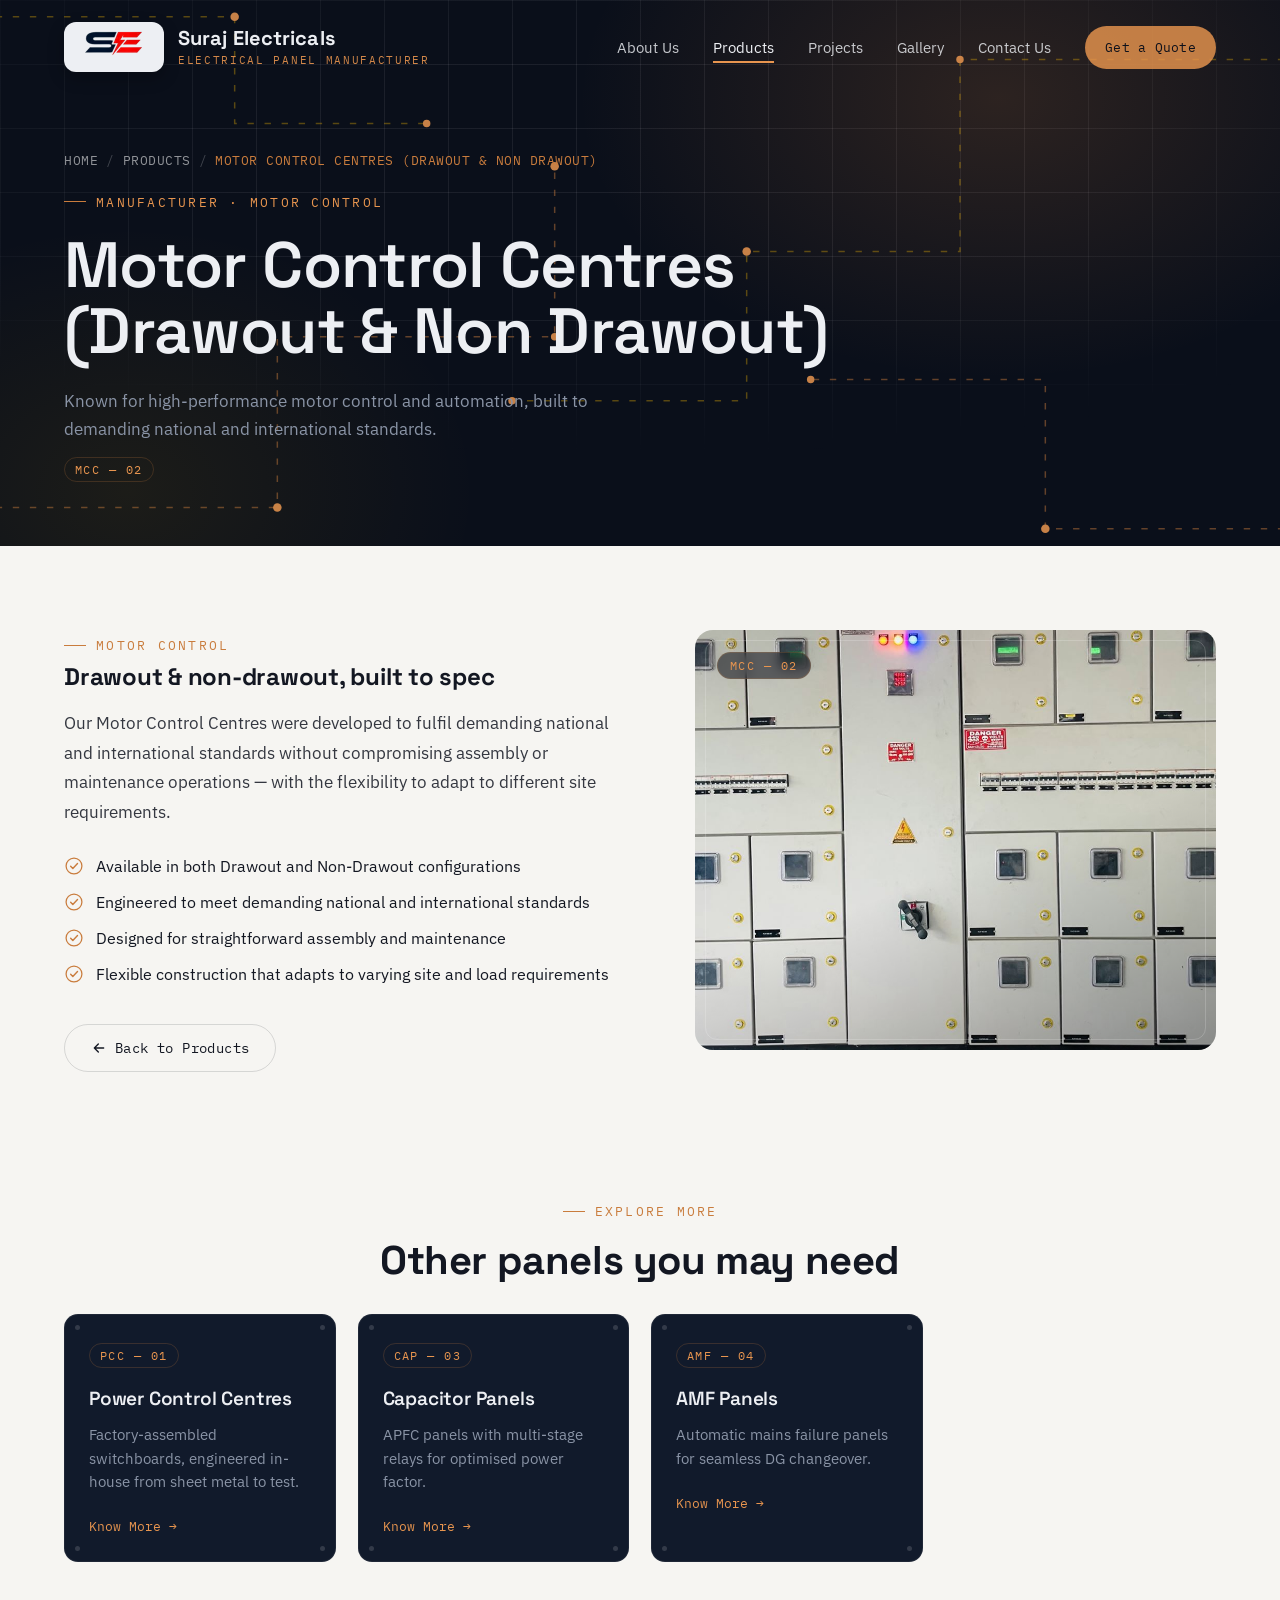
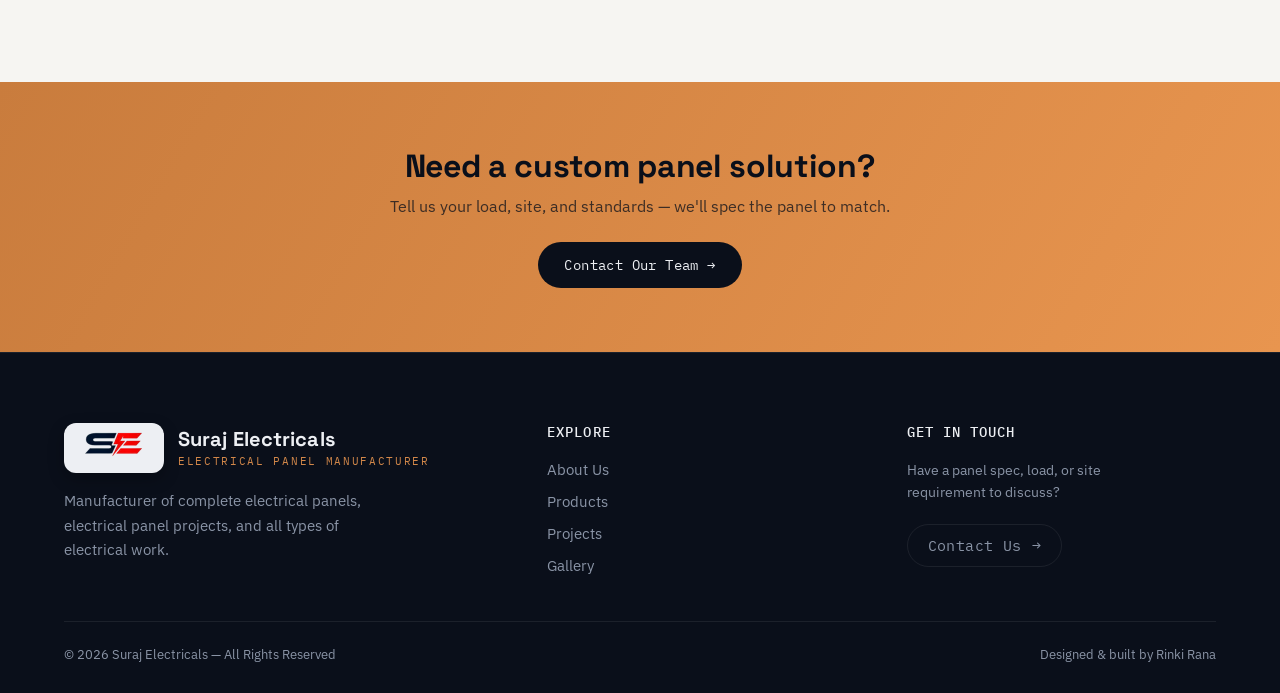
<file: motor-control-centres.html>
<!DOCTYPE html>
<html lang="en">
<head>
<meta charset="utf-8" />
<meta name="viewport" content="width=device-width, initial-scale=1.0" />
<meta name="description" content="Suraj Electricals — Drawout and Non-Drawout Motor Control Centres (MCC), engineered to national and international standards for reliable motor control and automation." />
<title>Motor Control Centres | Suraj Electricals</title>

<link rel="preconnect" href="https://fonts.googleapis.com">
<link rel="preconnect" href="https://fonts.gstatic.com" crossorigin>
<link href="https://fonts.googleapis.com/css2?family=Space+Grotesk:wght@500;600;700&family=IBM+Plex+Sans:wght@400;500;600&family=IBM+Plex+Mono:wght@400;500&display=swap" rel="stylesheet">
<link href="css/modern.css" rel="stylesheet" />
<link href="css/product-extra.css" rel="stylesheet" />
</head>
<body>

<!-- ============ NAV ============ -->
<nav class="site-nav" id="siteNav">
  <div class="wrap">
    <a class="brand" href="index.html">
      <span class="brand-mark"><img src="images/SE-logo.png" alt="Suraj Electricals logo" /></span>
      <span class="brand-name">Suraj Electricals<small>Electrical Panel Manufacturer</small></span>
    </a>
    <ul class="nav-links" id="navLinks">
      <li><a href="about.html">About Us</a></li>
      <li class="active"><a href="products.html">Products</a></li>
      <li><a href="projects.html">Projects</a></li>
      <li><a href="gallery.html">Gallery</a></li>
      <li><a href="contact.html">Contact Us</a></li>
      <li><a class="nav-cta" href="contact.html">Get a Quote</a></li>
    </ul>
    <button class="nav-toggle" id="navToggle" aria-label="Toggle menu">
      <span></span><span></span><span></span>
    </button>
  </div>
</nav>
<!-- ============ PAGE HERO ============ -->
<header class="hero hero-slim">
  <div class="hero-grid"></div>
  <div class="hero-glow"></div>
  <svg class="hero-circuit" viewBox="0 0 1200 800" preserveAspectRatio="xMidYMid slice" aria-hidden="true">
    <path class="trace" d="M -20 620 H 260 V 460 H 520 V 300" />
    <path class="trace alt" d="M 1220 200 H 900 V 380 H 700 V 520 H 480" />
    <path class="trace" d="M 1220 640 H 980 V 500 H 760" />
    <path class="trace alt" d="M -20 160 H 220 V 260 H 400" />
    <circle class="node pulse" cx="260" cy="620" r="4" />
    <circle class="node" cx="520" cy="460" r="3.5" />
    <circle class="node pulse" cx="520" cy="300" r="4" />
    <circle class="node" cx="900" cy="200" r="3.5" />
    <circle class="node pulse" cx="700" cy="380" r="4" />
    <circle class="node" cx="480" cy="520" r="3.5" />
    <circle class="node pulse" cx="980" cy="640" r="4" />
    <circle class="node" cx="760" cy="500" r="3.5" />
    <circle class="node pulse" cx="220" cy="160" r="4" />
    <circle class="node" cx="400" cy="260" r="3.5" />
  </svg>
  <div class="wrap">
    <div class="hero-content">
      <nav class="breadcrumb reveal">
        <a href="index.html">Home</a><span class="sep">/</span>
        <a href="products.html">Products</a><span class="sep">/</span>
        <span class="current">Motor Control Centres (Drawout & Non Drawout)</span>
      </nav>
      <span class="eyebrow reveal">Manufacturer · Motor Control</span>
      <h1 class="reveal">Motor Control Centres (Drawout & Non Drawout)</h1>
      <p class="hero-sub reveal">Known for high-performance motor control and automation, built to demanding national and international standards.</p>
      <span class="tag-code reveal" style="display:inline-block;margin-top:14px;">MCC — 02</span>
    </div>
  </div>
</header>
<!-- ============ DETAIL ============ -->
<section class="detail-section">
  <div class="wrap">
    <div class="detail-grid">
      <div class="detail-copy reveal">
        <span class="eyebrow" style="color:var(--copper)">Motor Control</span>
        <h2>Drawout &amp; non-drawout, built to spec</h2>
        <p class="detail-lead">Our Motor Control Centres were developed to fulfil demanding national and international standards without compromising assembly or maintenance operations &mdash; with the flexibility to adapt to different site requirements.</p>

        <ul class="feature-list">
          <li class="feature-item reveal"><svg viewBox="0 0 24 24" fill="none"><circle cx="12" cy="12" r="9.5" stroke="currentColor" stroke-width="1.5"/><path d="M8 12.3l2.6 2.6L16.2 9" stroke="currentColor" stroke-width="1.7" stroke-linecap="round" stroke-linejoin="round"/></svg><span>Available in both Drawout and Non-Drawout configurations</span></li>
          <li class="feature-item reveal"><svg viewBox="0 0 24 24" fill="none"><circle cx="12" cy="12" r="9.5" stroke="currentColor" stroke-width="1.5"/><path d="M8 12.3l2.6 2.6L16.2 9" stroke="currentColor" stroke-width="1.7" stroke-linecap="round" stroke-linejoin="round"/></svg><span>Engineered to meet demanding national and international standards</span></li>
          <li class="feature-item reveal"><svg viewBox="0 0 24 24" fill="none"><circle cx="12" cy="12" r="9.5" stroke="currentColor" stroke-width="1.5"/><path d="M8 12.3l2.6 2.6L16.2 9" stroke="currentColor" stroke-width="1.7" stroke-linecap="round" stroke-linejoin="round"/></svg><span>Designed for straightforward assembly and maintenance</span></li>
          <li class="feature-item reveal"><svg viewBox="0 0 24 24" fill="none"><circle cx="12" cy="12" r="9.5" stroke="currentColor" stroke-width="1.5"/><path d="M8 12.3l2.6 2.6L16.2 9" stroke="currentColor" stroke-width="1.7" stroke-linecap="round" stroke-linejoin="round"/></svg><span>Flexible construction that adapts to varying site and load requirements</span></li>
        </ul>

        <a onclick="window.history.back();return false;" href="products.html" class="btn btn-ghost detail-back reveal">
          <svg viewBox="0 0 24 24" fill="none"><path d="M19 12H5M11 18l-6-6 6-6" stroke="currentColor" stroke-width="2" stroke-linecap="round" stroke-linejoin="round"/></svg>
          Back to Products
        </a>
      </div>
      <div class="detail-media reveal">
        <span class="tag-code">MCC — 02</span>
        <img src="images/ProductMCC.jpg" alt="Motor Control Centre panel" />
        <span class="media-frame"></span>
      </div>
    </div>
  </div>
</section>
<!-- ============ RELATED PRODUCTS ============ -->
<section class="products">
  <div class="wrap">
    <div class="section-head reveal related-head">
      <span class="eyebrow" style="color:var(--copper)">Explore More</span>
      <h2>Other panels you may need</h2>
    </div>
    <div class="product-grid reveal-stagger">
      <div class="product-card reveal">
        <span class="rivet tl"></span><span class="rivet tr"></span><span class="rivet bl"></span><span class="rivet br"></span>
        <span class="tag-code">PCC — 01</span>
        <h3>Power Control Centres</h3>
        <p>Factory-assembled switchboards, engineered in-house from sheet metal to test.</p>
        <a href="power-control-centres.html" class="card-link">Know More <span class="arrow">&rarr;</span></a>
      </div>
      <div class="product-card reveal">
        <span class="rivet tl"></span><span class="rivet tr"></span><span class="rivet bl"></span><span class="rivet br"></span>
        <span class="tag-code">CAP — 03</span>
        <h3>Capacitor Panels</h3>
        <p>APFC panels with multi-stage relays for optimised power factor.</p>
        <a href="capacitor-panels.html" class="card-link">Know More <span class="arrow">&rarr;</span></a>
      </div>
      <div class="product-card reveal">
        <span class="rivet tl"></span><span class="rivet tr"></span><span class="rivet bl"></span><span class="rivet br"></span>
        <span class="tag-code">AMF — 04</span>
        <h3>AMF Panels</h3>
        <p>Automatic mains failure panels for seamless DG changeover.</p>
        <a href="amf-panels.html" class="card-link">Know More <span class="arrow">&rarr;</span></a>
      </div>
    </div>
  </div>
</section>
<!-- ============ CTA BAND ============ -->
<section class="cta-band">
  <div class="wrap">
    <h2>Need a custom panel solution?</h2>
    <p>Tell us your load, site, and standards &mdash; we'll spec the panel to match.</p>
    <a class="btn btn-primary" href="contact.html">Contact Our Team &rarr;</a>
  </div>
</section>

<!-- ============ FOOTER ============ -->
<footer class="site-footer">
  <div class="wrap">
    <div class="footer-grid">
      <div class="footer-brand">
        <a class="brand" href="index.html">
          <span class="brand-mark"><img src="images/SE-logo.png" alt="Suraj Electricals logo" /></span>
          <span class="brand-name">Suraj Electricals<small>Electrical Panel Manufacturer</small></span>
        </a>
        <p>Manufacturer of complete electrical panels, electrical panel projects, and all types of electrical work.</p>
      </div>
      <div class="footer-col">
        <h4>Explore</h4>
        <ul>
          <li><a href="about.html">About Us</a></li>
          <li><a href="products.html">Products</a></li>
          <li><a href="projects.html">Projects</a></li>
          <li><a href="gallery.html">Gallery</a></li>
        </ul>
      </div>
      <div class="footer-col footer-cta-col">
        <h4>Get in Touch</h4>
        <p>Have a panel spec, load, or site requirement to discuss?</p>
        <a class="btn btn-ghost footer-cta-btn" href="contact.html">Contact Us <span class="arrow">&rarr;</span></a>
      </div>
    </div>
    <div class="footer-bottom">
      <span>&copy; <span id="year"></span> Suraj Electricals &mdash; All Rights Reserved</span>
      <span>Designed &amp; built by <a href="https://github.com/rinkirajput" target="_blank" rel="noopener">Rinki Rana</a></span>
    </div>
  </div>
  <button id="backToTop" class="back-to-top" aria-label="Back to top">
    <svg viewBox="0 0 24 24" fill="none"><path d="M12 19V5M5 12l7-7 7 7" stroke="currentColor" stroke-width="2" stroke-linecap="round" stroke-linejoin="round"/></svg>
  </button>
</footer>

<script>document.getElementById('year').textContent = new Date().getFullYear();</script>
<script src="js/modern.js"></script>
</body>
</html>
</file>
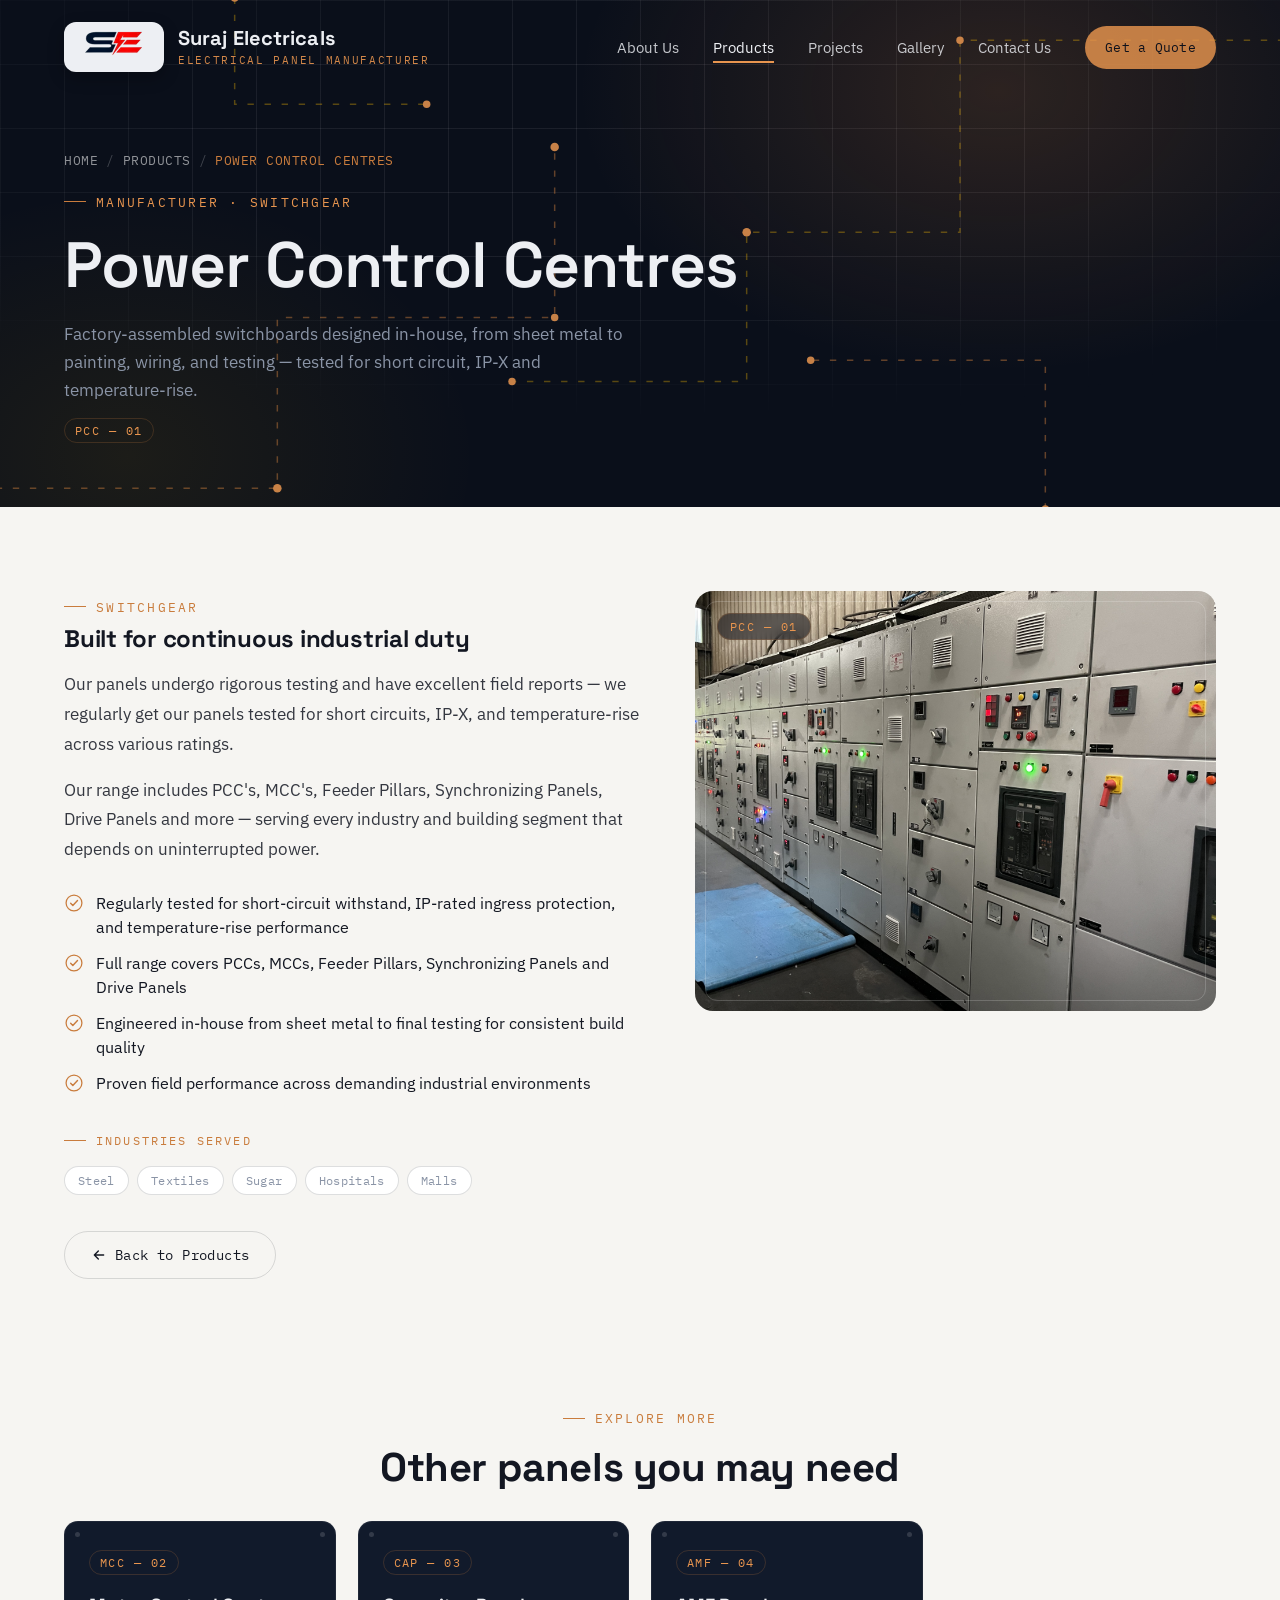
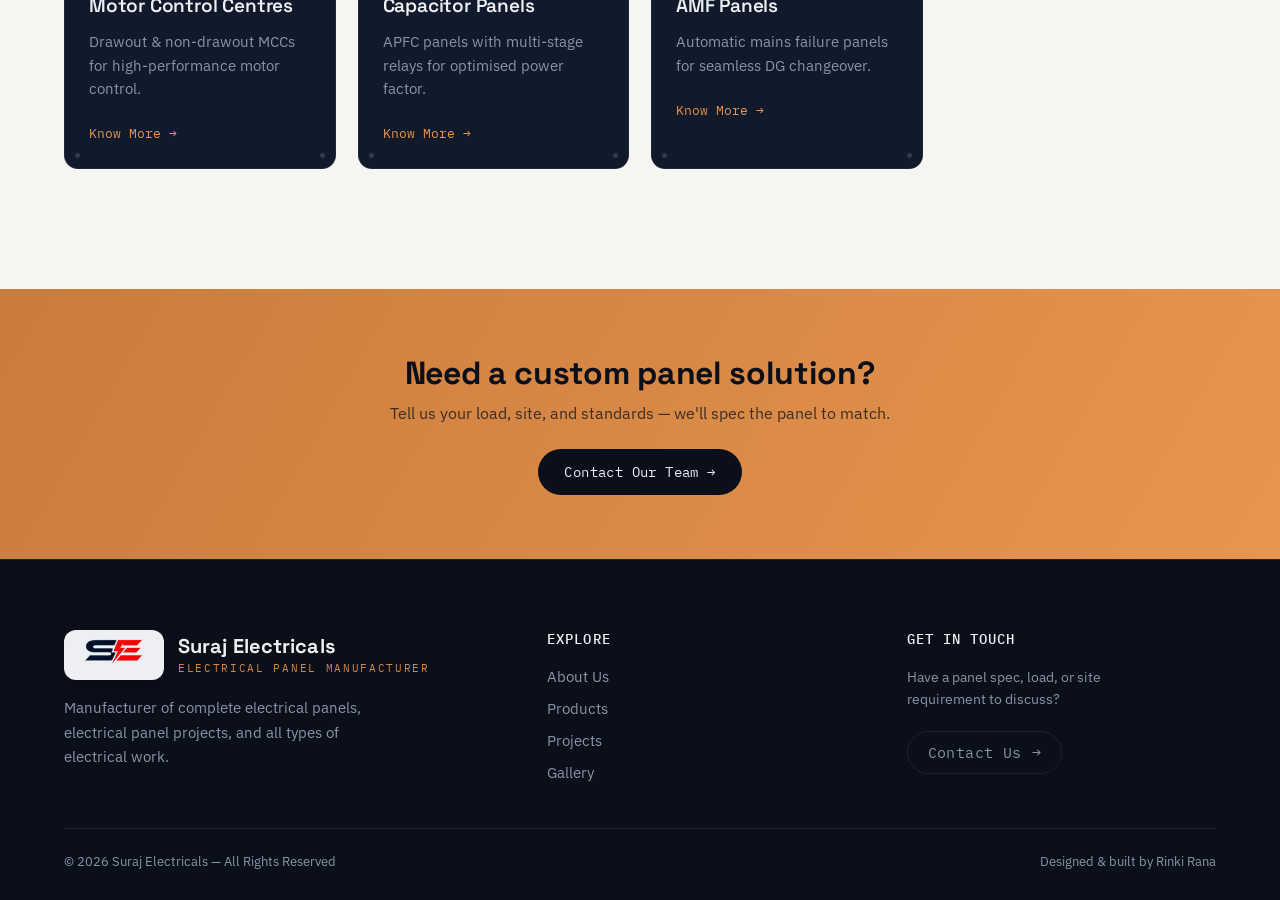
<file: power-control-centres.html>
<!DOCTYPE html>
<html lang="en">
<head>
<meta charset="utf-8" />
<meta name="viewport" content="width=device-width, initial-scale=1.0" />
<meta name="description" content="Suraj Electricals — factory-tested Power Control Centres (PCC), engineered in-house and field-proven across steel, textile, sugar, hospital and mall installations." />
<title>Power Control Centres | Suraj Electricals</title>

<link rel="preconnect" href="https://fonts.googleapis.com">
<link rel="preconnect" href="https://fonts.gstatic.com" crossorigin>
<link href="https://fonts.googleapis.com/css2?family=Space+Grotesk:wght@500;600;700&family=IBM+Plex+Sans:wght@400;500;600&family=IBM+Plex+Mono:wght@400;500&display=swap" rel="stylesheet">
<link href="css/modern.css" rel="stylesheet" />
<link href="css/product-extra.css" rel="stylesheet" />
</head>
<body>

<!-- ============ NAV ============ -->
<nav class="site-nav" id="siteNav">
  <div class="wrap">
    <a class="brand" href="index.html">
      <span class="brand-mark"><img src="images/SE-logo.png" alt="Suraj Electricals logo" /></span>
      <span class="brand-name">Suraj Electricals<small>Electrical Panel Manufacturer</small></span>
    </a>
    <ul class="nav-links" id="navLinks">
      <li><a href="about.html">About Us</a></li>
      <li class="active"><a href="products.html">Products</a></li>
      <li><a href="projects.html">Projects</a></li>
      <li><a href="gallery.html">Gallery</a></li>
      <li><a href="contact.html">Contact Us</a></li>
      <li><a class="nav-cta" href="contact.html">Get a Quote</a></li>
    </ul>
    <button class="nav-toggle" id="navToggle" aria-label="Toggle menu">
      <span></span><span></span><span></span>
    </button>
  </div>
</nav>
<!-- ============ PAGE HERO ============ -->
<header class="hero hero-slim">
  <div class="hero-grid"></div>
  <div class="hero-glow"></div>
  <svg class="hero-circuit" viewBox="0 0 1200 800" preserveAspectRatio="xMidYMid slice" aria-hidden="true">
    <path class="trace" d="M -20 620 H 260 V 460 H 520 V 300" />
    <path class="trace alt" d="M 1220 200 H 900 V 380 H 700 V 520 H 480" />
    <path class="trace" d="M 1220 640 H 980 V 500 H 760" />
    <path class="trace alt" d="M -20 160 H 220 V 260 H 400" />
    <circle class="node pulse" cx="260" cy="620" r="4" />
    <circle class="node" cx="520" cy="460" r="3.5" />
    <circle class="node pulse" cx="520" cy="300" r="4" />
    <circle class="node" cx="900" cy="200" r="3.5" />
    <circle class="node pulse" cx="700" cy="380" r="4" />
    <circle class="node" cx="480" cy="520" r="3.5" />
    <circle class="node pulse" cx="980" cy="640" r="4" />
    <circle class="node" cx="760" cy="500" r="3.5" />
    <circle class="node pulse" cx="220" cy="160" r="4" />
    <circle class="node" cx="400" cy="260" r="3.5" />
  </svg>
  <div class="wrap">
    <div class="hero-content">
      <nav class="breadcrumb reveal">
        <a href="index.html">Home</a><span class="sep">/</span>
        <a href="products.html">Products</a><span class="sep">/</span>
        <span class="current">Power Control Centres</span>
      </nav>
      <span class="eyebrow reveal">Manufacturer · Switchgear</span>
      <h1 class="reveal">Power Control Centres</h1>
      <p class="hero-sub reveal">Factory-assembled switchboards designed in-house, from sheet metal to painting, wiring, and testing &mdash; tested for short circuit, IP-X and temperature-rise.</p>
      <span class="tag-code reveal" style="display:inline-block;margin-top:14px;">PCC — 01</span>
    </div>
  </div>
</header>
<!-- ============ DETAIL ============ -->
<section class="detail-section">
  <div class="wrap">
    <div class="detail-grid">
      <div class="detail-copy reveal">
        <span class="eyebrow" style="color:var(--copper)">Switchgear</span>
        <h2>Built for continuous industrial duty</h2>
        <p class="detail-lead">Our panels undergo rigorous testing and have excellent field reports &mdash; we regularly get our panels tested for short circuits, IP-X, and temperature-rise across various ratings.</p>
        <p class="detail-lead">Our range includes PCC's, MCC's, Feeder Pillars, Synchronizing Panels, Drive Panels and more &mdash; serving every industry and building segment that depends on uninterrupted power.</p>

        <ul class="feature-list">
          <li class="feature-item reveal"><svg viewBox="0 0 24 24" fill="none"><circle cx="12" cy="12" r="9.5" stroke="currentColor" stroke-width="1.5"/><path d="M8 12.3l2.6 2.6L16.2 9" stroke="currentColor" stroke-width="1.7" stroke-linecap="round" stroke-linejoin="round"/></svg><span>Regularly tested for short-circuit withstand, IP-rated ingress protection, and temperature-rise performance</span></li>
          <li class="feature-item reveal"><svg viewBox="0 0 24 24" fill="none"><circle cx="12" cy="12" r="9.5" stroke="currentColor" stroke-width="1.5"/><path d="M8 12.3l2.6 2.6L16.2 9" stroke="currentColor" stroke-width="1.7" stroke-linecap="round" stroke-linejoin="round"/></svg><span>Full range covers PCCs, MCCs, Feeder Pillars, Synchronizing Panels and Drive Panels</span></li>
          <li class="feature-item reveal"><svg viewBox="0 0 24 24" fill="none"><circle cx="12" cy="12" r="9.5" stroke="currentColor" stroke-width="1.5"/><path d="M8 12.3l2.6 2.6L16.2 9" stroke="currentColor" stroke-width="1.7" stroke-linecap="round" stroke-linejoin="round"/></svg><span>Engineered in-house from sheet metal to final testing for consistent build quality</span></li>
          <li class="feature-item reveal"><svg viewBox="0 0 24 24" fill="none"><circle cx="12" cy="12" r="9.5" stroke="currentColor" stroke-width="1.5"/><path d="M8 12.3l2.6 2.6L16.2 9" stroke="currentColor" stroke-width="1.7" stroke-linecap="round" stroke-linejoin="round"/></svg><span>Proven field performance across demanding industrial environments</span></li>
        </ul>

        <span class="eyebrow" style="color:var(--copper);font-size:12px;">Industries Served</span>
        <div class="chip-row">
          <span class="chip reveal">Steel</span>
          <span class="chip reveal">Textiles</span>
          <span class="chip reveal">Sugar</span>
          <span class="chip reveal">Hospitals</span>
          <span class="chip reveal">Malls</span>
        </div>

        <a onclick="window.history.back();return false;" href="products.html" class="btn btn-ghost detail-back reveal">
          <svg viewBox="0 0 24 24" fill="none"><path d="M19 12H5M11 18l-6-6 6-6" stroke="currentColor" stroke-width="2" stroke-linecap="round" stroke-linejoin="round"/></svg>
          Back to Products
        </a>
      </div>
      <div class="detail-media reveal">
        <span class="tag-code">PCC — 01</span>
        <img src="images/IMG_0040.jpg" alt="Power Control Centre panel" />
        <span class="media-frame"></span>
      </div>
    </div>
  </div>
</section>
<!-- ============ RELATED PRODUCTS ============ -->
<section class="products">
  <div class="wrap">
    <div class="section-head reveal related-head">
      <span class="eyebrow" style="color:var(--copper)">Explore More</span>
      <h2>Other panels you may need</h2>
    </div>
    <div class="product-grid reveal-stagger">
      <div class="product-card reveal">
        <span class="rivet tl"></span><span class="rivet tr"></span><span class="rivet bl"></span><span class="rivet br"></span>
        <span class="tag-code">MCC — 02</span>
        <h3>Motor Control Centres</h3>
        <p>Drawout &amp; non-drawout MCCs for high-performance motor control.</p>
        <a href="motor-control-centres.html" class="card-link">Know More <span class="arrow">&rarr;</span></a>
      </div>
      <div class="product-card reveal">
        <span class="rivet tl"></span><span class="rivet tr"></span><span class="rivet bl"></span><span class="rivet br"></span>
        <span class="tag-code">CAP — 03</span>
        <h3>Capacitor Panels</h3>
        <p>APFC panels with multi-stage relays for optimised power factor.</p>
        <a href="capacitor-panels.html" class="card-link">Know More <span class="arrow">&rarr;</span></a>
      </div>
      <div class="product-card reveal">
        <span class="rivet tl"></span><span class="rivet tr"></span><span class="rivet bl"></span><span class="rivet br"></span>
        <span class="tag-code">AMF — 04</span>
        <h3>AMF Panels</h3>
        <p>Automatic mains failure panels for seamless DG changeover.</p>
        <a href="amf-panels.html" class="card-link">Know More <span class="arrow">&rarr;</span></a>
      </div>
    </div>
  </div>
</section>
<!-- ============ CTA BAND ============ -->
<section class="cta-band">
  <div class="wrap">
    <h2>Need a custom panel solution?</h2>
    <p>Tell us your load, site, and standards &mdash; we'll spec the panel to match.</p>
    <a class="btn btn-primary" href="contact.html">Contact Our Team &rarr;</a>
  </div>
</section>

<!-- ============ FOOTER ============ -->
<footer class="site-footer">
  <div class="wrap">
    <div class="footer-grid">
      <div class="footer-brand">
        <a class="brand" href="index.html">
          <span class="brand-mark"><img src="images/SE-logo.png" alt="Suraj Electricals logo" /></span>
          <span class="brand-name">Suraj Electricals<small>Electrical Panel Manufacturer</small></span>
        </a>
        <p>Manufacturer of complete electrical panels, electrical panel projects, and all types of electrical work.</p>
      </div>
      <div class="footer-col">
        <h4>Explore</h4>
        <ul>
          <li><a href="about.html">About Us</a></li>
          <li><a href="products.html">Products</a></li>
          <li><a href="projects.html">Projects</a></li>
          <li><a href="gallery.html">Gallery</a></li>
        </ul>
      </div>
      <div class="footer-col footer-cta-col">
        <h4>Get in Touch</h4>
        <p>Have a panel spec, load, or site requirement to discuss?</p>
        <a class="btn btn-ghost footer-cta-btn" href="contact.html">Contact Us <span class="arrow">&rarr;</span></a>
      </div>
    </div>
    <div class="footer-bottom">
      <span>&copy; <span id="year"></span> Suraj Electricals &mdash; All Rights Reserved</span>
      <span>Designed &amp; built by <a href="https://github.com/rinkirajput" target="_blank" rel="noopener">Rinki Rana</a></span>
    </div>
  </div>
  <button id="backToTop" class="back-to-top" aria-label="Back to top">
    <svg viewBox="0 0 24 24" fill="none"><path d="M12 19V5M5 12l7-7 7 7" stroke="currentColor" stroke-width="2" stroke-linecap="round" stroke-linejoin="round"/></svg>
  </button>
</footer>

<script>document.getElementById('year').textContent = new Date().getFullYear();</script>
<script src="js/modern.js"></script>
</body>
</html>
</file>
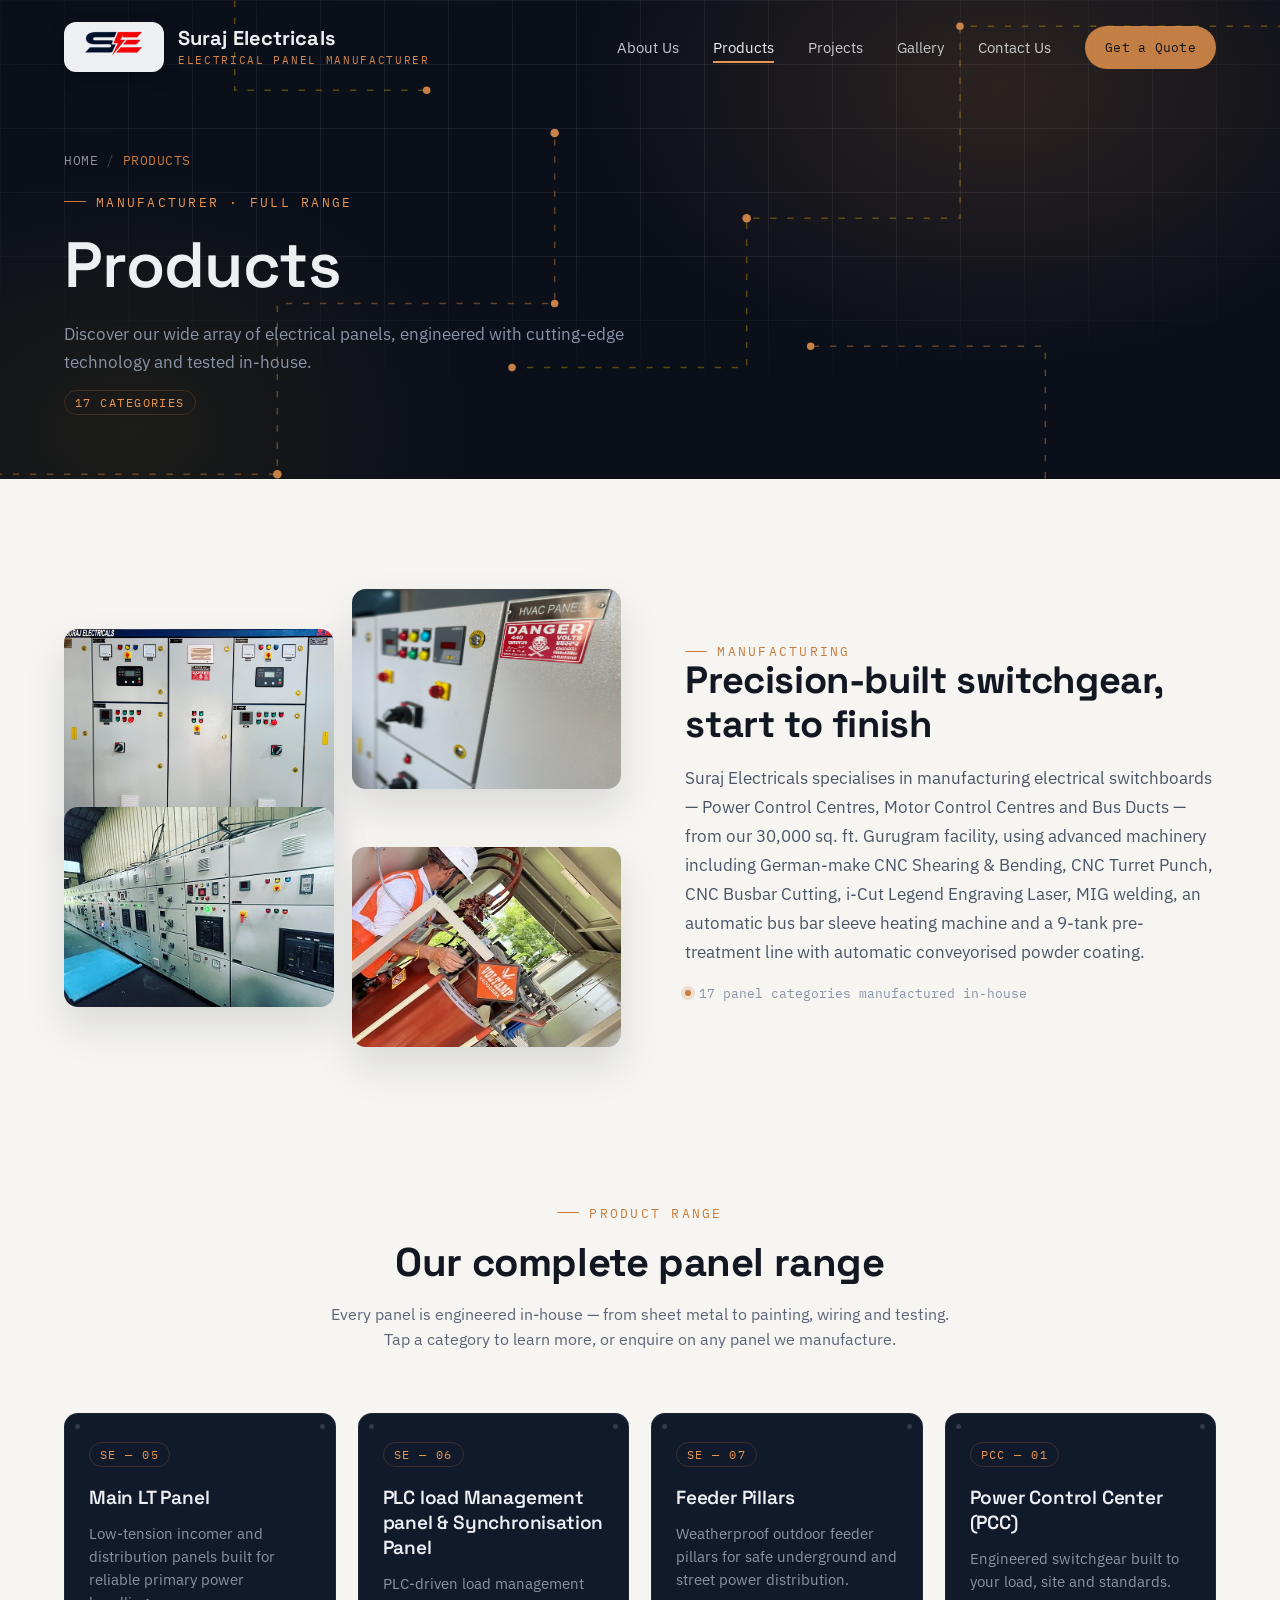
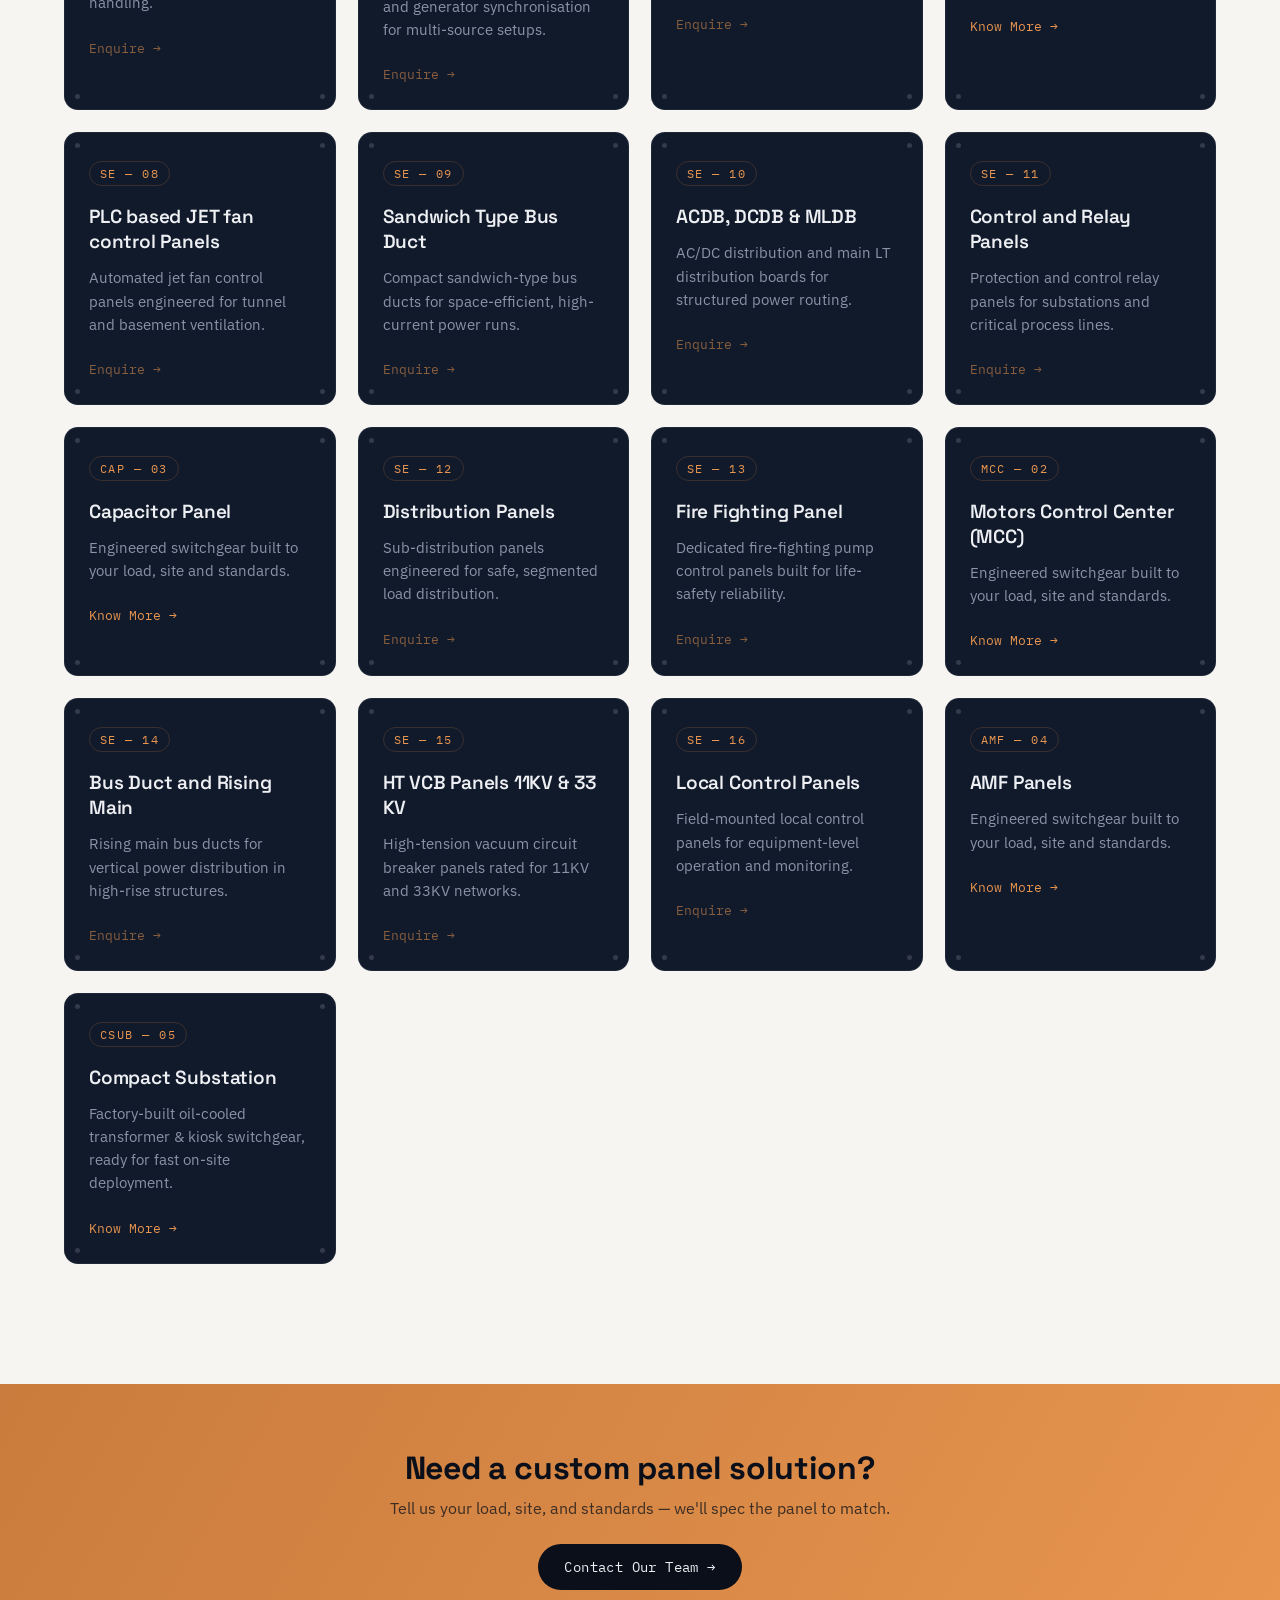
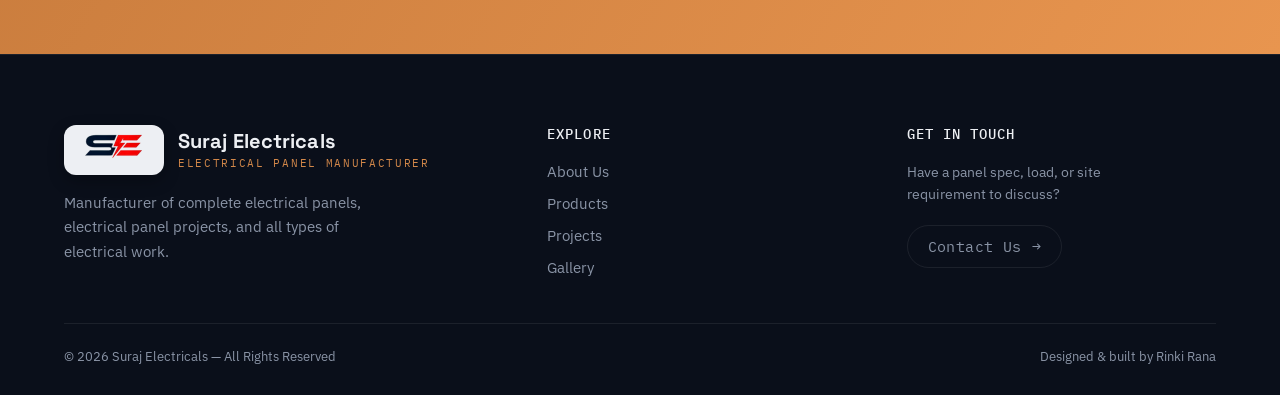
<file: products.html>
<!DOCTYPE html>
<html lang="en">
<head>
<meta charset="utf-8" />
<meta name="viewport" content="width=device-width, initial-scale=1.0" />
<meta name="description" content="Suraj Electricals — complete range of electrical switchboards including Power Control Centres, Motor Control Centres, Capacitor Panels, AMF Panels, Bus Ducts and more, manufactured in-house." />
<title>Products | Suraj Electricals</title>

<link rel="preconnect" href="https://fonts.googleapis.com">
<link rel="preconnect" href="https://fonts.gstatic.com" crossorigin>
<link href="https://fonts.googleapis.com/css2?family=Space+Grotesk:wght@500;600;700&family=IBM+Plex+Sans:wght@400;500;600&family=IBM+Plex+Mono:wght@400;500&display=swap" rel="stylesheet">
<link href="css/modern.css" rel="stylesheet" />
<link href="css/product-extra.css" rel="stylesheet" />
</head>
<body>

<!-- ============ NAV ============ -->
<nav class="site-nav" id="siteNav">
  <div class="wrap">
    <a class="brand" href="index.html">
      <span class="brand-mark"><img src="images/SE-logo.png" alt="Suraj Electricals logo" /></span>
      <span class="brand-name">Suraj Electricals<small>Electrical Panel Manufacturer</small></span>
    </a>
    <ul class="nav-links" id="navLinks">
      <li><a href="about.html">About Us</a></li>
      <li class="active"><a href="products.html">Products</a></li>
      <li><a href="projects.html">Projects</a></li>
      <li><a href="gallery.html">Gallery</a></li>
      <li><a href="contact.html">Contact Us</a></li>
      <li><a class="nav-cta" href="contact.html">Get a Quote</a></li>
    </ul>
    <button class="nav-toggle" id="navToggle" aria-label="Toggle menu">
      <span></span><span></span><span></span>
    </button>
  </div>
</nav>
<!-- ============ PAGE HERO ============ -->
<header class="hero hero-slim">
  <div class="hero-grid"></div>
  <div class="hero-glow"></div>
  <svg class="hero-circuit" viewBox="0 0 1200 800" preserveAspectRatio="xMidYMid slice" aria-hidden="true">
    <path class="trace" d="M -20 620 H 260 V 460 H 520 V 300" />
    <path class="trace alt" d="M 1220 200 H 900 V 380 H 700 V 520 H 480" />
    <path class="trace" d="M 1220 640 H 980 V 500 H 760" />
    <path class="trace alt" d="M -20 160 H 220 V 260 H 400" />
    <circle class="node pulse" cx="260" cy="620" r="4" />
    <circle class="node" cx="520" cy="460" r="3.5" />
    <circle class="node pulse" cx="520" cy="300" r="4" />
    <circle class="node" cx="900" cy="200" r="3.5" />
    <circle class="node pulse" cx="700" cy="380" r="4" />
    <circle class="node" cx="480" cy="520" r="3.5" />
    <circle class="node pulse" cx="980" cy="640" r="4" />
    <circle class="node" cx="760" cy="500" r="3.5" />
    <circle class="node pulse" cx="220" cy="160" r="4" />
    <circle class="node" cx="400" cy="260" r="3.5" />
  </svg>
  <div class="wrap">
    <div class="hero-content">
      <nav class="breadcrumb reveal">
        <a href="index.html">Home</a><span class="sep">/</span>
        <span class="current">Products</span>
      </nav>
      <span class="eyebrow reveal">Manufacturer · Full Range</span>
      <h1 class="reveal">Products</h1>
      <p class="hero-sub reveal">Discover our wide array of electrical panels, engineered with cutting-edge technology and tested in-house.</p>
      <span class="tag-code reveal" style="display:inline-block;margin-top:14px;">17 CATEGORIES</span>
    </div>
  </div>
</header>
<!-- ============ INTRO ============ -->
<section class="about">
  <div class="wrap">
    <div class="about-gallery reveal">
      <img class="g1" src="images/IMG_9611.jpg" alt="Suraj Electricals panel manufacturing" />
      <img class="g2" src="images/IMG_3903.jpg" alt="Suraj Electricals switchboard" />
      <img class="g3" src="images/panel1.jpg" alt="Electrical panel" />
      <img class="g4" src="images/panel2.jpg" alt="Electrical panel" />
    </div>
    <div class="about-copy reveal">
      <span class="eyebrow" style="color:var(--copper)">Manufacturing</span>
      <h2>Precision-built switchgear, start to finish</h2>
      <p class="about-lead">Suraj Electricals specialises in manufacturing electrical switchboards &mdash; Power Control Centres, Motor Control Centres and Bus Ducts &mdash; from our 30,000 sq. ft. Gurugram facility, using advanced machinery including German-make CNC Shearing &amp; Bending, CNC Turret Punch, CNC Busbar Cutting, i-Cut Legend Engraving Laser, MIG welding, an automatic bus bar sleeve heating machine and a 9-tank pre-treatment line with automatic conveyorised powder coating.</p>
      <div class="range-note reveal"><span class="dot"></span> 17 panel categories manufactured in-house</div>
    </div>
  </div>
</section>

<!-- ============ FULL PRODUCT GRID ============ -->
<section class="products">
  <div class="wrap">
    <div class="section-head reveal">
      <span class="eyebrow" style="color:var(--copper)">Product Range</span>
      <h2>Our complete panel range</h2>
      <p>Every panel is engineered in-house &mdash; from sheet metal to painting, wiring and testing. Tap a category to learn more, or enquire on any panel we manufacture.</p>
    </div>
    <div class="product-grid reveal-stagger">
      <div class="product-card static reveal">
        <span class="rivet tl"></span><span class="rivet tr"></span><span class="rivet bl"></span><span class="rivet br"></span>
        <span class="tag-code">SE — 05</span>
        <h3>Main LT Panel</h3>
        <p>Low-tension incomer and distribution panels built for reliable primary power handling.</p>
        <a href="contact.html" class="card-link">Enquire <span class="arrow">&rarr;</span></a>
      </div>
      <div class="product-card static reveal">
        <span class="rivet tl"></span><span class="rivet tr"></span><span class="rivet bl"></span><span class="rivet br"></span>
        <span class="tag-code">SE — 06</span>
        <h3>PLC load Management panel & Synchronisation Panel</h3>
        <p>PLC-driven load management and generator synchronisation for multi-source setups.</p>
        <a href="contact.html" class="card-link">Enquire <span class="arrow">&rarr;</span></a>
      </div>
      <div class="product-card static reveal">
        <span class="rivet tl"></span><span class="rivet tr"></span><span class="rivet bl"></span><span class="rivet br"></span>
        <span class="tag-code">SE — 07</span>
        <h3>Feeder Pillars</h3>
        <p>Weatherproof outdoor feeder pillars for safe underground and street power distribution.</p>
        <a href="contact.html" class="card-link">Enquire <span class="arrow">&rarr;</span></a>
      </div>
      <div class="product-card reveal">
        <span class="rivet tl"></span><span class="rivet tr"></span><span class="rivet bl"></span><span class="rivet br"></span>
        <span class="tag-code">PCC — 01</span>
        <h3>Power Control Center (PCC)</h3>
        <p>Engineered switchgear built to your load, site and standards.</p>
        <a href="power-control-centres.html" class="card-link">Know More <span class="arrow">&rarr;</span></a>
      </div>
      <div class="product-card static reveal">
        <span class="rivet tl"></span><span class="rivet tr"></span><span class="rivet bl"></span><span class="rivet br"></span>
        <span class="tag-code">SE — 08</span>
        <h3>PLC based JET fan control Panels</h3>
        <p>Automated jet fan control panels engineered for tunnel and basement ventilation.</p>
        <a href="contact.html" class="card-link">Enquire <span class="arrow">&rarr;</span></a>
      </div>
      <div class="product-card static reveal">
        <span class="rivet tl"></span><span class="rivet tr"></span><span class="rivet bl"></span><span class="rivet br"></span>
        <span class="tag-code">SE — 09</span>
        <h3>Sandwich Type Bus Duct</h3>
        <p>Compact sandwich-type bus ducts for space-efficient, high-current power runs.</p>
        <a href="contact.html" class="card-link">Enquire <span class="arrow">&rarr;</span></a>
      </div>
      <div class="product-card static reveal">
        <span class="rivet tl"></span><span class="rivet tr"></span><span class="rivet bl"></span><span class="rivet br"></span>
        <span class="tag-code">SE — 10</span>
        <h3>ACDB, DCDB & MLDB</h3>
        <p>AC/DC distribution and main LT distribution boards for structured power routing.</p>
        <a href="contact.html" class="card-link">Enquire <span class="arrow">&rarr;</span></a>
      </div>
      <div class="product-card static reveal">
        <span class="rivet tl"></span><span class="rivet tr"></span><span class="rivet bl"></span><span class="rivet br"></span>
        <span class="tag-code">SE — 11</span>
        <h3>Control and Relay Panels</h3>
        <p>Protection and control relay panels for substations and critical process lines.</p>
        <a href="contact.html" class="card-link">Enquire <span class="arrow">&rarr;</span></a>
      </div>
      <div class="product-card reveal">
        <span class="rivet tl"></span><span class="rivet tr"></span><span class="rivet bl"></span><span class="rivet br"></span>
        <span class="tag-code">CAP — 03</span>
        <h3>Capacitor Panel</h3>
        <p>Engineered switchgear built to your load, site and standards.</p>
        <a href="capacitor-panels.html" class="card-link">Know More <span class="arrow">&rarr;</span></a>
      </div>
      <div class="product-card static reveal">
        <span class="rivet tl"></span><span class="rivet tr"></span><span class="rivet bl"></span><span class="rivet br"></span>
        <span class="tag-code">SE — 12</span>
        <h3>Distribution Panels</h3>
        <p>Sub-distribution panels engineered for safe, segmented load distribution.</p>
        <a href="contact.html" class="card-link">Enquire <span class="arrow">&rarr;</span></a>
      </div>
      <div class="product-card static reveal">
        <span class="rivet tl"></span><span class="rivet tr"></span><span class="rivet bl"></span><span class="rivet br"></span>
        <span class="tag-code">SE — 13</span>
        <h3>Fire Fighting Panel</h3>
        <p>Dedicated fire-fighting pump control panels built for life-safety reliability.</p>
        <a href="contact.html" class="card-link">Enquire <span class="arrow">&rarr;</span></a>
      </div>
      <div class="product-card reveal">
        <span class="rivet tl"></span><span class="rivet tr"></span><span class="rivet bl"></span><span class="rivet br"></span>
        <span class="tag-code">MCC — 02</span>
        <h3>Motors Control Center (MCC)</h3>
        <p>Engineered switchgear built to your load, site and standards.</p>
        <a href="motor-control-centres.html" class="card-link">Know More <span class="arrow">&rarr;</span></a>
      </div>
      <div class="product-card static reveal">
        <span class="rivet tl"></span><span class="rivet tr"></span><span class="rivet bl"></span><span class="rivet br"></span>
        <span class="tag-code">SE — 14</span>
        <h3>Bus Duct and Rising Main</h3>
        <p>Rising main bus ducts for vertical power distribution in high-rise structures.</p>
        <a href="contact.html" class="card-link">Enquire <span class="arrow">&rarr;</span></a>
      </div>
      <div class="product-card static reveal">
        <span class="rivet tl"></span><span class="rivet tr"></span><span class="rivet bl"></span><span class="rivet br"></span>
        <span class="tag-code">SE — 15</span>
        <h3>HT VCB Panels 11KV & 33 KV</h3>
        <p>High-tension vacuum circuit breaker panels rated for 11KV and 33KV networks.</p>
        <a href="contact.html" class="card-link">Enquire <span class="arrow">&rarr;</span></a>
      </div>
      <div class="product-card static reveal">
        <span class="rivet tl"></span><span class="rivet tr"></span><span class="rivet bl"></span><span class="rivet br"></span>
        <span class="tag-code">SE — 16</span>
        <h3>Local Control Panels</h3>
        <p>Field-mounted local control panels for equipment-level operation and monitoring.</p>
        <a href="contact.html" class="card-link">Enquire <span class="arrow">&rarr;</span></a>
      </div>
      <div class="product-card reveal">
        <span class="rivet tl"></span><span class="rivet tr"></span><span class="rivet bl"></span><span class="rivet br"></span>
        <span class="tag-code">AMF — 04</span>
        <h3>AMF Panels</h3>
        <p>Engineered switchgear built to your load, site and standards.</p>
        <a href="amf-panels.html" class="card-link">Know More <span class="arrow">&rarr;</span></a>
      </div>
      <div class="product-card reveal">
        <span class="rivet tl"></span><span class="rivet tr"></span><span class="rivet bl"></span><span class="rivet br"></span>
        <span class="tag-code">CSUB — 05</span>
        <h3>Compact Substation</h3>
        <p>Factory-built oil-cooled transformer &amp; kiosk switchgear, ready for fast on-site deployment.</p>
        <a href="compact-substation.html" class="card-link">Know More <span class="arrow">&rarr;</span></a>
      </div>
    </div>
  </div>
</section>
<!-- ============ CTA BAND ============ -->
<section class="cta-band">
  <div class="wrap">
    <h2>Need a custom panel solution?</h2>
    <p>Tell us your load, site, and standards &mdash; we'll spec the panel to match.</p>
    <a class="btn btn-primary" href="contact.html">Contact Our Team &rarr;</a>
  </div>
</section>

<!-- ============ FOOTER ============ -->
<footer class="site-footer">
  <div class="wrap">
    <div class="footer-grid">
      <div class="footer-brand">
        <a class="brand" href="index.html">
          <span class="brand-mark"><img src="images/SE-logo.png" alt="Suraj Electricals logo" /></span>
          <span class="brand-name">Suraj Electricals<small>Electrical Panel Manufacturer</small></span>
        </a>
        <p>Manufacturer of complete electrical panels, electrical panel projects, and all types of electrical work.</p>
      </div>
      <div class="footer-col">
        <h4>Explore</h4>
        <ul>
          <li><a href="about.html">About Us</a></li>
          <li><a href="products.html">Products</a></li>
          <li><a href="projects.html">Projects</a></li>
          <li><a href="gallery.html">Gallery</a></li>
        </ul>
      </div>
      <div class="footer-col footer-cta-col">
        <h4>Get in Touch</h4>
        <p>Have a panel spec, load, or site requirement to discuss?</p>
        <a class="btn btn-ghost footer-cta-btn" href="contact.html">Contact Us <span class="arrow">&rarr;</span></a>
      </div>
    </div>
    <div class="footer-bottom">
      <span>&copy; <span id="year"></span> Suraj Electricals &mdash; All Rights Reserved</span>
      <span>Designed &amp; built by <a href="https://github.com/rinkirajput" target="_blank" rel="noopener">Rinki Rana</a></span>
    </div>
  </div>
  <button id="backToTop" class="back-to-top" aria-label="Back to top">
    <svg viewBox="0 0 24 24" fill="none"><path d="M12 19V5M5 12l7-7 7 7" stroke="currentColor" stroke-width="2" stroke-linecap="round" stroke-linejoin="round"/></svg>
  </button>
</footer>

<script>document.getElementById('year').textContent = new Date().getFullYear();</script>
<script src="js/modern.js"></script>
</body>
</html>
</file>
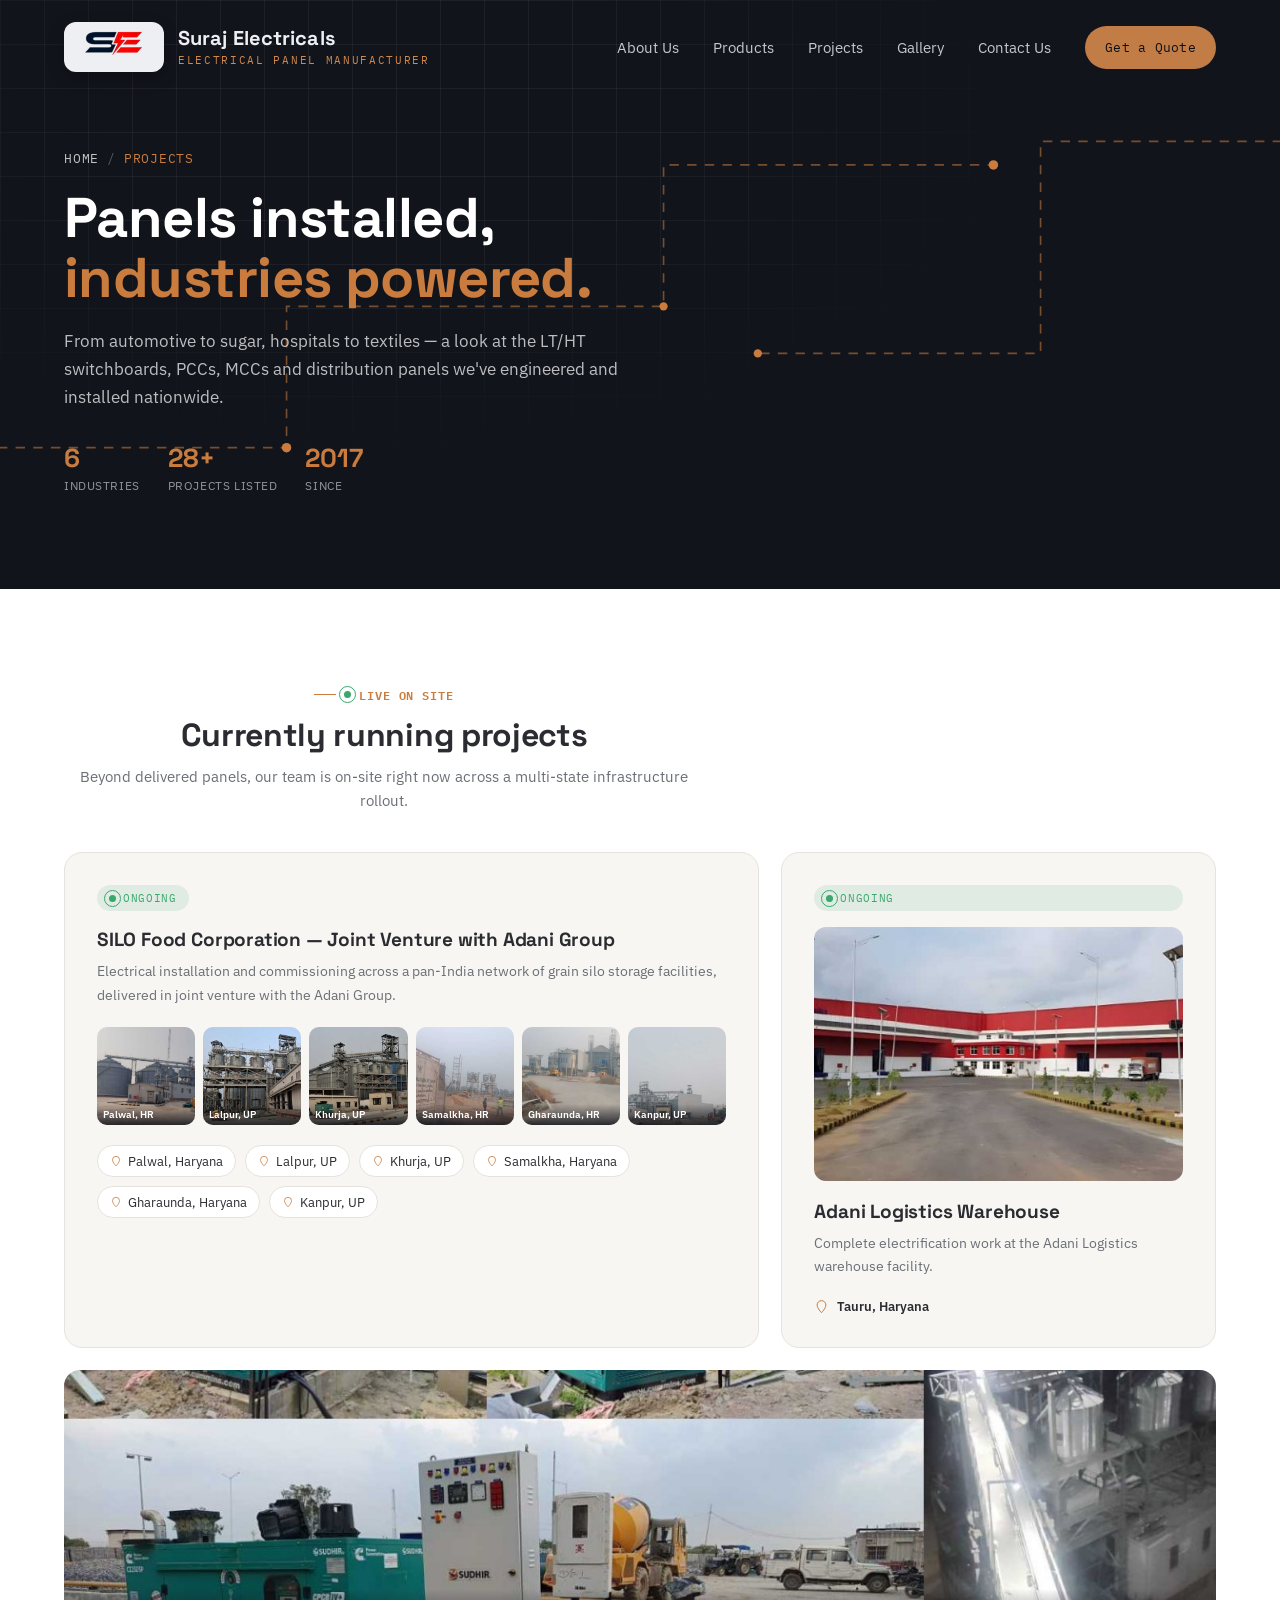
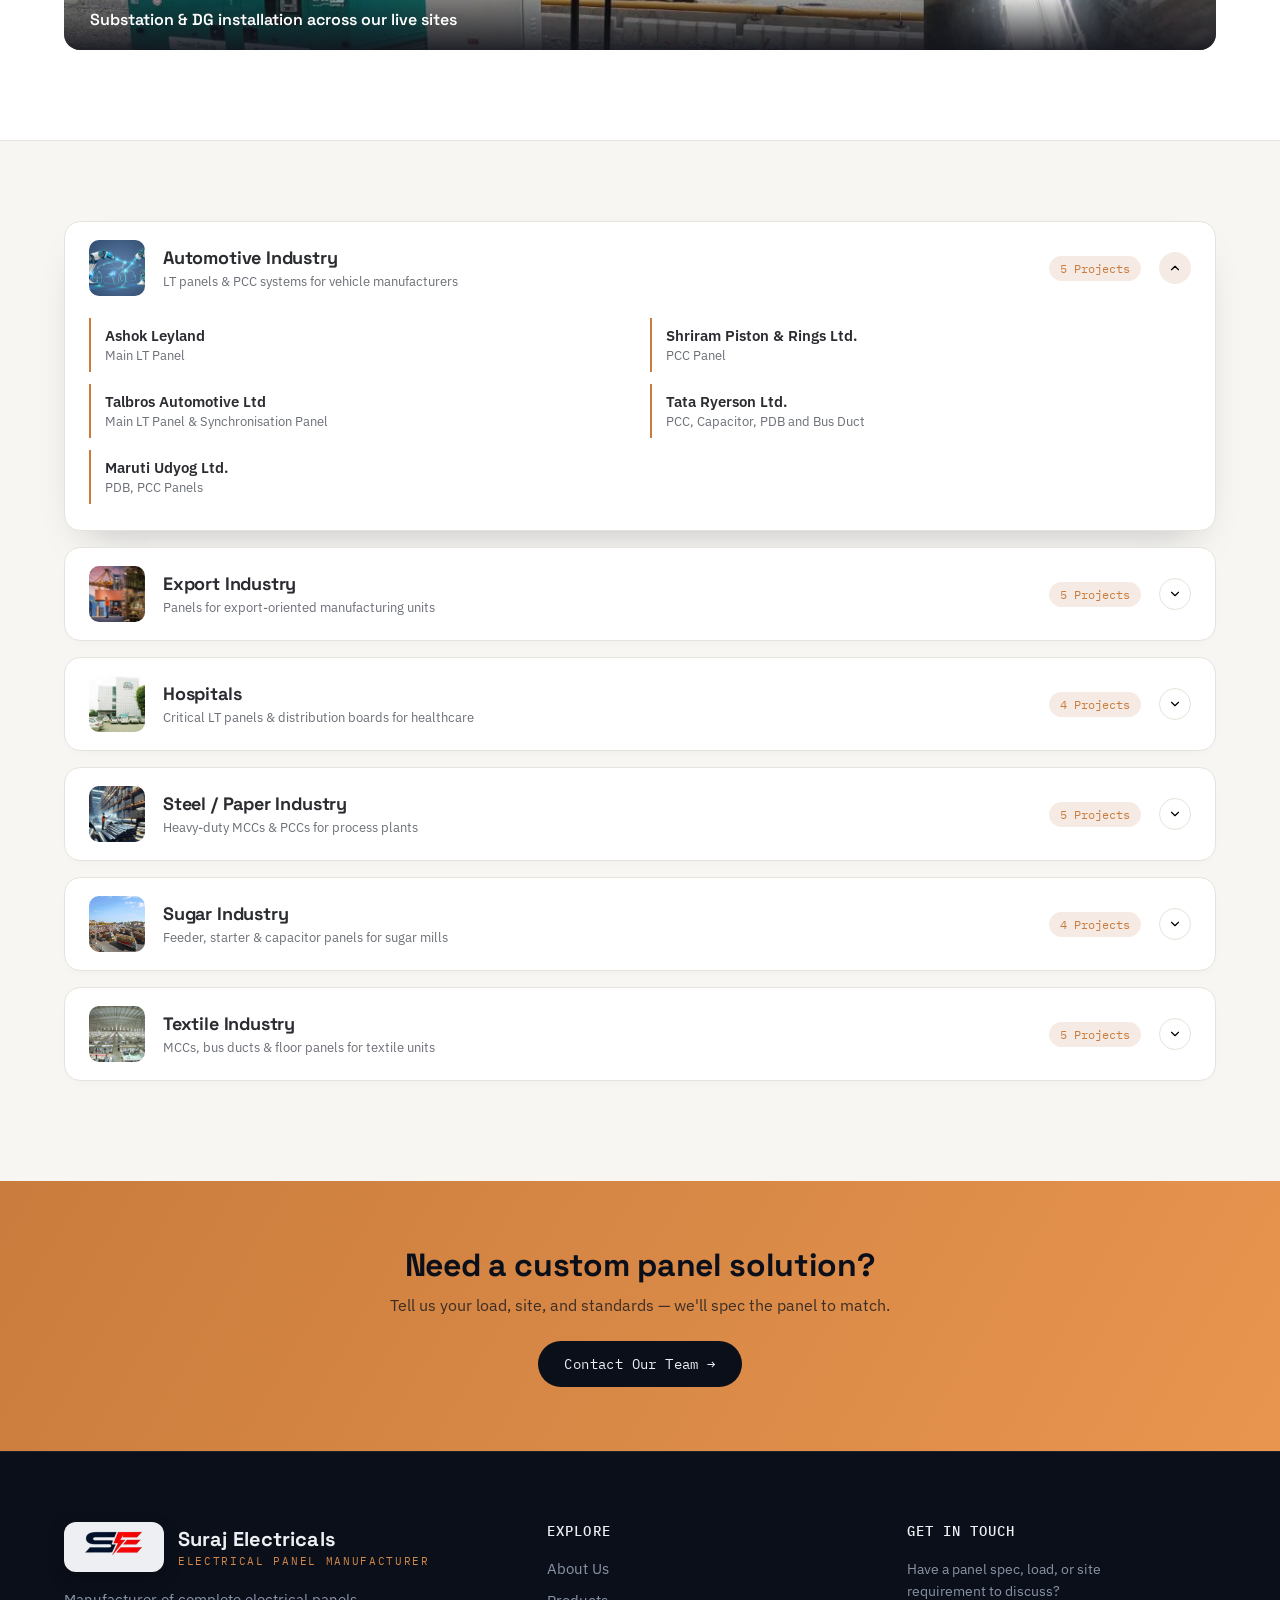
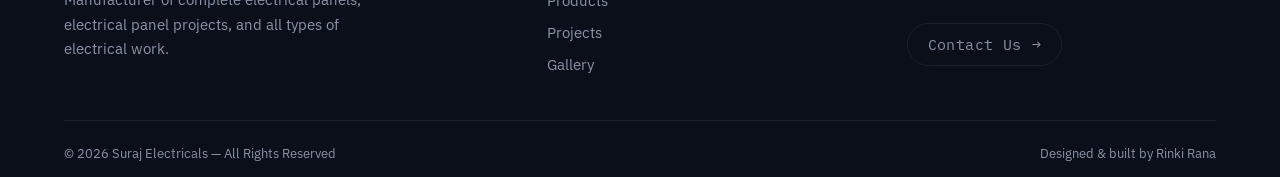
<file: projects.html>
<!DOCTYPE html>
<html lang="en">
<head>
<meta charset="utf-8" />
<meta name="viewport" content="width=device-width, initial-scale=1.0" />
<meta name="description" content="Suraj Electricals projects — Power Control Centres, MCCs, Capacitor and AMF panels delivered across automotive, export, healthcare, steel, paper, sugar and textile industries." />
<meta name="author" content="Suraj Electricals" />
<title>Projects | Suraj Electricals</title>

<link rel="preconnect" href="https://fonts.googleapis.com">
<link rel="preconnect" href="https://fonts.gstatic.com" crossorigin>
<link href="https://fonts.googleapis.com/css2?family=Space+Grotesk:wght@500;600;700&family=IBM+Plex+Sans:wght@400;500;600&family=IBM+Plex+Mono:wght@400;500&display=swap" rel="stylesheet">
<link href="css/modern.css" rel="stylesheet" />

<style>
  .projects-page{
    --c-ink:#12141c;
    --c-copper:var(--copper, #b8703f);
    --c-copper-soft:rgba(184,112,63,.14);
    --c-paper:#ffffff;
    --c-bg:#f7f6f3;
    --c-line:#e6e3dc;
    --c-text:#2b2c31;
    --c-muted:#6b6f76;
  }

  /* ---- Page hero (shared pattern) ---- */
  .page-hero{position:relative; overflow:hidden; background:var(--c-ink); padding:150px 0 96px; color:#fff;}
  .page-hero .wrap{position:relative; z-index:2;}
  .page-hero-grid{
    position:absolute; inset:0;
    background-image:linear-gradient(rgba(255,255,255,.05) 1px, transparent 1px), linear-gradient(90deg, rgba(255,255,255,.05) 1px, transparent 1px);
    background-size:44px 44px;
    -webkit-mask-image:radial-gradient(ellipse 70% 80% at 30% 20%, #000 30%, transparent 75%);
    mask-image:radial-gradient(ellipse 70% 80% at 30% 20%, #000 30%, transparent 75%);
  }
  .page-hero svg.trace-line{position:absolute; inset:0; width:100%; height:100%; pointer-events:none;}
  .page-hero svg.trace-line path{fill:none; stroke:var(--c-copper); stroke-width:1.4; opacity:.55; stroke-dasharray:8 7; animation:dashFlow 5s linear infinite;}
  .page-hero svg.trace-line circle{fill:var(--c-copper); animation:nodePulse 2.6s ease-in-out infinite;}
  @keyframes dashFlow{to{stroke-dashoffset:-150;}}
  @keyframes nodePulse{0%,100%{opacity:.4; r:3;} 50%{opacity:1; r:5;}}

  .crumb{font-family:'IBM Plex Mono', monospace; font-size:12.5px; letter-spacing:.06em; text-transform:uppercase; color:rgba(255,255,255,.55); display:flex; align-items:center; gap:8px; margin-bottom:22px; opacity:0; animation:fadeUp .7s ease forwards;}
  .crumb a{color:rgba(255,255,255,.75); text-decoration:none;}
  .crumb a:hover{color:var(--c-copper);}
  .crumb span.sep{color:rgba(255,255,255,.3);}
  .crumb span.here{color:var(--c-copper);}

  .page-hero h1{font-family:'Space Grotesk', sans-serif; font-weight:700; font-size:clamp(34px, 5vw, 56px); line-height:1.08; margin:0 0 18px; max-width:680px; opacity:0; animation:fadeUp .8s ease .12s forwards;}
  .page-hero h1 em{font-style:normal; color:var(--c-copper);}
  .page-hero .lead{font-size:17px; line-height:1.65; color:rgba(255,255,255,.72); max-width:560px; margin:0 0 30px; opacity:0; animation:fadeUp .8s ease .24s forwards;}
  @keyframes fadeUp{from{opacity:0; transform:translateY(16px);} to{opacity:1; transform:translateY(0);}}

  .hero-tally{display:flex; gap:28px; flex-wrap:wrap; opacity:0; animation:fadeUp .8s ease .36s forwards;}
  .hero-tally div{display:flex; flex-direction:column;}
  .hero-tally .n{font-family:'Space Grotesk', sans-serif; font-weight:700; font-size:26px; color:var(--c-copper);}
  .hero-tally .l{font-size:11.5px; letter-spacing:.05em; text-transform:uppercase; color:rgba(255,255,255,.55); margin-top:3px;}

  /* ---- Accordion ---- */
  .projects-list{background:var(--c-bg); padding:80px 0 100px;}
  .accordion{display:flex; flex-direction:column; gap:16px;}
  .acc-item{
    background:var(--c-paper); border:1px solid var(--c-line); border-radius:16px; overflow:hidden;
    box-shadow:0 4px 16px -12px rgba(18,20,28,.15);
    opacity:0; transform:translateY(18px); transition:opacity .55s ease, transform .55s ease, box-shadow .3s ease;
  }
  .acc-item.in-view{opacity:1; transform:translateY(0);}
  .acc-item.open{box-shadow:0 20px 40px -22px rgba(18,20,28,.28);}
  .acc-head{
    display:flex; align-items:center; gap:18px; padding:18px 24px; cursor:pointer;
    background:none; border:none; width:100%; text-align:left; font-family:inherit;
  }
  .acc-thumb{width:56px; height:56px; border-radius:10px; overflow:hidden; flex:none; background:var(--c-bg);}
  .acc-thumb img{width:100%; height:100%; object-fit:cover; display:block;}
  .acc-title{flex:1; min-width:0;}
  .acc-title h3{font-family:'Space Grotesk', sans-serif; font-size:18px; margin:0 0 3px; color:var(--c-text);}
  .acc-title span{font-size:12.5px; color:var(--c-muted);}
  .acc-count{
    font-family:'IBM Plex Mono', monospace; font-size:12px; color:var(--c-copper);
    background:var(--c-copper-soft); padding:5px 11px; border-radius:999px; flex:none;
  }
  .acc-chevron{width:32px; height:32px; border-radius:50%; border:1px solid var(--c-line); display:flex; align-items:center; justify-content:center; flex:none; transition:transform .35s ease, background .25s ease;}
  .acc-chevron svg{width:14px; height:14px; stroke:var(--c-text);}
  .acc-item.open .acc-chevron{transform:rotate(180deg); background:var(--c-copper-soft); border-color:transparent;}
  .acc-item.open .acc-chevron svg{stroke:var(--c-copper);}

  .acc-body{max-height:0; overflow:hidden; transition:max-height .45s cubic-bezier(.2,.7,.3,1);}
  .acc-body-inner{padding:4px 24px 26px; display:grid; grid-template-columns:1fr 1fr; gap:12px 20px;}
  .proj-row{
    border-left:2px solid var(--c-copper); padding:8px 0 8px 14px;
  }
  .proj-row .p-name{font-weight:600; font-size:14.5px; color:var(--c-text); display:block;}
  .proj-row .p-scope{font-size:13px; color:var(--c-muted); display:block; margin-top:2px;}

  @media (max-width: 780px){
    .page-hero{padding:130px 0 70px;}
    .acc-body-inner{grid-template-columns:1fr;}
    .acc-thumb{width:44px; height:44px;}
    .acc-title h3{font-size:16px;}
  }

  /* ---- Current projects ---- */
  .current-projects{background:var(--c-paper); padding:90px 0; border-bottom:1px solid var(--c-line);}
  .current-projects .section-head{max-width:640px; margin:0 0 40px;}
  .current-projects .eyebrow{font-family:'IBM Plex Mono', monospace; font-size:12px; letter-spacing:.08em; text-transform:uppercase; color:var(--c-copper); font-weight:600; display:inline-flex; align-items:center; gap:8px;}
  .live-dot{width:7px; height:7px; border-radius:50%; background:#3aa76d; position:relative; flex:none;}
  .live-dot::after{
    content:""; position:absolute; inset:-5px; border-radius:50%; border:1.5px solid #3aa76d;
    animation:livePulse 1.8s ease-out infinite;
  }
  @keyframes livePulse{0%{transform:scale(.4); opacity:1;} 100%{transform:scale(1.8); opacity:0;}}
  .current-projects h2{font-family:'Space Grotesk', sans-serif; font-size:clamp(24px,3vw,32px); margin:10px 0 10px; color:var(--c-text);}
  .current-projects .section-head p{color:var(--c-muted); font-size:14.5px; margin:0; line-height:1.65;}

  .cp-grid{display:grid; grid-template-columns:1.6fr 1fr; gap:22px;}
  .cp-card{
    position:relative; background:var(--c-bg); border:1px solid var(--c-line); border-radius:18px; padding:32px;
    opacity:0; transform:translateY(22px); transition:opacity .55s ease, transform .55s ease, box-shadow .3s ease;
  }
  .cp-card.in-view{opacity:1; transform:translateY(0);}
  .cp-card:hover{box-shadow:0 20px 44px -26px rgba(18,20,28,.25);}
  .cp-status{
    display:inline-flex; align-items:center; gap:7px; font-family:'IBM Plex Mono', monospace;
    font-size:11px; letter-spacing:.06em; text-transform:uppercase; color:#3aa76d;
    background:rgba(58,167,109,.12); padding:6px 12px; border-radius:999px; margin-bottom:16px;
  }
  .cp-status .live-dot{background:#3aa76d;}
  .cp-card h3{font-family:'Space Grotesk', sans-serif; font-size:19px; margin:0 0 8px; color:var(--c-text);}
  .cp-card p{font-size:14px; color:var(--c-muted); line-height:1.65; margin:0 0 20px;}
  .cp-sites{display:flex; flex-wrap:wrap; gap:9px;}
  .cp-site{
    display:inline-flex; align-items:center; gap:6px; font-size:12.5px; color:var(--c-text);
    background:var(--c-paper); border:1px solid var(--c-line); padding:7px 12px; border-radius:999px;
  }
  .cp-site svg{width:12px; height:12px; stroke:var(--c-copper); flex:none;}

  .cp-photos{display:grid; grid-template-columns:repeat(6,1fr); gap:8px; margin-bottom:20px;}
  .cp-photo{position:relative; border-radius:10px; overflow:hidden; aspect-ratio:1; cursor:default;}
  .cp-photo img{width:100%; height:100%; object-fit:cover; display:block; transition:transform .4s ease;}
  .cp-photo:hover img{transform:scale(1.1);}
  .cp-photo span{
    position:absolute; left:0; right:0; bottom:0; padding:5px 6px 4px;
    background:linear-gradient(180deg, transparent, rgba(18,20,28,.85));
    color:#fff; font-size:9.5px; line-height:1.2; font-weight:600;
  }

  .cp-side{display:flex; flex-direction:column;}
  .cp-side .cp-image{border-radius:12px; overflow:hidden; margin-bottom:18px; aspect-ratio:16/11;}
  .cp-side .cp-image img{width:100%; height:100%; object-fit:cover; display:block; transition:transform .5s ease;}
  .cp-side:hover .cp-image img{transform:scale(1.06);}
  .cp-side .cp-loc{
    display:flex; align-items:center; gap:8px; font-size:13px; color:var(--c-text); font-weight:600; margin-top:auto;
  }
  .cp-side .cp-loc svg{width:15px; height:15px; stroke:var(--c-copper); flex:none;}

  .cp-banner{
    margin-top:22px; position:relative; border-radius:16px; overflow:hidden;
    opacity:0; transform:translateY(22px); transition:opacity .55s ease, transform .55s ease;
  }
  .cp-banner.in-view{opacity:1; transform:translateY(0);}
  .cp-banner img{width:100%; height:280px; object-fit:cover; display:block;}
  .cp-banner .cp-banner-cap{
    position:absolute; left:0; right:0; bottom:0; padding:20px 26px;
    background:linear-gradient(180deg, transparent, rgba(18,20,28,.88));
    color:#fff; font-family:'Space Grotesk', sans-serif; font-size:16px; font-weight:600;
  }

  @media (max-width: 900px){
    .cp-grid{grid-template-columns:1fr;}
    .cp-photos{grid-template-columns:repeat(3,1fr);}
  }

  @media (prefers-reduced-motion: reduce){
    .page-hero svg.trace-line path, .page-hero svg.trace-line circle,
    .crumb, .page-hero h1, .page-hero .lead, .hero-tally, .acc-item, .cp-card, .live-dot::after{
      animation:none !important; opacity:1 !important; transform:none !important;
    }
  }
</style>
</head>
<body class="projects-page">

<!-- ============ NAV ============ -->
<nav class="site-nav" id="siteNav">
  <div class="wrap">
    <a class="brand" href="index.html">
      <span class="brand-mark"><img src="images/SE-logo.png" alt="Suraj Electricals logo" /></span>
      <span class="brand-name">Suraj Electricals<small>Electrical Panel Manufacturer</small></span>
    </a>
    <ul class="nav-links" id="navLinks">
      <li><a href="about.html">About Us</a></li>
      <li><a href="products.html">Products</a></li>
      <li class="active"><a href="projects.html">Projects</a></li>
      <li><a href="gallery.html">Gallery</a></li>
      <li><a href="contact.html">Contact Us</a></li>
      <li><a class="nav-cta" href="contact.html">Get a Quote</a></li>
    </ul>
    <button class="nav-toggle" id="navToggle" aria-label="Toggle menu">
      <span></span><span></span><span></span>
    </button>
  </div>
</nav>

<!-- ============ PAGE HERO ============ -->
<header class="page-hero">
  <div class="page-hero-grid"></div>
  <svg class="trace-line" viewBox="0 0 1200 500" preserveAspectRatio="xMidYMid slice" aria-hidden="true">
    <path d="M -20 380 H 300 V 260 H 620 V 140 H 900" />
    <path d="M 1220 120 H 940 V 300 H 700" />
    <circle cx="300" cy="380" r="4" />
    <circle cx="620" cy="260" r="3.5" />
    <circle cx="900" cy="140" r="4" />
    <circle cx="700" cy="300" r="3.5" />
  </svg>
  <div class="wrap">
    <div class="crumb"><a href="index.html">Home</a><span class="sep">/</span><span class="here">Projects</span></div>
    <h1>Panels installed, <em>industries powered.</em></h1>
    <p class="lead">From automotive to sugar, hospitals to textiles — a look at the LT/HT switchboards, PCCs, MCCs and distribution panels we've engineered and installed nationwide.</p>
    <div class="hero-tally">
      <div><span class="n">6</span><span class="l">Industries</span></div>
      <div><span class="n">28+</span><span class="l">Projects Listed</span></div>
      <div><span class="n">2017</span><span class="l">Since</span></div>
    </div>
  </div>
</header>

<!-- ============ CURRENT PROJECTS ============ -->
<section class="current-projects">
  <div class="wrap">
    <div class="section-head reveal">
      <span class="eyebrow"><span class="live-dot"></span>Live On Site</span>
      <h2>Currently running projects</h2>
      <p>Beyond delivered panels, our team is on-site right now across a multi-state infrastructure rollout.</p>
    </div>
    <div class="cp-grid">

      <div class="cp-card">
        <span class="cp-status"><span class="live-dot"></span>Ongoing</span>
        <h3>SILO Food Corporation — Joint Venture with Adani Group</h3>
        <p>Electrical installation and commissioning across a pan-India network of grain silo storage facilities, delivered in joint venture with the Adani Group.</p>
        <div class="cp-photos">
          <div class="cp-photo"><img src="images/silo-palwal.jpg" alt="SILO site, Palwal, Haryana" /><span>Palwal, HR</span></div>
          <div class="cp-photo"><img src="images/silo-lalpur.jpg" alt="SILO site, Lalpur, UP" /><span>Lalpur, UP</span></div>
          <div class="cp-photo"><img src="images/silo-khurja.jpg" alt="SILO site, Khurja, UP" /><span>Khurja, UP</span></div>
          <div class="cp-photo"><img src="images/silo-samalkha.jpg" alt="SILO site, Samalkha, Haryana" /><span>Samalkha, HR</span></div>
          <div class="cp-photo"><img src="images/silo-gharaunda.jpg" alt="SILO site, Gharaunda, Haryana" /><span>Gharaunda, HR</span></div>
          <div class="cp-photo"><img src="images/silo-kanpur.jpg" alt="SILO site, Kanpur, UP" /><span>Kanpur, UP</span></div>
        </div>
        <div class="cp-sites">
          <span class="cp-site"><svg viewBox="0 0 24 24" fill="none"><path d="M12 22s7-7.2 7-12.4A7 7 0 0 0 5 9.6C5 14.8 12 22 12 22Z" stroke-width="1.6" stroke-linejoin="round"/></svg>Palwal, Haryana</span>
          <span class="cp-site"><svg viewBox="0 0 24 24" fill="none"><path d="M12 22s7-7.2 7-12.4A7 7 0 0 0 5 9.6C5 14.8 12 22 12 22Z" stroke-width="1.6" stroke-linejoin="round"/></svg>Lalpur, UP</span>
          <span class="cp-site"><svg viewBox="0 0 24 24" fill="none"><path d="M12 22s7-7.2 7-12.4A7 7 0 0 0 5 9.6C5 14.8 12 22 12 22Z" stroke-width="1.6" stroke-linejoin="round"/></svg>Khurja, UP</span>
          <span class="cp-site"><svg viewBox="0 0 24 24" fill="none"><path d="M12 22s7-7.2 7-12.4A7 7 0 0 0 5 9.6C5 14.8 12 22 12 22Z" stroke-width="1.6" stroke-linejoin="round"/></svg>Samalkha, Haryana</span>
          <span class="cp-site"><svg viewBox="0 0 24 24" fill="none"><path d="M12 22s7-7.2 7-12.4A7 7 0 0 0 5 9.6C5 14.8 12 22 12 22Z" stroke-width="1.6" stroke-linejoin="round"/></svg>Gharaunda, Haryana</span>
          <span class="cp-site"><svg viewBox="0 0 24 24" fill="none"><path d="M12 22s7-7.2 7-12.4A7 7 0 0 0 5 9.6C5 14.8 12 22 12 22Z" stroke-width="1.6" stroke-linejoin="round"/></svg>Kanpur, UP</span>
        </div>
      </div>

      <div class="cp-card cp-side">
        <span class="cp-status"><span class="live-dot"></span>Ongoing</span>
        <div class="cp-image"><img src="images/adani-warehouse-exterior.jpg" alt="Adani Logistics warehouse, Tauru, Haryana" /></div>
        <h3>Adani Logistics Warehouse</h3>
        <p>Complete electrification work at the Adani Logistics warehouse facility.</p>
        <div class="cp-loc">
          <svg viewBox="0 0 24 24" fill="none"><path d="M12 22s7-7.2 7-12.4A7 7 0 0 0 5 9.6C5 14.8 12 22 12 22Z" stroke-width="1.6" stroke-linejoin="round"/></svg>
          Tauru, Haryana
        </div>
      </div>

    </div>

    <div class="cp-banner reveal">
      <img src="images/substation-installation.jpg" alt="Substation and DG installation at project site" />
      <div class="cp-banner-cap">Substation &amp; DG installation across our live sites</div>
    </div>
  </div>
</section>

<!-- ============ ACCORDION ============ -->
<section class="projects-list">
  <div class="wrap">
    <div class="accordion" id="accordion">

      <div class="acc-item open" data-acc>
        <button class="acc-head" type="button">
          <span class="acc-thumb"><img src="images/Project_AI.jpg" alt="Automotive Industry" /></span>
          <span class="acc-title"><h3>Automotive Industry</h3><span>LT panels &amp; PCC systems for vehicle manufacturers</span></span>
          <span class="acc-count">5 Projects</span>
          <span class="acc-chevron"><svg viewBox="0 0 24 24" fill="none"><path d="m6 9 6 6 6-6" stroke="currentColor" stroke-width="2" stroke-linecap="round" stroke-linejoin="round"/></svg></span>
        </button>
        <div class="acc-body">
          <div class="acc-body-inner">
            <div class="proj-row"><span class="p-name">Ashok Leyland</span><span class="p-scope">Main LT Panel</span></div>
            <div class="proj-row"><span class="p-name">Shriram Piston &amp; Rings Ltd.</span><span class="p-scope">PCC Panel</span></div>
            <div class="proj-row"><span class="p-name">Talbros Automotive Ltd</span><span class="p-scope">Main LT Panel &amp; Synchronisation Panel</span></div>
            <div class="proj-row"><span class="p-name">Tata Ryerson Ltd.</span><span class="p-scope">PCC, Capacitor, PDB and Bus Duct</span></div>
            <div class="proj-row"><span class="p-name">Maruti Udyog Ltd.</span><span class="p-scope">PDB, PCC Panels</span></div>
          </div>
        </div>
      </div>

      <div class="acc-item" data-acc>
        <button class="acc-head" type="button">
          <span class="acc-thumb"><img src="images/Projects_EI.jpg" alt="Export Industry" /></span>
          <span class="acc-title"><h3>Export Industry</h3><span>Panels for export-oriented manufacturing units</span></span>
          <span class="acc-count">5 Projects</span>
          <span class="acc-chevron"><svg viewBox="0 0 24 24" fill="none"><path d="m6 9 6 6 6-6" stroke="currentColor" stroke-width="2" stroke-linecap="round" stroke-linejoin="round"/></svg></span>
        </button>
        <div class="acc-body">
          <div class="acc-body-inner">
            <div class="proj-row"><span class="p-name">Angelique International Ltd.</span><span class="p-scope">Distribution Boxes</span></div>
            <div class="proj-row"><span class="p-name">Tchard, South Africa</span><span class="p-scope">Electrical Panels / Junction Boxes</span></div>
            <div class="proj-row"><span class="p-name">Reliable Yarn Industries</span><span class="p-scope">LT, MCC Panels</span></div>
            <div class="proj-row"><span class="p-name">Dairy Plant</span><span class="p-scope">PCC, PDBs, Bus Duct</span></div>
            <div class="proj-row"><span class="p-name">Foundry Plant</span><span class="p-scope">PCC, PDBs, Bus Duct</span></div>
          </div>
        </div>
      </div>

      <div class="acc-item" data-acc>
        <button class="acc-head" type="button">
          <span class="acc-thumb"><img src="images/Projects_H.jpg" alt="Hospitals" /></span>
          <span class="acc-title"><h3>Hospitals</h3><span>Critical LT panels &amp; distribution boards for healthcare</span></span>
          <span class="acc-count">4 Projects</span>
          <span class="acc-chevron"><svg viewBox="0 0 24 24" fill="none"><path d="m6 9 6 6 6-6" stroke="currentColor" stroke-width="2" stroke-linecap="round" stroke-linejoin="round"/></svg></span>
        </button>
        <div class="acc-body">
          <div class="acc-body-inner">
            <div class="proj-row"><span class="p-name">Max Healthcare</span><span class="p-scope">Main LT Panel</span></div>
            <div class="proj-row"><span class="p-name">SGM Hospital</span><span class="p-scope">MLDB / Capacitor Panel</span></div>
            <div class="proj-row"><span class="p-name">Fortis Healthcare Ltd.</span><span class="p-scope">PCC, MCC and DBs</span></div>
            <div class="proj-row"><span class="p-name">Jaipur Golden</span><span class="p-scope">Main LT Panel, Capacitor Panel</span></div>
          </div>
        </div>
      </div>

      <div class="acc-item" data-acc>
        <button class="acc-head" type="button">
          <span class="acc-thumb"><img src="images/Projects_SI.jpg" alt="Steel / Paper Industry" /></span>
          <span class="acc-title"><h3>Steel / Paper Industry</h3><span>Heavy-duty MCCs &amp; PCCs for process plants</span></span>
          <span class="acc-count">5 Projects</span>
          <span class="acc-chevron"><svg viewBox="0 0 24 24" fill="none"><path d="m6 9 6 6 6-6" stroke="currentColor" stroke-width="2" stroke-linecap="round" stroke-linejoin="round"/></svg></span>
        </button>
        <div class="acc-body">
          <div class="acc-body-inner">
            <div class="proj-row"><span class="p-name">JSW Steel Ltd.</span><span class="p-scope">PMCC / MCC &amp; DGMCC</span></div>
            <div class="proj-row"><span class="p-name">Visa Steel Ltd.</span><span class="p-scope">MCC, Distribution Board</span></div>
            <div class="proj-row"><span class="p-name">Khanna Paper Mill</span><span class="p-scope">PCCs &amp; MCCs</span></div>
            <div class="proj-row"><span class="p-name">Aarti Steels Ltd.</span><span class="p-scope">PCCs &amp; MCCs</span></div>
            <div class="proj-row"><span class="p-name">ABC Paper Mill Ltd.</span><span class="p-scope">MCC Panel</span></div>
          </div>
        </div>
      </div>

      <div class="acc-item" data-acc>
        <button class="acc-head" type="button">
          <span class="acc-thumb"><img src="images/Projects_SugarI.jpg" alt="Sugar Industry" /></span>
          <span class="acc-title"><h3>Sugar Industry</h3><span>Feeder, starter &amp; capacitor panels for sugar mills</span></span>
          <span class="acc-count">4 Projects</span>
          <span class="acc-chevron"><svg viewBox="0 0 24 24" fill="none"><path d="m6 9 6 6 6-6" stroke="currentColor" stroke-width="2" stroke-linecap="round" stroke-linejoin="round"/></svg></span>
        </button>
        <div class="acc-body">
          <div class="acc-body-inner">
            <div class="proj-row"><span class="p-name">Daurala Sugar Mills</span><span class="p-scope">PCC / MCC &amp; DB</span></div>
            <div class="proj-row"><span class="p-name">Mawana Sugar Ltd.</span><span class="p-scope">Feeder / Starter / Capacitor Panel</span></div>
            <div class="proj-row"><span class="p-name">Dalmia Sugar Ltd.</span><span class="p-scope">LT, PCC &amp; MCC Panels</span></div>
            <div class="proj-row"><span class="p-name">Rana Sugars Ltd</span><span class="p-scope">LT, PCC &amp; MCC Panels</span></div>
          </div>
        </div>
      </div>

      <div class="acc-item" data-acc>
        <button class="acc-head" type="button">
          <span class="acc-thumb"><img src="images/Projects_Textile.jpg" alt="Textile Industry" /></span>
          <span class="acc-title"><h3>Textile Industry</h3><span>MCCs, bus ducts &amp; floor panels for textile units</span></span>
          <span class="acc-count">5 Projects</span>
          <span class="acc-chevron"><svg viewBox="0 0 24 24" fill="none"><path d="m6 9 6 6 6-6" stroke="currentColor" stroke-width="2" stroke-linecap="round" stroke-linejoin="round"/></svg></span>
        </button>
        <div class="acc-body">
          <div class="acc-body-inner">
            <div class="proj-row"><span class="p-name">Orient Crafts Ltd.</span><span class="p-scope">MCC Panel / Bus Ducts</span></div>
            <div class="proj-row"><span class="p-name">Century Denim Ltd.</span><span class="p-scope">PCC / MCC / Bus Duct</span></div>
            <div class="proj-row"><span class="p-name">Orient Fashion — Gurugram</span><span class="p-scope">PCC / MCC / Floor Panel</span></div>
            <div class="proj-row"><span class="p-name">Gontermann Peipers</span><span class="p-scope">PDBs</span></div>
            <div class="proj-row"><span class="p-name">Shahi Exports</span><span class="p-scope">PCC / MCC / Bus Duct</span></div>
          </div>
        </div>
      </div>

    </div>
  </div>
</section>

<!-- ============ CTA BAND ============ -->
<section class="cta-band">
  <div class="wrap">
    <h2>Need a custom panel solution?</h2>
    <p>Tell us your load, site, and standards — we'll spec the panel to match.</p>
    <a class="btn btn-primary" href="contact.html">Contact Our Team &rarr;</a>
  </div>
</section>

<!-- ============ FOOTER ============ -->
<footer class="site-footer">
  <div class="wrap">
    <div class="footer-grid">
      <div class="footer-brand">
        <a class="brand" href="index.html">
          <span class="brand-mark"><img src="images/SE-logo.png" alt="Suraj Electricals logo" /></span>
          <span class="brand-name">Suraj Electricals<small>Electrical Panel Manufacturer</small></span>
        </a>
        <p>Manufacturer of complete electrical panels, electrical panel projects, and all types of electrical work.</p>
      </div>
      <div class="footer-col">
        <h4>Explore</h4>
        <ul>
          <li><a href="about.html">About Us</a></li>
          <li><a href="products.html">Products</a></li>
          <li><a href="projects.html">Projects</a></li>
          <li><a href="gallery.html">Gallery</a></li>
        </ul>
      </div>
      <div class="footer-col footer-cta-col">
        <h4>Get in Touch</h4>
        <p>Have a panel spec, load, or site requirement to discuss?</p>
        <a class="btn btn-ghost footer-cta-btn" href="contact.html">Contact Us <span class="arrow">&rarr;</span></a>
      </div>
    </div>
    <div class="footer-bottom">
      <span>&copy; <span id="year"></span> Suraj Electricals — All Rights Reserved</span>
      <span>Designed &amp; built by <a href="https://github.com/rinkirajput" target="_blank" rel="noopener">Rinki Rana</a></span>
    </div>
  </div>
  <button id="backToTop" class="back-to-top" aria-label="Back to top">
    <svg viewBox="0 0 24 24" fill="none"><path d="M12 19V5M5 12l7-7 7 7" stroke="currentColor" stroke-width="2" stroke-linecap="round" stroke-linejoin="round"/></svg>
  </button>
</footer>

<script>document.getElementById('year').textContent = new Date().getFullYear();</script>
<script src="js/modern.js"></script>
<script>
  // Accordion
  (function(){
    var items = document.querySelectorAll('[data-acc]');
    function setHeight(item, open){
      var body = item.querySelector('.acc-body');
      var inner = item.querySelector('.acc-body-inner');
      if(open){ body.style.maxHeight = inner.offsetHeight + 'px'; }
      else{ body.style.maxHeight = '0px'; }
    }
    items.forEach(function(item){
      var open = item.classList.contains('open');
      setHeight(item, open);
      item.querySelector('.acc-head').addEventListener('click', function(){
        var willOpen = !item.classList.contains('open');
        item.classList.toggle('open', willOpen);
        setHeight(item, willOpen);
      });
    });
    window.addEventListener('resize', function(){
      items.forEach(function(item){
        if(item.classList.contains('open')) setHeight(item, true);
      });
    });

    // Reveal on scroll
    if('IntersectionObserver' in window){
      var io = new IntersectionObserver(function(entries){
        entries.forEach(function(e){
          if(e.isIntersecting){ e.target.classList.add('in-view'); io.unobserve(e.target); }
        });
      }, {threshold:.12});
      items.forEach(function(t, i){
        t.style.transitionDelay = (i * 0.06) + 's';
        io.observe(t);
      });
    } else {
      items.forEach(function(t){ t.classList.add('in-view'); });
    }

    // Current-projects cards reveal
    var cpCards = document.querySelectorAll('.cp-card, .cp-banner');
    if('IntersectionObserver' in window){
      var io2 = new IntersectionObserver(function(entries){
        entries.forEach(function(e){
          if(e.isIntersecting){ e.target.classList.add('in-view'); io2.unobserve(e.target); }
        });
      }, {threshold:.15});
      cpCards.forEach(function(c, i){ c.style.transitionDelay = (i * 0.1) + 's'; io2.observe(c); });
    } else {
      cpCards.forEach(function(c){ c.classList.add('in-view'); });
    }
  })();
</script>
</body>
</html>
</file>
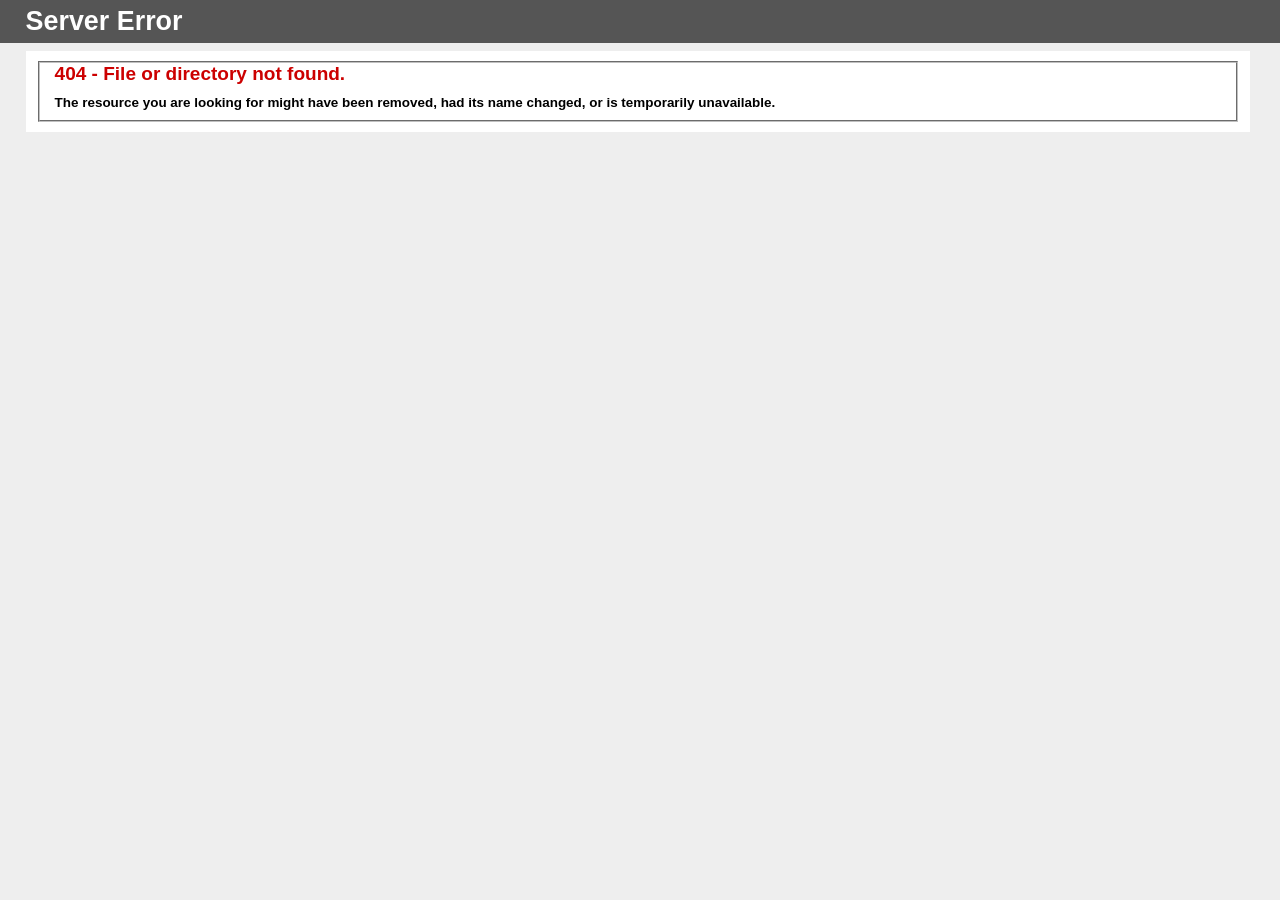
<file: css/grabbing.html>
<!DOCTYPE html PUBLIC "-//W3C//DTD XHTML 1.0 Strict//EN" "http://www.w3.org/TR/xhtml1/DTD/xhtml1-strict.dtd">
<html xmlns="http://www.w3.org/1999/xhtml">
<head>
<meta http-equiv="Content-Type" content="text/html; charset=iso-8859-1"/>
<title>404 - File or directory not found.</title>
<style type="text/css">
<!--
body{margin:0;font-size:.7em;font-family:Verdana, Arial, Helvetica, sans-serif;background:#EEEEEE;}
fieldset{padding:0 15px 10px 15px;} 
h1{font-size:2.4em;margin:0;color:#FFF;}
h2{font-size:1.7em;margin:0;color:#CC0000;} 
h3{font-size:1.2em;margin:10px 0 0 0;color:#000000;} 
#header{width:96%;margin:0 0 0 0;padding:6px 2% 6px 2%;font-family:"trebuchet MS", Verdana, sans-serif;color:#FFF;
background-color:#555555;}
#content{margin:0 0 0 2%;position:relative;}
.content-container{background:#FFF;width:96%;margin-top:8px;padding:10px;position:relative;}
-->
</style>
</head>
<body>
<div id="header"><h1>Server Error</h1></div>
<div id="content">
 <div class="content-container"><fieldset>
  <h2>404 - File or directory not found.</h2>
  <h3>The resource you are looking for might have been removed, had its name changed, or is temporarily unavailable.</h3>
 </fieldset></div>
</div>
</body>
</html>
</file>
<file: css/modern.css>
/* ==========================================================================
   Suraj Electricals — Modern Homepage
   Design tokens
   ========================================================================== */
:root{
  --void:#0A0F1A;
  --panel:#111A2B;
  --panel-2:#16213A;
  --line: rgba(201,124,61,0.22);
  --line-soft: rgba(237,239,243,0.08);
  --copper:#C97C3D;
  --copper-bright:#E8954F;
  --amber:#F2B705;
  --steel:#8A94A6;
  --paper:#EDEFF3;
  --paper-2:#F6F5F2;
  --ink:#131722;

  --font-display: 'Space Grotesk', sans-serif;
  --font-body: 'IBM Plex Sans', sans-serif;
  --font-mono: 'IBM Plex Mono', monospace;

  --container: 1200px;
  --radius: 14px;
  --ease: cubic-bezier(.22,.68,.32,1);
}

@media (prefers-reduced-motion: reduce){
  *{ animation-duration: .001ms !important; animation-iteration-count: 1 !important; transition-duration: .001ms !important; scroll-behavior: auto !important; }
}

*,*::before,*::after{ box-sizing: border-box; }
html{ scroll-behavior: smooth; }
body{
  margin:0;
  font-family: var(--font-body);
  background: var(--paper-2);
  color: var(--ink);
  -webkit-font-smoothing: antialiased;
  overflow-x: hidden;
}
img{ max-width:100%; display:block; }
a{ color:inherit; text-decoration:none; }
:focus-visible{ outline: 2px solid var(--copper-bright); outline-offset: 3px; }
.wrap{ max-width: var(--container); margin:0 auto; padding: 0 24px; }
.eyebrow{
  font-family: var(--font-mono);
  font-size: 12.5px;
  letter-spacing: .18em;
  text-transform: uppercase;
  color: var(--copper);
  display:inline-flex;
  align-items:center;
  gap:10px;
}
.eyebrow::before{
  content:'';
  width: 22px; height:1px;
  background: var(--copper);
  display:inline-block;
}
h1,h2,h3,h4{ font-family: var(--font-display); margin:0; letter-spacing:-.01em; }
p{ margin:0; }

/* Reveal-on-scroll */
.reveal{ opacity:0; transform: translateY(28px); transition: opacity .8s var(--ease), transform .8s var(--ease); }
.reveal.is-visible{ opacity:1; transform: translateY(0); }
.reveal-stagger > * { transition-delay: calc(var(--i, 0) * 90ms); }

/* ==========================================================================
   Nav
   ========================================================================== */
.site-nav{
  position: fixed; top:0; left:0; right:0; z-index: 100;
  padding: 22px 0;
  transition: padding .35s var(--ease), background .35s var(--ease), box-shadow .35s var(--ease);
}
.site-nav.scrolled{
  padding: 12px 0;
  background: rgba(10,15,26,0.86);
  backdrop-filter: blur(10px) saturate(140%);
  box-shadow: 0 1px 0 var(--line-soft), 0 12px 30px rgba(0,0,0,.25);
}
.site-nav .wrap{ display:flex; align-items:center; justify-content:space-between; gap:24px; }
.brand{ display:flex; align-items:center; gap:14px; }
.brand-mark{
  display:flex; align-items:center; justify-content:center;
  width: 100px; height: 50px;
  background: var(--paper); border-radius: 12px;
  box-shadow: 0 6px 16px rgba(0,0,0,.28);
  transition: transform .25s var(--ease);
  overflow: hidden;
}
.brand:hover .brand-mark{ transform: translateY(-1px) scale(1.03); }
.brand-mark img{
  height: 120%;
  width: 120%;
  object-fit: contain;
  display:block;
}
.brand-name{
  font-family: var(--font-display);
  color: var(--paper);
  font-size: 20px;
  font-weight:700;
  letter-spacing:.005em;
  line-height:1.15;
}
.brand-name small{
  display:block; font-family: var(--font-mono); font-weight:400;
  font-size: 10.5px; letter-spacing:.16em; text-transform:uppercase; color: var(--copper-bright); margin-top:4px; opacity:.9;
}
.nav-links{ display:flex; align-items:center; gap: 34px; list-style:none; margin:0; padding:0; }
.nav-links a{
  font-size: 14.5px; color: var(--paper); opacity:.82; position:relative; padding: 4px 0;
  transition: opacity .25s;
}
.nav-links a::after{
  content:''; position:absolute; left:0; right:100%; bottom:-2px; height:2px; background: var(--copper-bright);
  transition: right .3s var(--ease);
}
.nav-links a:hover{ opacity:1; }
.nav-links a:hover::after{ right:0; }
.nav-links a.nav-cta{
  font-family: var(--font-mono); font-size: 13px; letter-spacing:.02em;
  color: var(--void); background: var(--copper-bright);
  padding: 13px 20px; border-radius: 999px; white-space:nowrap;
  display: inline-block;
  transition: transform .25s var(--ease), box-shadow .25s var(--ease);
}
.nav-cta:hover{ transform: translateY(-2px); box-shadow: 0 8px 20px rgba(201,124,61,.35); }
.nav-toggle{ display:none; background:none; border:none; cursor:pointer; padding:6px; }
.nav-toggle span{ display:block; width:24px; height:2px; background: var(--paper); margin:5px 0; transition: transform .25s, opacity .25s; }

@media (max-width: 900px){
  .nav-links{
    position:fixed; top:0; right:0; height:100vh; width:min(78vw,320px);
    background: var(--panel); flex-direction:column; justify-content:center; align-items:flex-start;
    padding: 40px; gap: 26px; transform: translateX(100%); transition: transform .4s var(--ease);
    box-shadow: -20px 0 60px rgba(0,0,0,.4);
  }
  .nav-links.open{ transform: translateX(0); }
  .nav-cta{ margin-top:6px; }
  .nav-toggle{ display:block; }
  body.nav-open{ overflow:hidden; }
}

/* ==========================================================================
   Hero
   ========================================================================== */
.hero{
  position:relative;
  min-height: 100vh;
  background: var(--void);
  overflow:hidden;
  display:flex; align-items:center;
  padding: 140px 0 80px;
}
.hero-grid{
  position:absolute; inset:0;
  background-image:
    linear-gradient(var(--line-soft) 1px, transparent 1px),
    linear-gradient(90deg, var(--line-soft) 1px, transparent 1px);
  background-size: 64px 64px;
  mask-image: radial-gradient(ellipse 80% 60% at 50% 30%, black 40%, transparent 90%);
}
.hero-glow{
  position:absolute; inset:0;
  background: radial-gradient(600px 400px at 78% 18%, rgba(201,124,61,.18), transparent 70%),
              radial-gradient(500px 380px at 10% 90%, rgba(242,183,5,.08), transparent 70%);
}
.hero-circuit{ position:absolute; inset:0; width:100%; height:100%; opacity:.85; }
.hero-circuit .trace{
  fill:none; stroke: var(--copper); stroke-width:1.4; stroke-dasharray: 6 10; opacity:.55;
  animation: dash 3.2s linear infinite;
}
.hero-circuit .trace.alt{ stroke: var(--amber); animation-duration: 4.4s; animation-direction: reverse; opacity:.4;}
.hero-circuit .node{ fill: var(--copper-bright); }
.hero-circuit .node.pulse{ animation: pulse 2.4s ease-in-out infinite; }
@keyframes dash{ to{ stroke-dashoffset: -160; } }
@keyframes pulse{ 0%,100%{ opacity:.5; r:3; } 50%{ opacity:1; r:4.5; } }

.hero-content{ position:relative; z-index:2; max-width: 760px; }
.hero .eyebrow{ color: var(--copper-bright); margin-bottom: 22px; }
.hero h1{
  font-size: clamp(38px, 5.4vw, 64px);
  line-height: 1.04;
  color: var(--paper);
  font-weight: 600;
}
.hero h1 em{ font-style:normal; color: var(--copper-bright); }
.hero-sub{
  margin-top: 22px; font-size: 17px; line-height:1.65; color: var(--steel);
  max-width: 560px;
}
.hero-actions{ display:flex; gap:16px; margin-top: 36px; flex-wrap:wrap; }
.btn{
  font-family: var(--font-mono); font-size: 13.5px; letter-spacing:.03em;
  padding: 14px 26px; border-radius: 999px; display:inline-flex; align-items:center; gap:10px;
  transition: transform .25s var(--ease), box-shadow .25s var(--ease), background .25s;
}
.btn-primary{ background: var(--copper-bright); color: var(--void); }
.btn-primary:hover{ transform: translateY(-2px); box-shadow: 0 10px 26px rgba(201,124,61,.4); }
.btn-ghost{ border: 1px solid var(--line-soft); color: var(--paper); }
.btn-ghost:hover{ border-color: var(--copper); background: rgba(201,124,61,.08); }
.btn .arrow{ transition: transform .25s var(--ease); }
.btn:hover .arrow{ transform: translateX(4px); }

.hero-readout{
  position:relative; z-index:2; margin-top: 56px;
  display:flex; align-items:center; gap: 30px;
  padding: 22px 30px;
  background: rgba(237,239,243,.04);
  border: 1px solid var(--line-soft);
  border-radius: 16px;
  backdrop-filter: blur(8px);
  width: fit-content; max-width: 100%;
}
.stat-block{ display:flex; align-items:center; gap: 14px; }
.stat-block svg{ width: 24px; height:24px; color: var(--copper-bright); flex-shrink:0; }
.stat-num{
  font-family: var(--font-mono); font-size: clamp(24px,2.6vw,30px); color: var(--paper); font-weight:600; line-height:1;
}
.stat-label{ font-size: 11.5px; color: var(--steel); margin-top:6px; letter-spacing:.03em; white-space:nowrap; }
.stat-div{ width:1px; height:38px; background: var(--line-soft); flex-shrink:0; }

.build-flow{ position:relative; z-index:2; margin-top: 40px; }
.flow-label{
  display:block; font-family: var(--font-mono); font-size: 11.5px; letter-spacing:.14em; text-transform:uppercase;
  color: var(--steel); margin-bottom: 18px;
}
.flow-steps{ display:flex; align-items:flex-start; }
.flow-step{ display:flex; flex-direction:column; align-items:center; gap:9px; text-align:center; flex-shrink:0; }
.flow-dot{
  width: 32px; height:32px; border-radius:50%; display:flex; align-items:center; justify-content:center;
  font-family: var(--font-mono); font-size: 12px; color: var(--copper-bright);
  border: 1px solid var(--copper); background: rgba(201,124,61,.1);
  position:relative; z-index:2;
}
.flow-step span:last-child{ font-size: 11px; color: var(--steel); letter-spacing:.05em; text-transform:uppercase; white-space:nowrap; }
.flow-line{
  flex:1; min-width: 30px; height:2px; margin-top:15px; align-self:flex-start;
  background-image: linear-gradient(90deg, var(--copper) 50%, transparent 50%);
  background-size: 12px 2px; background-repeat: repeat-x;
  animation: flowMove 1s linear infinite;
  opacity:.6;
}

@keyframes flowMove{ from{ background-position: 0 0; } to{ background-position: -12px 0; } }

@media (max-width: 900px){
  .hero-readout{ flex-wrap:wrap; gap: 20px 30px; }
  .stat-div{ display:none; }
}
@media (max-width: 640px){
  .hero-readout{ padding: 18px 20px; gap: 16px 24px; }
  .flow-steps{ flex-wrap:wrap; row-gap: 20px; justify-content:flex-start; }
  .flow-line{ min-width: 20px; }
}

/* ==========================================================================
   About / welcome strip
   ========================================================================== */
.about{ background: var(--paper-2); padding: 110px 0; }
.about .wrap{ display:grid; grid-template-columns: 1.05fr 1fr; gap: 64px; align-items:center; }
.about-gallery{ display:grid; grid-template-columns: 1fr 1fr; gap: 18px; }
.about-gallery img{
  border-radius: var(--radius); object-fit:cover; width:100%; height: 200px;
  box-shadow: 0 20px 40px rgba(19,23,34,.12);
}
.about-gallery .g1{ margin-top: 40px; }
.about-gallery .g3{ margin-top: -40px; }
.about h2{ font-size: clamp(28px,3vw,38px); color: var(--ink); line-height:1.15; margin-bottom:18px; }
.about-lead{ font-size: 17px; color:#4b5566; line-height:1.7; }
.about-lead + .about-lead{ margin-top:14px; }
.cert-plaque{
  margin-top: 38px; padding: 22px 26px;
  background: #fff; border: 1px solid rgba(19,23,34,.07); border-radius: 14px;
  box-shadow: 0 16px 34px rgba(19,23,34,.07);
}
.eyebrow-mini{
  display:block; font-family: var(--font-mono); font-size: 11px; letter-spacing:.14em; text-transform:uppercase;
  color: var(--steel); margin-bottom: 16px;
}
.cert-row{ display:flex; align-items:center; gap: 30px; flex-wrap:wrap; }
.cert-row img{
  height: 67px; width:auto; object-fit:contain;
  transition: transform .3s var(--ease);
}
.cert-row img:hover{ transform: translateY(-3px) scale(1.04); }

@media (max-width: 860px){
  .about .wrap{ grid-template-columns: 1fr; }
  .about-gallery{ order:2; }
}

/* ==========================================================================
   Products
   ========================================================================== */
.products{ background: var(--paper-2); padding: 40px 0 120px; }
.section-head{ text-align:center; max-width: 640px; margin: 0 auto 60px; }
.section-head h2{ font-size: clamp(28px,3.4vw,40px); color: var(--ink); margin-top: 16px; }
.section-head p{ margin-top: 14px; color:#5b6577; font-size: 16px; line-height:1.6; }

.product-grid{ display:grid; grid-template-columns: repeat(4, 1fr); gap: 22px; }
.product-card{
  position:relative; background: var(--panel); border-radius: var(--radius); padding: 28px 24px 26px;
  border: 1px solid rgba(255,255,255,.06);
  transition: transform .4s var(--ease), border-color .4s var(--ease), box-shadow .4s var(--ease);
  overflow:hidden;
}
.product-card::before{
  content:''; position:absolute; inset:0; border-radius: inherit; padding:1px;
  background: linear-gradient(135deg, transparent 40%, var(--copper) 140%);
  opacity:0; transition: opacity .4s;
  -webkit-mask: linear-gradient(#fff 0 0) content-box, linear-gradient(#fff 0 0);
  -webkit-mask-composite: xor; mask-composite: exclude;
  pointer-events:none;
}
.product-card:hover{ transform: translateY(-8px); box-shadow: 0 24px 50px rgba(0,0,0,.35); }
.product-card:hover::before{ opacity:1; }
.product-card .rivet{ position:absolute; width:5px; height:5px; border-radius:50%; background: rgba(255,255,255,.14); }
.product-card .rivet.tl{ top:10px; left:10px; } .product-card .rivet.tr{ top:10px; right:10px; }
.product-card .rivet.bl{ bottom:10px; left:10px; } .product-card .rivet.br{ bottom:10px; right:10px; }
.tag-code{
  font-family: var(--font-mono); font-size: 12px; letter-spacing:.12em; color: var(--copper-bright);
  display:inline-block; padding: 4px 10px; border: 1px solid var(--line); border-radius: 999px; margin-bottom: 18px;
}
.product-card h3{ color: var(--paper); font-size: 19px; margin-bottom: 12px; font-weight:600; }
.product-card p{ color: var(--steel); font-size: 14.5px; line-height:1.6; margin-bottom: 22px; }
.card-link{
  font-family: var(--font-mono); font-size: 13px; color: var(--copper-bright); display:inline-flex; align-items:center; gap:8px;
}
.card-link .arrow{ transition: transform .25s var(--ease); }
.card-link:hover .arrow{ transform: translateX(4px); }

@media (max-width: 980px){ .product-grid{ grid-template-columns: 1fr 1fr; } }
@media (max-width: 560px){ .product-grid{ grid-template-columns: 1fr; } }

/* ==========================================================================
   Industries / Projects
   ========================================================================== */
.industries{ background: var(--void); padding: 120px 0; }
.industries .section-head h2, .industries .eyebrow{ color: var(--paper); }
.industries .section-head p{ color: var(--steel); }
.industry-grid{ display:grid; grid-template-columns: repeat(3,1fr); gap: 20px; }
.industry-item{
  position:relative; border-radius: var(--radius); overflow:hidden; aspect-ratio: 4/3;
  box-shadow: 0 20px 40px rgba(0,0,0,.3);
}
.industry-item img{ width:100%; height:100%; object-fit:cover; transition: transform .6s var(--ease); }
.industry-item:hover img{ transform: scale(1.08); }
.industry-item::after{
  content:''; position:absolute; inset:0;
  background: linear-gradient(0deg, rgba(10,15,26,.92) 0%, rgba(10,15,26,.15) 55%, transparent 80%);
}
.industry-caption{
  position:absolute; left:18px; right:18px; bottom:16px; z-index:2;
  font-family: var(--font-mono); font-size: 13px; letter-spacing:.05em; color: var(--paper); text-transform:uppercase;
  display:flex; align-items:center; justify-content:space-between;
}
.industry-caption .arrow{ color: var(--copper-bright); transition: transform .3s var(--ease); }
.industry-item:hover .industry-caption .arrow{ transform: translateX(4px); }

@media (max-width: 900px){ .industry-grid{ grid-template-columns: 1fr 1fr; } }
@media (max-width: 560px){ .industry-grid{ grid-template-columns: 1fr; } }

/* ==========================================================================
   Clients marquee
   ========================================================================== */
.clients{ background: var(--paper-2); padding: 90px 0; overflow:hidden; }
.clients .section-head{ margin-bottom: 46px; }
.marquee{ position:relative; -webkit-mask-image: linear-gradient(90deg, transparent, #000 8%, #000 92%, transparent); mask-image: linear-gradient(90deg, transparent, #000 8%, #000 92%, transparent); }
.marquee-track{ display:flex; gap: 56px; width:max-content; animation: marquee 42s linear infinite; }
.marquee:hover .marquee-track{ animation-play-state: paused; }
.marquee-track img{ height: 46px; width:auto; object-fit:contain; opacity:.65; filter: grayscale(1); transition: opacity .25s, filter .25s; }
.marquee-track img:hover{ opacity:1; filter:none; }
@keyframes marquee{ from{ transform: translateX(0); } to{ transform: translateX(-50%); } }

/* ==========================================================================
   Testimonials
   ========================================================================== */
.testimonials{ background: var(--void); padding: 110px 0; }
.testimonials .section-head h2, .testimonials .eyebrow{ color: var(--paper); }
.testimonials .section-head p{ color: var(--steel); }
.t-slider{ max-width: 720px; margin: 0 auto; position:relative; min-height: 260px; }
.t-slide{
  position:absolute; inset:0; opacity:0; transform: translateY(14px); transition: opacity .6s var(--ease), transform .6s var(--ease);
  pointer-events:none; text-align:center;
}
.t-slide.active{ opacity:1; transform: translateY(0); pointer-events:auto; position:relative; }
.t-stars{ color: var(--amber); font-size: 18px; letter-spacing:3px; margin-bottom: 22px; }
.t-text{ font-size: 20px; line-height:1.6; color: var(--paper); font-weight:400; }
.t-text::before{ content:'“'; } .t-text::after{ content:'”'; }
.t-name{ margin-top: 26px; font-family: var(--font-display); color: var(--copper-bright); font-size: 16px; font-weight:600; }
.t-company{ margin-top: 4px; color: var(--steel); font-size: 13.5px; }
.t-dots{ display:flex; justify-content:center; gap:10px; margin-top: 46px; }
.t-dots button{ width:8px; height:8px; border-radius:50%; background: var(--line-soft); border:none; cursor:pointer; padding:0; transition: background .25s, transform .25s; }
.t-dots button.active{ background: var(--copper-bright); transform: scale(1.3); }

/* ==========================================================================
   CTA band
   ========================================================================== */
.cta-band{
  background: linear-gradient(120deg, var(--copper) 0%, var(--copper-bright) 100%);
  padding: 64px 0; text-align:center;
}
.cta-band h2{ font-size: clamp(24px,3vw,32px); color: var(--void); }
.cta-band p{ color: rgba(10,15,26,.75); margin-top:10px; font-size: 15.5px; }
.cta-band .btn-primary{ background: var(--void); color: var(--paper); margin-top: 26px; }
.cta-band .btn-primary:hover{ box-shadow: 0 10px 26px rgba(0,0,0,.3); }

/* ==========================================================================
   Footer
   ========================================================================== */
.site-footer{ background: var(--void); padding: 70px 0 30px; border-top: 1px solid var(--line-soft); }
.footer-grid{ display:grid; grid-template-columns: 1.4fr 1fr 1fr; gap: 50px; padding-bottom: 46px; }
.footer-brand .brand{ margin-bottom: 16px; }
.footer-brand p{ color: var(--steel); font-size: 14.5px; line-height:1.7; max-width: 320px; }
.footer-col h4{ color: var(--paper); font-size: 13.5px; letter-spacing:.08em; text-transform:uppercase; font-family: var(--font-mono); margin-bottom: 18px; font-weight:500; }
.footer-col ul{ list-style:none; margin:0; padding:0; display:flex; flex-direction:column; gap:12px; }
.footer-col a{ color: var(--steel); font-size: 14.5px; transition: color .2s; }
.footer-col a:hover{ color: var(--copper-bright); }
.footer-bottom{ border-top: 1px solid var(--line-soft); padding-top: 24px; display:flex; justify-content:space-between; flex-wrap:wrap; gap:10px; color: var(--steel); font-size: 13px; }

@media (max-width: 760px){ .footer-grid{ grid-template-columns: 1fr; gap:32px; } }

.footer-cta-col p{ color: var(--steel); font-size: 14px; line-height:1.6; margin-bottom: 20px; max-width: 240px; }
.footer-cta-btn{ padding: 11px 20px; font-size: 12.5px; }

.back-to-top{
  position: fixed; right: 26px; bottom: 26px; z-index: 60;
  width: 46px; height:46px; border-radius:50%; border:none; cursor:pointer;
  background: var(--copper-bright); color: var(--void);
  display:flex; align-items:center; justify-content:center;
  box-shadow: 0 10px 24px rgba(201,124,61,.35);
  opacity:0; transform: translateY(14px); pointer-events:none;
  transition: opacity .3s var(--ease), transform .3s var(--ease), background .25s;
}
.back-to-top.visible{ opacity:1; transform: translateY(0); pointer-events:auto; }
.back-to-top:hover{ background: var(--copper); }
.back-to-top svg{ width: 20px; height:20px; }
</file>
<file: css/home-extra.css>
/* ============================================================
   home-extra.css
   Homepage-only companion sheet — loaded after modern.css.
   Reuses --copper / --ink / --paper-2 / --steel / --line-soft
   tokens so new sections read as part of the same system.
   ============================================================ */

/* ---------- Trust strip (credentials, right under hero) ---------- */
.trust-strip{
  background: var(--void, #0b0e14);
  border-top: 1px solid rgba(255,255,255,.08);
  padding: 22px 0;
}
.trust-row{
  display:flex;
  align-items:center;
  justify-content:center;
  flex-wrap: wrap;
  gap: 14px 34px;
}
.trust-item{
  display:flex;
  align-items:center;
  gap:10px;
  font-family:'IBM Plex Mono', monospace;
  font-size: 12.5px;
  letter-spacing:.03em;
  color: rgba(255,255,255,.68);
  white-space: nowrap;
}
.trust-item svg{
  width:17px; height:17px;
  flex: none;
  color: var(--copper, #c9762f);
}
.trust-sep{
  width:4px; height:4px;
  border-radius:50%;
  background: rgba(255,255,255,.22);
}
@media (max-width: 720px){
  .trust-sep{ display:none; }
}

/* ---------- Facility band ---------- */
.facility{
  position: relative;
  background: var(--ink, #12141c);
  overflow: hidden;
}
.facility-media{
  position: relative;
  width: 100%;
  aspect-ratio: 16 / 8;
  max-height: 620px;
  overflow: hidden;
}
.facility-media img{
  width:100%; height:100%;
  object-fit: cover;
  object-position: center 42%;
  transform: scale(1.03);
  transition: transform 1.4s cubic-bezier(.16,1,.3,1);
}
.facility:hover .facility-media img{ transform: scale(1.08); }
.facility-media::after{
  content:"";
  position:absolute; inset:0;
  background: linear-gradient(0deg, rgba(10,12,18,.92) 0%, rgba(10,12,18,.35) 38%, rgba(10,12,18,.05) 62%, rgba(10,12,18,.55) 100%);
  pointer-events:none;
}
.facility-content{
  position:absolute;
  left:0; right:0; bottom:0;
  padding: 46px 0 42px;
  z-index: 2;
  color:#fff;
}
.facility-content .eyebrow{
  color: var(--copper, #c9762f);
  display:block;
  margin-bottom:10px;
}
.facility-content h2{
  font-family:'Space Grotesk', sans-serif;
  font-size: clamp(26px, 3.4vw, 38px);
  margin: 0 0 12px;
  max-width: 620px;
}
.facility-content p{
  max-width: 520px;
  color: rgba(255,255,255,.78);
  font-size: 15.5px;
  line-height: 1.65;
  margin: 0 0 20px;
}
.facility-tags{
  display:flex;
  flex-wrap: wrap;
  gap: 10px;
}
.facility-tags span{
  font-family:'IBM Plex Mono', monospace;
  font-size: 11.5px;
  letter-spacing:.04em;
  text-transform: uppercase;
  padding: 7px 14px;
  border-radius: 999px;
  border: 1px solid rgba(255,255,255,.22);
  color: rgba(255,255,255,.85);
  background: rgba(255,255,255,.04);
  backdrop-filter: blur(4px);
}

.siemens-ribbon{
  position:absolute;
  top: 28px; right: 28px;
  z-index: 3;
  display:flex;
  align-items:center;
  gap:10px;
  background: rgba(10,12,18,.6);
  backdrop-filter: blur(8px);
  border: 1px solid rgba(255,255,255,.18);
  border-radius: 999px;
  padding: 9px 18px 9px 9px;
}
.siemens-ribbon .dot{
  width:8px; height:8px; border-radius:50%;
  background: var(--copper, #c9762f);
  box-shadow: 0 0 0 4px rgba(201,118,47,.2);
  flex: none;
}
.siemens-ribbon .txt{
  font-family:'IBM Plex Mono', monospace;
  font-size: 11.5px;
  letter-spacing:.03em;
  color: #fff;
  line-height: 1.3;
}
.siemens-ribbon .txt strong{
  display:block;
  font-family:'Space Grotesk', sans-serif;
  font-size: 13px;
  font-weight:600;
  letter-spacing: 0;
}
@media (max-width: 640px){
  .facility-media{ aspect-ratio: 4/5; }
  .facility-content{ position: static; padding: 26px 0 34px; background: var(--ink); }
}

/* ---------- Facts strip (below facility) ---------- */
.facts-strip{
  background: var(--paper-2, #f6f5f2);
  padding: 54px 0;
  border-bottom: 1px solid var(--line-soft, rgba(19,23,34,.08));
}
.facts-grid{
  display:grid;
  grid-template-columns: repeat(4, 1fr);
  gap: 0;
}
.facts-grid .fact{
  text-align:center;
  padding: 0 18px;
  border-left: 1px solid var(--line-soft, rgba(19,23,34,.1));
}
.facts-grid .fact:first-child{ border-left: none; }
.facts-grid .fact .num{
  font-family:'Space Grotesk', sans-serif;
  font-weight:700;
  font-size: clamp(24px, 2.6vw, 32px);
  color: var(--ink, #131722);
}
.facts-grid .fact .lbl{
  font-family:'IBM Plex Mono', monospace;
  font-size: 11.5px;
  letter-spacing:.04em;
  text-transform: uppercase;
  color: var(--steel, #5b6577);
  margin-top: 6px;
}
@media (max-width: 760px){
  .facts-grid{ grid-template-columns: repeat(2, 1fr); gap: 26px 0; }
  .facts-grid .fact:nth-child(3){ border-left:none; }
  .facts-grid .fact:nth-child(odd){ border-left:none; }
}

/* ---------- Key clients inline note ---------- */
.clients-note{
  text-align:center;
  font-size: 14px;
  color: var(--steel, #5b6577);
  max-width: 720px;
  margin: 10px auto 0;
  line-height: 1.6;
}
.clients-note strong{ color: var(--ink, #131722); font-weight: 600; }
</file>
<file: css/product-extra.css>
/* ============================================================
   product-extra.css
   Companion sheet for product detail / product list pages.
   Loaded AFTER modern.css — reuses --copper and existing
   .hero / .about / .products / .product-card / .reveal system,
   and only adds the handful of components those pages need
   that the homepage didn't already define.
   ============================================================ */

/* ---------- Active nav item (product pages sit under Products) ---------- */
.nav-links li.active a{ opacity:1; }
.nav-links li.active a::after{ right:0; }

/* ---------- Mini page hero (title only, no stats/flow) ---------- */
.hero.hero-slim{
  min-height: auto;
  padding: 152px 0 46px;
}
.hero.hero-slim .wrap{
  /* .hero is a flex container, so without an explicit width its .wrap
     child shrink-wraps to content instead of filling to max-width:1200px
     the way the (non-flex) nav wrap does — this pins it to match the nav */
  width: 100%;
}
.hero.hero-slim .hero-content{
  max-width: 780px;
}
.hero.hero-slim h1{
  margin-bottom: 6px;
}

/* ---------- Breadcrumb ---------- */
.breadcrumb{
  display:flex;
  align-items:center;
  gap:8px;
  font-family: 'IBM Plex Mono', monospace;
  font-size: 12.5px;
  letter-spacing: .04em;
  text-transform: uppercase;
  color: rgba(255,255,255,.55);
  margin-bottom: 18px;
}
.breadcrumb a{
  color: rgba(255,255,255,.55);
  text-decoration: none;
  transition: color .25s ease;
}
.breadcrumb a:hover{ color: var(--copper, #c9762f); }
.breadcrumb .sep{ opacity:.4; }
.breadcrumb .current{ color: var(--copper, #c9762f); }

/* ---------- Detail section layout ---------- */
.detail-section{
  padding: 84px 0;
}
.detail-grid{
  display:grid;
  grid-template-columns: 1.05fr .95fr;
  gap: 56px;
  align-items: start;
}
@media (max-width: 900px){
  .detail-grid{ grid-template-columns: 1fr; gap: 32px; }
}

.detail-copy .eyebrow{ margin-bottom: 10px; }
.detail-copy h2{
  margin: 0 0 18px;
  line-height: 1.15;
}
.detail-lead{
  font-size: 17px;
  line-height: 1.75;
  opacity: .85;
  margin: 0 0 16px;
}

.detail-media{
  position: relative;
  border-radius: 18px;
  overflow: hidden;
  isolation: isolate;
}
.detail-media::after{
  content:"";
  position:absolute; inset:0;
  background: linear-gradient(160deg, transparent 55%, rgba(0,0,0,.35));
  pointer-events:none;
}
.detail-media img{
  display:block;
  width:100%;
  height: 420px;
  object-fit: cover;
  transform: scale(1.04);
  transition: transform 1.1s cubic-bezier(.16,1,.3,1);
}
.detail-media:hover img{ transform: scale(1.12) rotate(.2deg); }
.detail-media .media-frame{
  position:absolute; inset:10px;
  border: 1px solid rgba(255,255,255,.18);
  border-radius: 12px;
  pointer-events:none;
  z-index: 2;
}
.detail-media .tag-code{
  position:absolute;
  top:22px; left:22px;
  z-index: 3;
  background: rgba(10,12,20,.55);
  backdrop-filter: blur(6px);
  padding: 5px 12px;
  border-radius: 999px;
}

/* ---------- Feature checklist ---------- */
.feature-list{
  list-style: none;
  margin: 26px 0 30px;
  padding: 0;
  display: grid;
  gap: 12px;
}
.feature-item{
  display:flex;
  align-items:flex-start;
  gap: 12px;
  font-size: 15.5px;
  line-height: 1.55;
  opacity: .92;
}
.feature-item svg{
  flex: none;
  width: 20px; height: 20px;
  margin-top: 2px;
  color: var(--copper, #c9762f);
}
.feature-item:hover svg{ transform: scale(1.15); }
.feature-item svg{ transition: transform .3s ease; }

/* ---------- Inline tag chips (industries served, etc.) ---------- */
.chip-row{
  display:flex;
  flex-wrap: wrap;
  gap: 8px;
  margin: 8px 0 28px;
}
.chip{
  font-family: 'IBM Plex Mono', monospace;
  font-size: 12px;
  letter-spacing: .03em;
  padding: 6px 13px;
  border-radius: 999px;
  border: 1px solid rgba(19,23,34,.14);
  color: var(--steel, #5b6577);
  background: #fff;
  transition: border-color .25s ease, color .25s ease, transform .25s ease;
}
.chip:hover{
  border-color: var(--copper, #c9762f);
  color: var(--copper, #c9762f);
  transform: translateY(-2px);
}

/* ---------- Back link ---------- */
.detail-back{
  display:inline-flex;
  align-items:center;
  gap:8px;
  margin-top: 8px;
  color: var(--ink, #131722);
  border-color: rgba(19,23,34,.14);
}
.detail-back:hover{
  border-color: var(--copper, #c9762f);
}
.detail-back svg{ width:16px; height:16px; transition: transform .25s ease; }
.detail-back:hover svg{ transform: translateX(-4px); }

/* ---------- Related products heading spacing ---------- */
.related-head{ margin-bottom: 28px; }

/* ---------- Static (non-linked) category card, for product list ---------- */
.product-card.static{
  cursor: default;
}
.product-card.static::after{ display:none; }
.product-card.static .card-link{
  opacity: .55;
}
.product-card.static:hover{
  transform: none;
}

/* ---------- Small count badge on list hero ---------- */
.range-note{
  display:inline-flex;
  align-items:center;
  gap:8px;
  font-family:'IBM Plex Mono', monospace;
  font-size: 12.5px;
  color: var(--steel, #5b6577);
  margin-top: 18px;
}
.range-note .dot{
  width:6px; height:6px; border-radius:50%;
  background: var(--copper, #c9762f);
  box-shadow: 0 0 0 4px rgba(201,118,47,.18);
}
</file>
